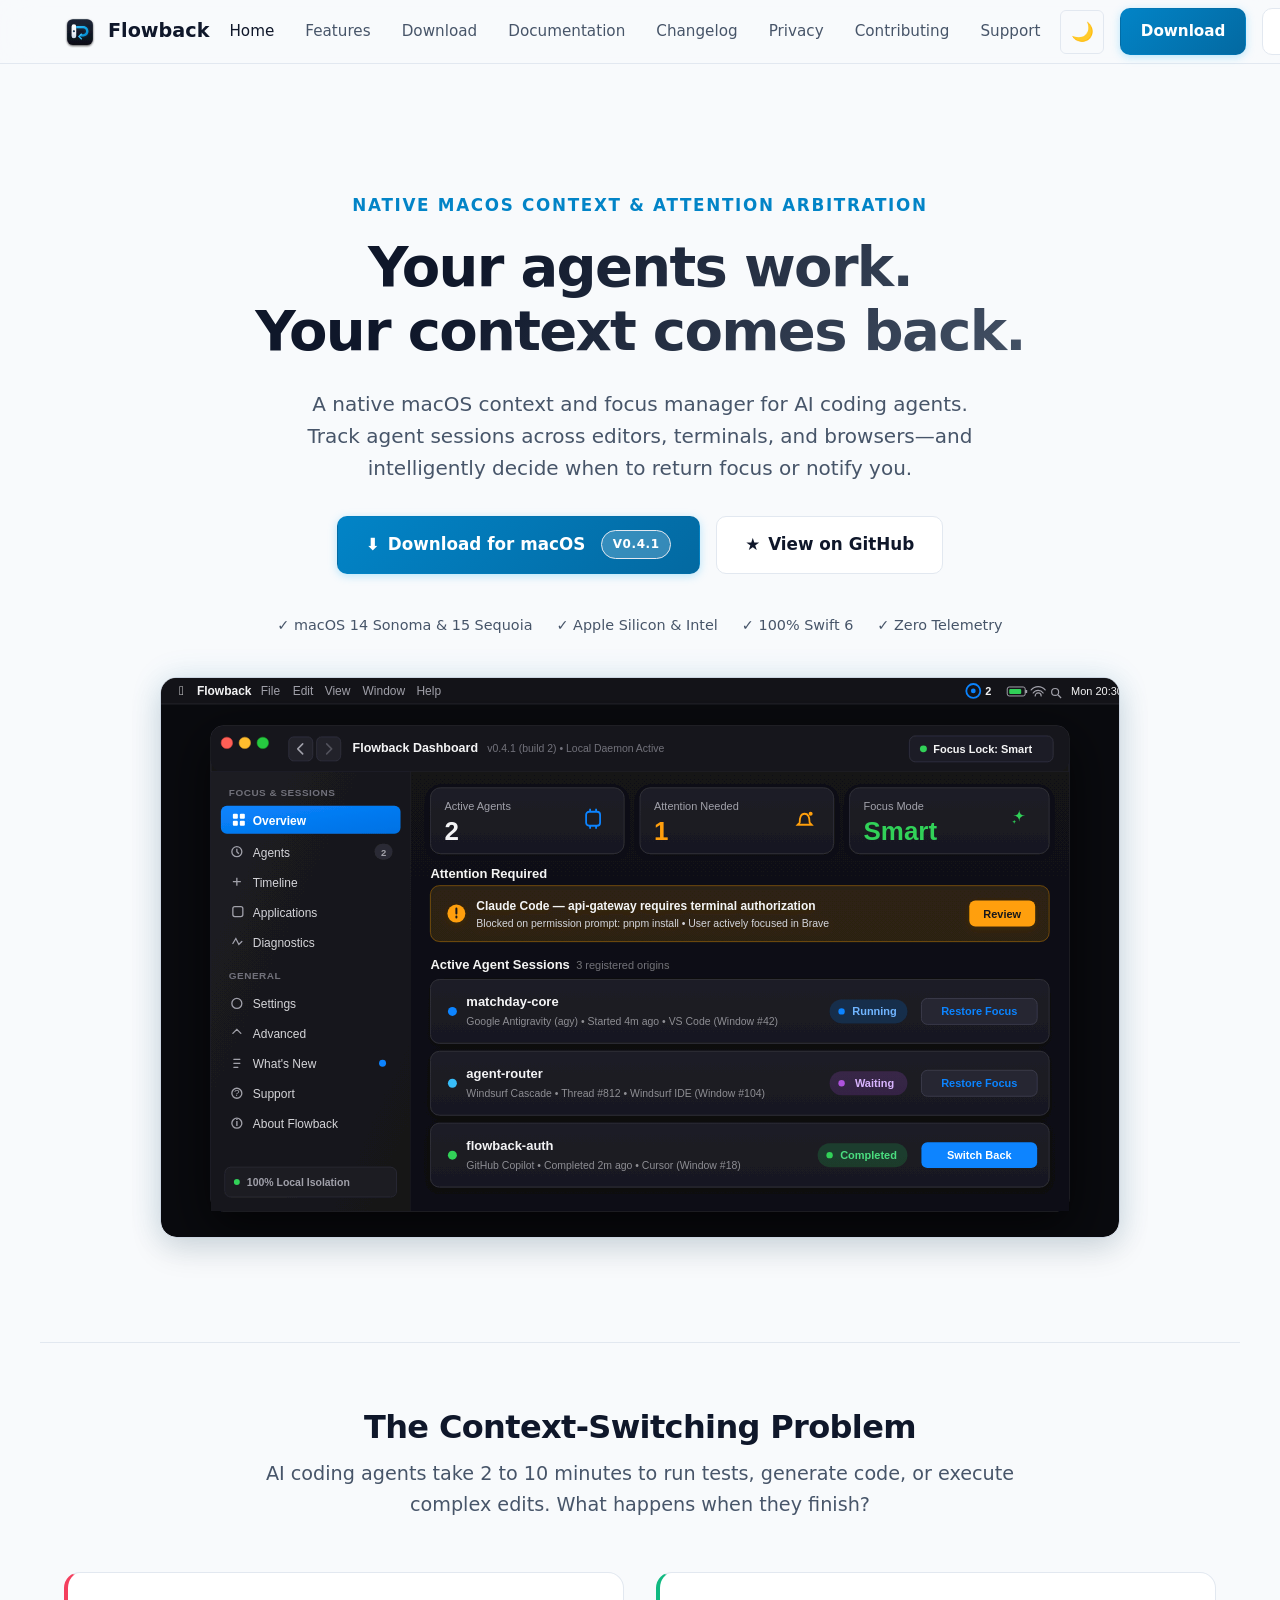
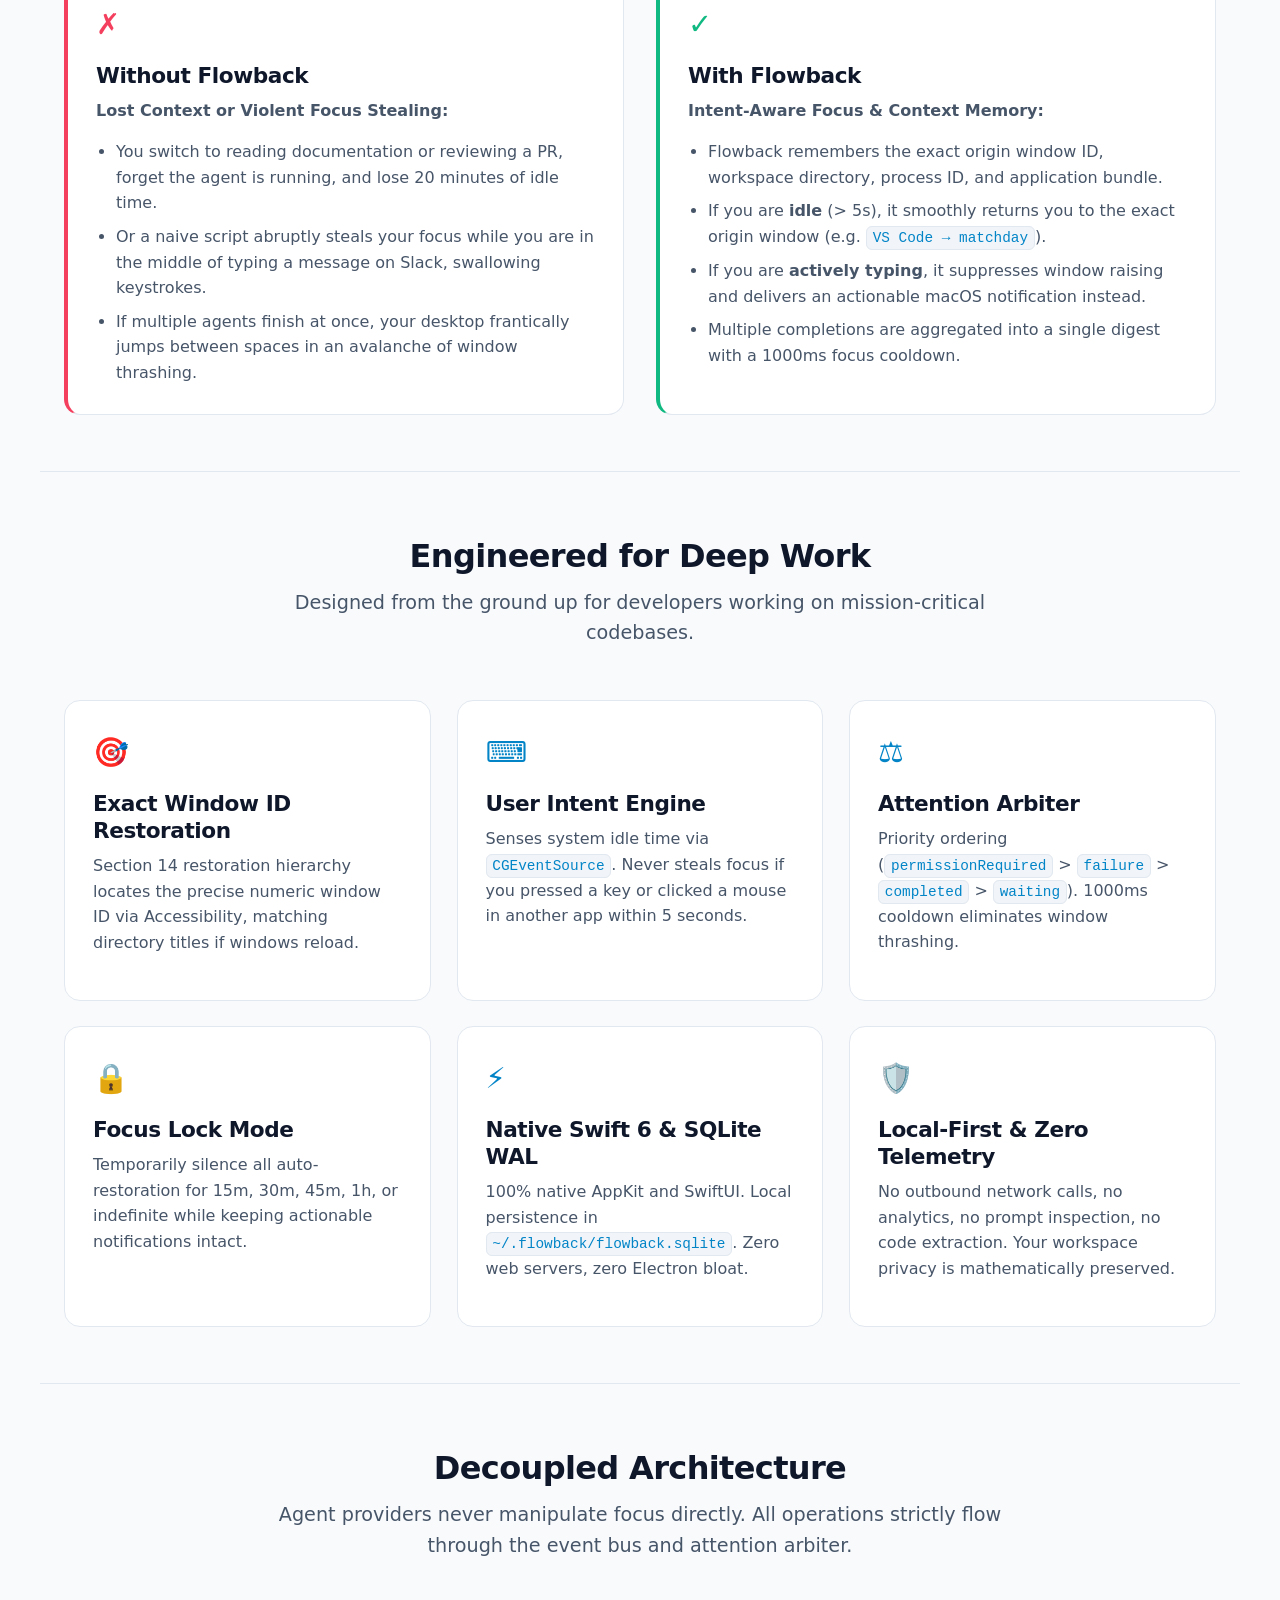
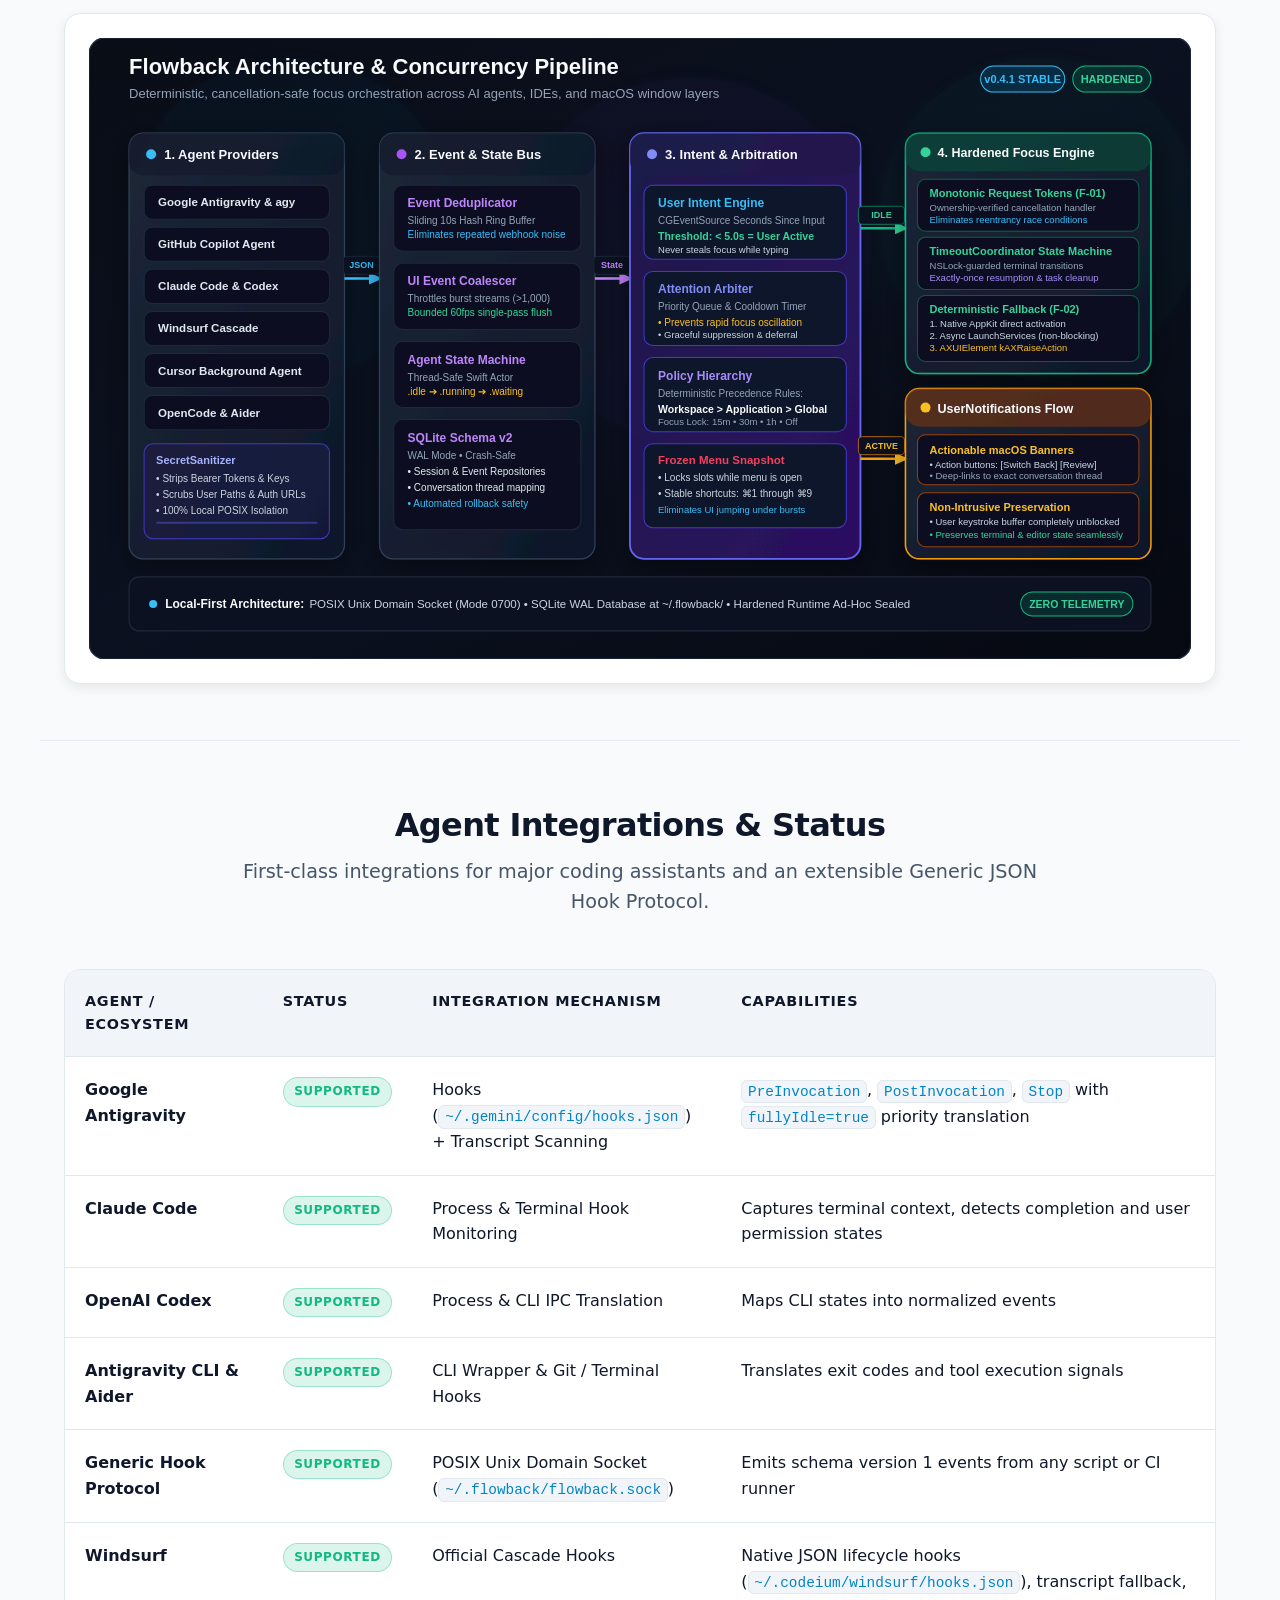
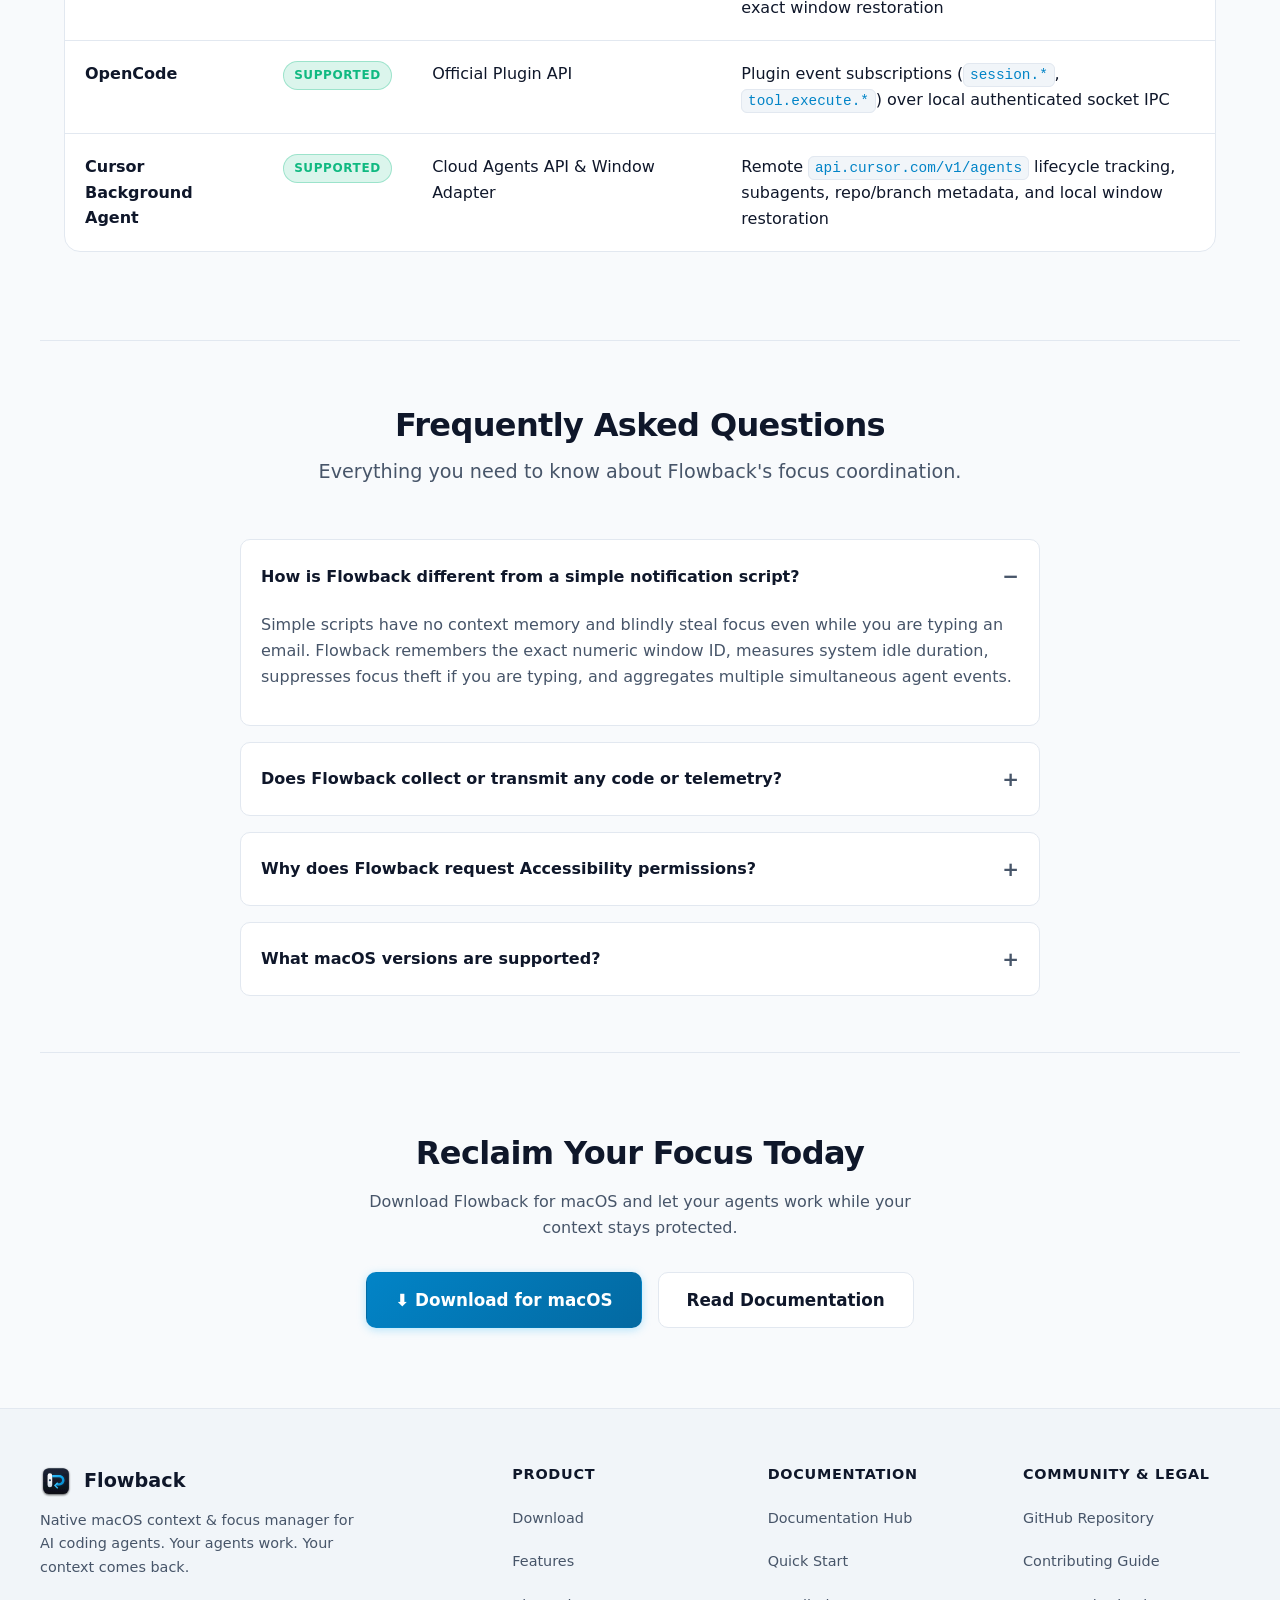
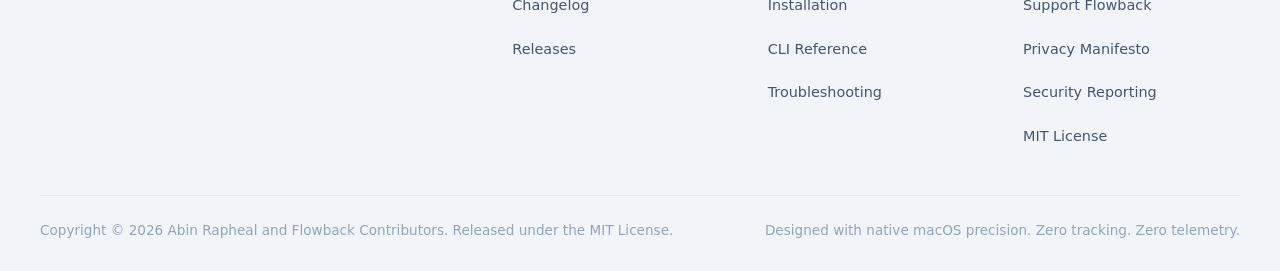
<file: Website/index.html>
<!DOCTYPE html>
<html lang="en" data-theme="dark">
<head>
  <meta charset="UTF-8">
  <meta name="viewport" content="width=device-width, initial-scale=1.0">
  <title>Flowback — Universal macOS AI Agent Context & Focus Manager</title>
  <meta name="description" content="Native macOS context and focus manager for AI coding agents. Track agent sessions, preserve application and workspace context, and intelligently return focus when idle.">
  <link rel="canonical" href="https://rapheljr.github.io/flowback/">
  
  <!-- Open Graph / Facebook -->
  <meta property="og:type" content="website">
  <meta property="og:url" content="https://rapheljr.github.io/flowback/">
  <meta property="og:title" content="Flowback — Your agents work. Your context comes back.">
  <meta property="og:description" content="Native macOS context and focus manager for AI coding agents. Track agent sessions, preserve workspace context, and protect active typing.">
  <meta property="og:image" content="https://rapheljr.github.io/flowback/assets/flowback-banner.svg">

  <!-- Twitter -->
  <meta property="twitter:card" content="summary_large_image">
  <meta property="twitter:url" content="https://rapheljr.github.io/flowback/">
  <meta property="twitter:title" content="Flowback — Context & Focus Manager for macOS AI Agents">
  <meta property="twitter:description" content="Never lose your coding context when AI agents finish. Native Swift 6, local SQLite WAL, zero telemetry.">
  <meta property="twitter:image" content="https://rapheljr.github.io/flowback/assets/flowback-banner.svg">

  <link rel="icon" type="image/svg+xml" href="assets/flowback-icon.svg">
  <link rel="stylesheet" href="css/main.css">
</head>
<body>
  <a href="#main" class="skip-link">Skip to main content</a>

  <!-- Navigation Bar -->
  <header class="site-header">
    <div class="header-container">
      <a href="./" class="brand" aria-label="Flowback Home">
        <img src="assets/flowback-icon.svg" alt="Flowback Logo" class="brand-icon">
        <span>Flowback</span>
      </a>

      <nav aria-label="Primary Navigation">
        <ul class="nav-links" id="navLinks">
          <li><a href="./" class="active">Home</a></li>
          <li><a href="features/">Features</a></li>
          <li><a href="download/">Download</a></li>
          <li><a href="docs/">Documentation</a></li>
          <li><a href="changelog/">Changelog</a></li>
          <li><a href="privacy/">Privacy</a></li>
          <li><a href="contributing/">Contributing</a></li>
          <li><a href="support/">Support</a></li>
          <li class="mobile-nav-actions">
            <a href="download/" class="btn btn-primary">⬇️ Download for macOS</a>
            <a href="https://github.com/rapheljr/flowback" class="btn btn-secondary" target="_blank" rel="noopener noreferrer">★ View on GitHub</a>
          </li>
        </ul>
      </nav>

      <div class="nav-actions">
        <button class="theme-toggle" id="themeToggle" title="Toggle color theme" aria-label="Toggle theme">☀️</button>
        <a href="download/" class="btn btn-primary header-cta" id="headerDownloadBtn">Download</a>
        <a href="https://github.com/rapheljr/flowback" class="btn btn-secondary header-cta" target="_blank" rel="noopener noreferrer">GitHub</a>
        <button class="mobile-menu-btn" id="mobileMenuBtn" aria-label="Toggle navigation menu" aria-expanded="false" aria-controls="navLinks">☰</button>
      </div>
    </div>
  </header>

  <!-- Hero Section -->
  <main id="main">
    <section class="hero">
      <div class="container">
        <div class="hero-tagline">Native macOS Context &amp; Attention Arbitration</div>
        <h1>Your agents work.<br>Your context comes back.</h1>
        <p>A native macOS context and focus manager for AI coding agents. Track agent sessions across editors, terminals, and browsers—and intelligently decide when to return focus or notify you.</p>
        
        <div class="hero-actions">
          <a href="download/" class="btn btn-primary btn-lg" id="heroPrimaryDownloadBtn">
            <span>⬇️</span> Download for macOS <span class="badge badge-neutral" style="margin-left: 0.5rem; color: #fff; background: rgba(255,255,255,0.2);">v0.4.1</span>
          </a>
          <a href="https://github.com/rapheljr/flowback" class="btn btn-secondary btn-lg" target="_blank" rel="noopener noreferrer">
            <span>★</span> View on GitHub
          </a>
        </div>

        <div class="hero-highlights">
          <span>✓ macOS 14 Sonoma &amp; 15 Sequoia</span>
          <span>✓ Apple Silicon &amp; Intel</span>
          <span>✓ 100% Swift 6</span>
          <span>✓ Zero Telemetry</span>
        </div>

        <!-- Real UI Demonstration Preview -->
        <div class="hero-preview">
          <img src="assets/dashboard-preview.svg" alt="Flowback Menu Bar Status Item and SwiftUI Dashboard Interface" width="960" height="540">
        </div>
      </div>
    </section>

    <!-- The Problem Section -->
    <section class="container" style="border-top: 1px solid var(--border-subtle); padding-top: 4rem;">
      <div class="page-header">
        <h2>The Context-Switching Problem</h2>
        <p>AI coding agents take 2 to 10 minutes to run tests, generate code, or execute complex edits. What happens when they finish?</p>
      </div>

      <div class="grid-2">
        <div class="card" style="border-left: 4px solid var(--accent-rose);">
          <div class="card-icon" style="color: var(--accent-rose);">✗</div>
          <h3>Without Flowback</h3>
          <p><strong>Lost Context or Violent Focus Stealing:</strong></p>
          <ul style="margin-left: 1.25rem; color: var(--text-secondary); display: flex; flex-direction: column; gap: 0.5rem;">
            <li>You switch to reading documentation or reviewing a PR, forget the agent is running, and lose 20 minutes of idle time.</li>
            <li>Or a naive script abruptly steals your focus while you are in the middle of typing a message on Slack, swallowing keystrokes.</li>
            <li>If multiple agents finish at once, your desktop frantically jumps between spaces in an avalanche of window thrashing.</li>
          </ul>
        </div>

        <div class="card" style="border-left: 4px solid var(--accent-emerald);">
          <div class="card-icon" style="color: var(--accent-emerald);">✓</div>
          <h3>With Flowback</h3>
          <p><strong>Intent-Aware Focus &amp; Context Memory:</strong></p>
          <ul style="margin-left: 1.25rem; color: var(--text-secondary); display: flex; flex-direction: column; gap: 0.5rem;">
            <li>Flowback remembers the exact origin window ID, workspace directory, process ID, and application bundle.</li>
            <li>If you are <strong>idle</strong> (&gt; 5s), it smoothly returns you to the exact origin window (e.g. <code>VS Code → matchday</code>).</li>
            <li>If you are <strong>actively typing</strong>, it suppresses window raising and delivers an actionable macOS notification instead.</li>
            <li>Multiple completions are aggregated into a single digest with a 1000ms focus cooldown.</li>
          </ul>
        </div>
      </div>
    </section>

    <!-- Core Features Grid -->
    <section class="container" style="border-top: 1px solid var(--border-subtle); padding-top: 4rem;">
      <div class="page-header">
        <h2>Engineered for Deep Work</h2>
        <p>Designed from the ground up for developers working on mission-critical codebases.</p>
      </div>

      <div class="grid-3">
        <div class="card">
          <div class="card-icon">🎯</div>
          <h3>Exact Window ID Restoration</h3>
          <p>Section 14 restoration hierarchy locates the precise numeric window ID via Accessibility, matching directory titles if windows reload.</p>
        </div>

        <div class="card">
          <div class="card-icon">⌨️</div>
          <h3>User Intent Engine</h3>
          <p>Senses system idle time via <code>CGEventSource</code>. Never steals focus if you pressed a key or clicked a mouse in another app within 5 seconds.</p>
        </div>

        <div class="card">
          <div class="card-icon">⚖️</div>
          <h3>Attention Arbiter</h3>
          <p>Priority ordering (<code>permissionRequired</code> &gt; <code>failure</code> &gt; <code>completed</code> &gt; <code>waiting</code>). 1000ms cooldown eliminates window thrashing.</p>
        </div>

        <div class="card">
          <div class="card-icon">🔒</div>
          <h3>Focus Lock Mode</h3>
          <p>Temporarily silence all auto-restoration for 15m, 30m, 45m, 1h, or indefinite while keeping actionable notifications intact.</p>
        </div>

        <div class="card">
          <div class="card-icon">⚡</div>
          <h3>Native Swift 6 &amp; SQLite WAL</h3>
          <p>100% native AppKit and SwiftUI. Local persistence in <code>~/.flowback/flowback.sqlite</code>. Zero web servers, zero Electron bloat.</p>
        </div>

        <div class="card">
          <div class="card-icon">🛡️</div>
          <h3>Local-First &amp; Zero Telemetry</h3>
          <p>No outbound network calls, no analytics, no prompt inspection, no code extraction. Your workspace privacy is mathematically preserved.</p>
        </div>
      </div>
    </section>

    <!-- How It Works Architecture -->
    <section class="container" style="border-top: 1px solid var(--border-subtle); padding-top: 4rem;">
      <div class="page-header">
        <h2>Decoupled Architecture</h2>
        <p>Agent providers never manipulate focus directly. All operations strictly flow through the event bus and attention arbiter.</p>
      </div>

      <div style="background-color: var(--bg-card); border: 1px solid var(--border-subtle); border-radius: var(--radius-lg); padding: 1.5rem; overflow: hidden; box-shadow: var(--shadow-md);">
        <img src="assets/architecture-diagram.svg" alt="Flowback Architectural Dataflow Diagram" style="width: 100%; height: auto; display: block;">
      </div>
    </section>

    <!-- Supported Agents Matrix -->
    <section class="container" style="border-top: 1px solid var(--border-subtle); padding-top: 4rem;">
      <div class="page-header">
        <h2>Agent Integrations &amp; Status</h2>
        <p>First-class integrations for major coding assistants and an extensible Generic JSON Hook Protocol.</p>
      </div>

      <div class="table-container" tabindex="0" role="region" aria-label="Supported agent integrations matrix">
        <table>
          <thead>
            <tr>
              <th>Agent / Ecosystem</th>
              <th>Status</th>
              <th>Integration Mechanism</th>
              <th>Capabilities</th>
            </tr>
          </thead>
          <tbody>
            <tr>
              <td><strong>Google Antigravity</strong></td>
              <td><span class="badge badge-supported">Supported</span></td>
              <td>Hooks (<code>~/.gemini/config/hooks.json</code>) + Transcript Scanning</td>
              <td><code>PreInvocation</code>, <code>PostInvocation</code>, <code>Stop</code> with <code>fullyIdle=true</code> priority translation</td>
            </tr>
            <tr>
              <td><strong>Claude Code</strong></td>
              <td><span class="badge badge-supported">Supported</span></td>
              <td>Process &amp; Terminal Hook Monitoring</td>
              <td>Captures terminal context, detects completion and user permission states</td>
            </tr>
            <tr>
              <td><strong>OpenAI Codex</strong></td>
              <td><span class="badge badge-supported">Supported</span></td>
              <td>Process &amp; CLI IPC Translation</td>
              <td>Maps CLI states into normalized events</td>
            </tr>
            <tr>
              <td><strong>Antigravity CLI &amp; Aider</strong></td>
              <td><span class="badge badge-supported">Supported</span></td>
              <td>CLI Wrapper &amp; Git / Terminal Hooks</td>
              <td>Translates exit codes and tool execution signals</td>
            </tr>
            <tr>
              <td><strong>Generic Hook Protocol</strong></td>
              <td><span class="badge badge-supported">Supported</span></td>
              <td>POSIX Unix Domain Socket (<code>~/.flowback/flowback.sock</code>)</td>
              <td>Emits schema version 1 events from any script or CI runner</td>
            </tr>
            <tr>
              <td><strong>Windsurf</strong></td>
              <td><span class="badge badge-supported">Supported</span></td>
              <td>Official Cascade Hooks</td>
              <td>Native JSON lifecycle hooks (<code>~/.codeium/windsurf/hooks.json</code>), transcript fallback, exact window restoration</td>
            </tr>
            <tr>
              <td><strong>OpenCode</strong></td>
              <td><span class="badge badge-supported">Supported</span></td>
              <td>Official Plugin API</td>
              <td>Plugin event subscriptions (<code>session.*</code>, <code>tool.execute.*</code>) over local authenticated socket IPC</td>
            </tr>
            <tr>
              <td><strong>Cursor Background Agent</strong></td>
              <td><span class="badge badge-supported">Supported</span></td>
              <td>Cloud Agents API &amp; Window Adapter</td>
              <td>Remote <code>api.cursor.com/v1/agents</code> lifecycle tracking, subagents, repo/branch metadata, and local window restoration</td>
            </tr>
          </tbody>
        </table>
      </div>
    </section>

    <!-- FAQ Section -->
    <section class="container" style="border-top: 1px solid var(--border-subtle); padding-top: 4rem;">
      <div class="page-header">
        <h2>Frequently Asked Questions</h2>
        <p>Everything you need to know about Flowback's focus coordination.</p>
      </div>

      <div class="faq-list">
        <div class="faq-item active">
          <div class="faq-question">How is Flowback different from a simple notification script?</div>
          <div class="faq-answer">
            <p>Simple scripts have no context memory and blindly steal focus even while you are typing an email. Flowback remembers the exact numeric window ID, measures system idle duration, suppresses focus theft if you are typing, and aggregates multiple simultaneous agent events.</p>
          </div>
        </div>

        <div class="faq-item">
          <div class="faq-question">Does Flowback collect or transmit any code or telemetry?</div>
          <div class="faq-answer">
            <p>No. Flowback operates completely offline. It opens zero network sockets, makes zero telemetry requests, and stores only structural window metadata locally in SQLite at <code>~/.flowback/flowback.sqlite</code>.</p>
          </div>
        </div>

        <div class="faq-item">
          <div class="faq-question">Why does Flowback request Accessibility permissions?</div>
          <div class="faq-answer">
            <p>macOS requires Accessibility (<code>AXUIElement</code>) to query window titles and raise specific background windows. Without it, Flowback falls back to application-level switching via <code>NSWorkspace</code>.</p>
          </div>
        </div>

        <div class="faq-item">
          <div class="faq-question">What macOS versions are supported?</div>
          <div class="faq-answer">
            <p>macOS 14.0 (Sonoma) and macOS 15.0 (Sequoia) or newer on both Apple Silicon (M1/M2/M3/M4) and Intel x86_64.</p>
          </div>
        </div>
      </div>
    </section>

    <!-- Final CTA -->
    <section class="container" style="text-align: center; padding: 5rem 1.5rem; border-top: 1px solid var(--border-subtle);">
      <h2>Reclaim Your Focus Today</h2>
      <p style="max-width: 600px; margin: 1rem auto 2rem auto;">Download Flowback for macOS and let your agents work while your context stays protected.</p>
      <div style="display: flex; justify-content: center; gap: 1rem; flex-wrap: wrap;">
        <a href="download/" class="btn btn-primary btn-lg" id="footerDownloadBtn">⬇️ Download for macOS</a>
        <a href="docs/" class="btn btn-secondary btn-lg">Read Documentation</a>
      </div>
    </section>
  </main>

  <!-- Footer -->
  <footer class="site-footer">
    <div class="footer-container">
      <div class="footer-brand">
        <div class="brand">
          <img src="assets/flowback-icon.svg" alt="Flowback" class="brand-icon">
          <span>Flowback</span>
        </div>
        <p>Native macOS context &amp; focus manager for AI coding agents. Your agents work. Your context comes back.</p>
      </div>

      <div class="footer-col">
        <h4>Product</h4>
        <ul>
          <li><a href="download/">Download</a></li>
          <li><a href="features/">Features</a></li>
          <li><a href="changelog/">Changelog</a></li>
          <li><a href="https://github.com/rapheljr/flowback/releases" target="_blank" rel="noopener noreferrer">Releases</a></li>
        </ul>
      </div>

      <div class="footer-col">
        <h4>Documentation</h4>
        <ul>
          <li><a href="docs/">Documentation Hub</a></li>
          <li><a href="docs/#quickstart">Quick Start</a></li>
          <li><a href="docs/#installation">Installation</a></li>
          <li><a href="docs/#cli">CLI Reference</a></li>
          <li><a href="docs/#troubleshooting">Troubleshooting</a></li>
        </ul>
      </div>

      <div class="footer-col">
        <h4>Community &amp; Legal</h4>
        <ul>
          <li><a href="https://github.com/rapheljr/flowback" target="_blank" rel="noopener noreferrer">GitHub Repository</a></li>
          <li><a href="contributing/">Contributing Guide</a></li>
          <li><a href="support/">Support Flowback</a></li>
          <li><a href="privacy/">Privacy Manifesto</a></li>
          <li><a href="https://github.com/rapheljr/flowback/security/advisories/new" target="_blank" rel="noopener noreferrer">Security Reporting</a></li>
          <li><a href="https://github.com/rapheljr/flowback/blob/main/LICENSE" target="_blank" rel="noopener noreferrer">MIT License</a></li>
        </ul>
      </div>
    </div>

    <div class="footer-bottom">
      <div>Copyright &copy; 2026 Abin Rapheal and Flowback Contributors. Released under the MIT License.</div>
      <div>Designed with native macOS precision. Zero tracking. Zero telemetry.</div>
    </div>
  </footer>

  <script src="js/main.js"></script>
</body>
</html>
</file>
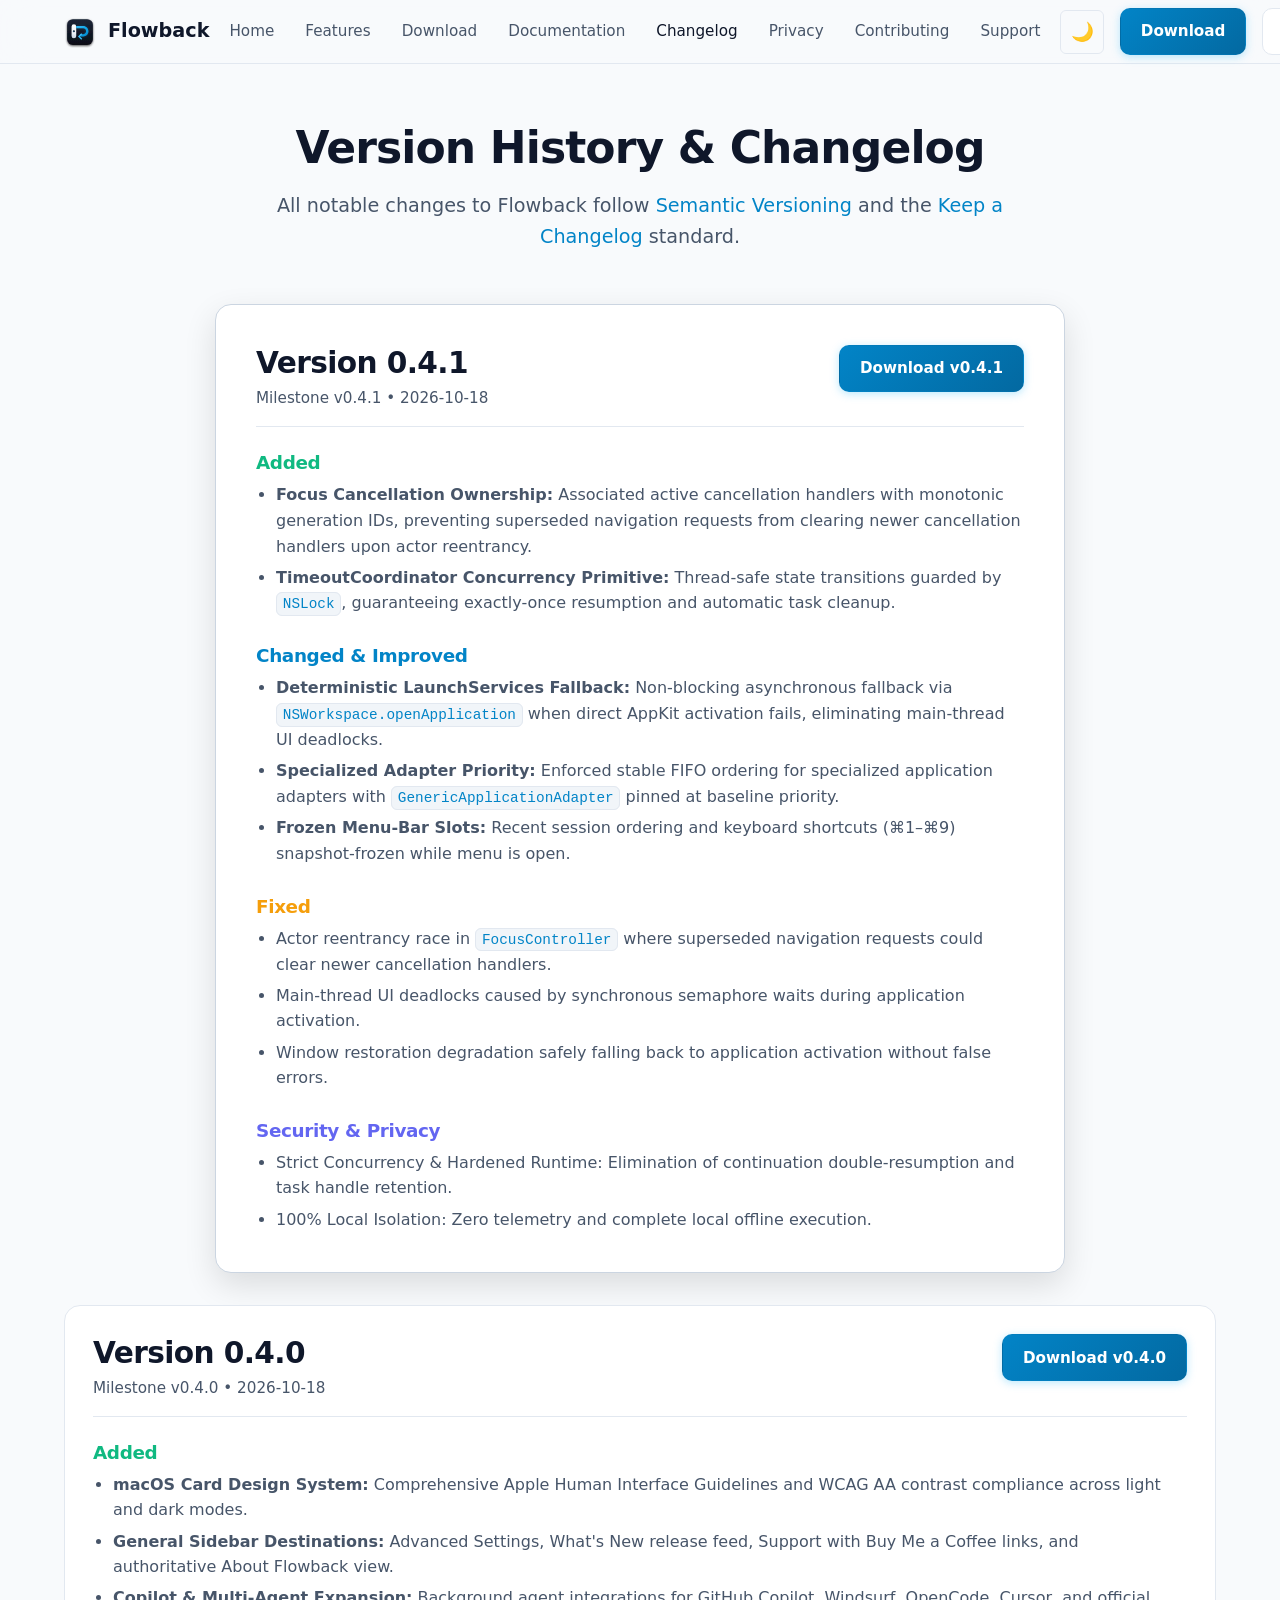
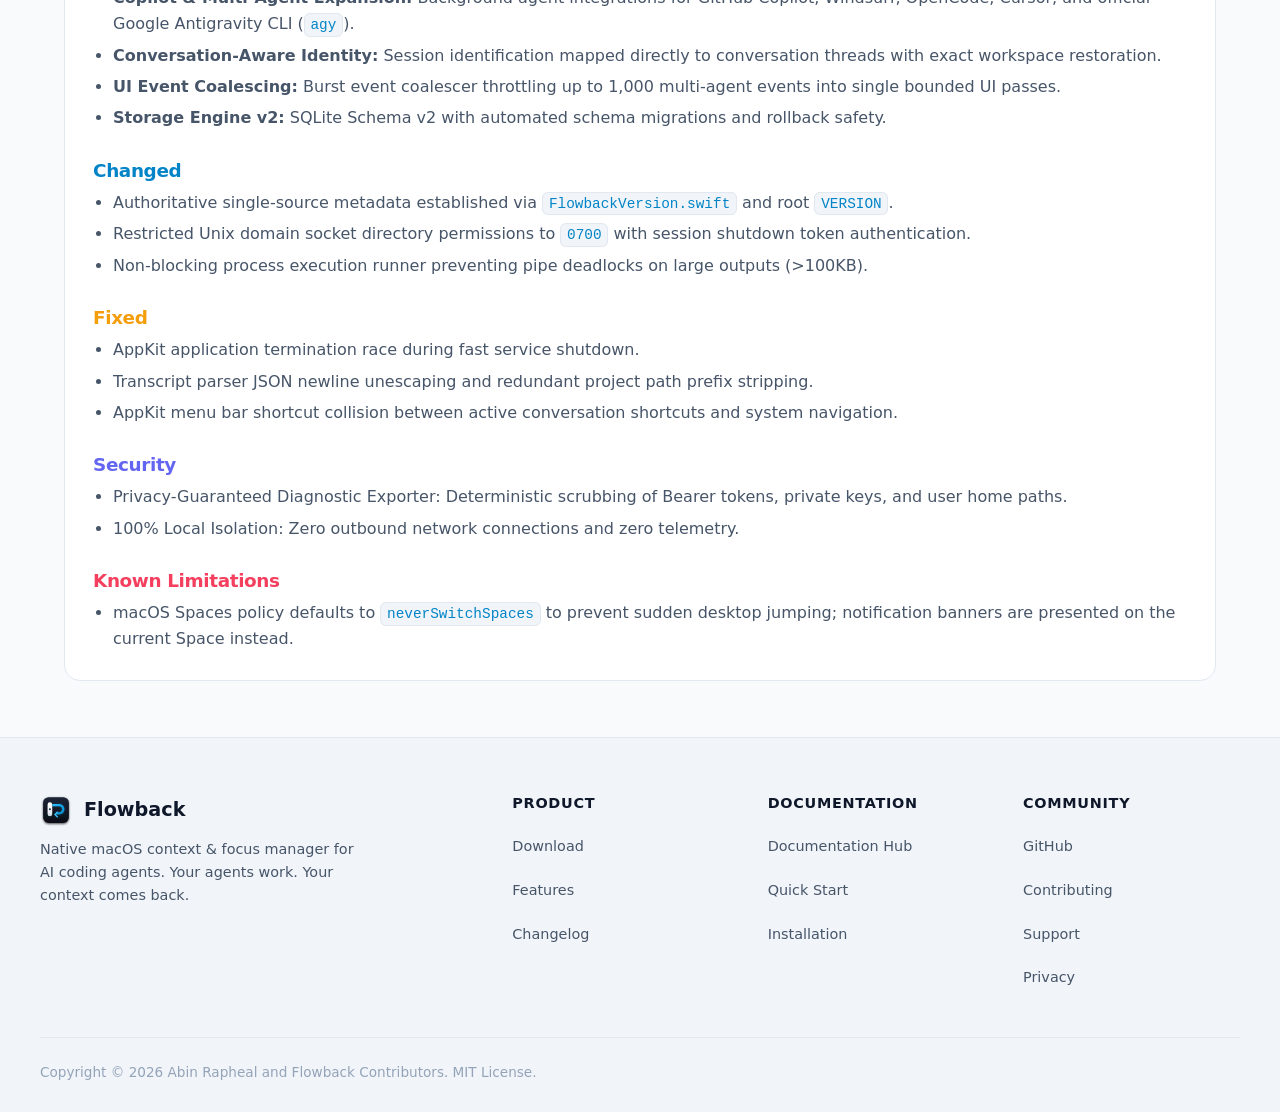
<file: Website/changelog/index.html>
<!DOCTYPE html>
<html lang="en" data-theme="dark">
<head>
  <meta charset="UTF-8">
  <meta name="viewport" content="width=device-width, initial-scale=1.0">
  <title>Changelog — Flowback Version History & Release Notes</title>
  <meta name="description" content="Detailed release history and changelog for Flowback macOS focus manager: new features, bug fixes, performance improvements, and known limitations.">
  <link rel="canonical" href="https://rapheljr.github.io/flowback/changelog/">
  
  <meta property="og:type" content="website">
  <meta property="og:url" content="https://rapheljr.github.io/flowback/changelog/">
  <meta property="og:title" content="Flowback Changelog & Release Notes">
  <meta property="og:description" content="Track every versioned release of Flowback for macOS.">
  <meta property="og:image" content="https://rapheljr.github.io/flowback/assets/flowback-banner.svg">

  <link rel="icon" type="image/svg+xml" href="../assets/flowback-icon.svg">
  <link rel="stylesheet" href="../css/main.css">
</head>
<body>
  <a href="#main" class="skip-link">Skip to main content</a>

  <!-- Navigation Bar -->
  <header class="site-header">
    <div class="header-container">
      <a href="../" class="brand" aria-label="Flowback Home">
        <img src="../assets/flowback-icon.svg" alt="Flowback Logo" class="brand-icon">
        <span>Flowback</span>
      </a>

      <nav aria-label="Primary Navigation">
        <ul class="nav-links" id="navLinks">
          <li><a href="../">Home</a></li>
          <li><a href="../features/">Features</a></li>
          <li><a href="../download/">Download</a></li>
          <li><a href="../docs/">Documentation</a></li>
          <li><a href="./" class="active">Changelog</a></li>
          <li><a href="../privacy/">Privacy</a></li>
          <li><a href="../contributing/">Contributing</a></li>
          <li><a href="../support/">Support</a></li>
          <li class="mobile-nav-actions">
            <a href="../download/" class="btn btn-primary">⬇️ Download for macOS</a>
            <a href="https://github.com/rapheljr/flowback" class="btn btn-secondary" target="_blank" rel="noopener noreferrer">★ View on GitHub</a>
          </li>
        </ul>
      </nav>

      <div class="nav-actions">
        <button class="theme-toggle" id="themeToggle" title="Toggle color theme" aria-label="Toggle theme">☀️</button>
        <a href="../download/" class="btn btn-primary header-cta">Download</a>
        <a href="https://github.com/rapheljr/flowback" class="btn btn-secondary header-cta" target="_blank" rel="noopener noreferrer">GitHub</a>
        <button class="mobile-menu-btn" id="mobileMenuBtn" aria-label="Toggle navigation menu" aria-expanded="false" aria-controls="navLinks">☰</button>
      </div>
    </div>
  </header>

  <main id="main" class="container">
    <div class="page-header">
      <h1>Version History &amp; Changelog</h1>
      <p>All notable changes to Flowback follow <a href="https://semver.org/" target="_blank" rel="noopener noreferrer">Semantic Versioning</a> and the <a href="https://keepachangelog.com/" target="_blank" rel="noopener noreferrer">Keep a Changelog</a> standard.</p>
    </div>

    <!-- Release Entry: v0.4.1 -->
    <article class="card card-featured" style="margin-bottom: 2rem;">
      <div style="display: flex; justify-content: space-between; align-items: baseline; flex-wrap: wrap; gap: 1rem; margin-bottom: 1.5rem; border-bottom: 1px solid var(--border-subtle); padding-bottom: 1rem;">
        <div>
          <h2 style="margin: 0; font-size: 1.85rem;">Version 0.4.1</h2>
          <div style="color: var(--text-secondary); font-size: 0.95rem; margin-top: 0.25rem;">Milestone v0.4.1 • 2026-10-18</div>
        </div>
        <div>
          <a href="../download/" class="btn btn-primary">Download v0.4.1</a>
        </div>
      </div>

      <div style="display: flex; flex-direction: column; gap: 1.75rem;">
        <!-- Added -->
        <div>
          <h3 style="color: var(--accent-emerald); font-size: 1.15rem; margin-bottom: 0.5rem;">Added</h3>
          <ul style="margin-left: 1.25rem; color: var(--text-secondary); display: flex; flex-direction: column; gap: 0.35rem;">
            <li><strong>Focus Cancellation Ownership:</strong> Associated active cancellation handlers with monotonic generation IDs, preventing superseded navigation requests from clearing newer cancellation handlers upon actor reentrancy.</li>
            <li><strong>TimeoutCoordinator Concurrency Primitive:</strong> Thread-safe state transitions guarded by <code>NSLock</code>, guaranteeing exactly-once resumption and automatic task cleanup.</li>
          </ul>
        </div>

        <!-- Changed & Improved -->
        <div>
          <h3 style="color: var(--accent-cyan); font-size: 1.15rem; margin-bottom: 0.5rem;">Changed &amp; Improved</h3>
          <ul style="margin-left: 1.25rem; color: var(--text-secondary); display: flex; flex-direction: column; gap: 0.35rem;">
            <li><strong>Deterministic LaunchServices Fallback:</strong> Non-blocking asynchronous fallback via <code>NSWorkspace.openApplication</code> when direct AppKit activation fails, eliminating main-thread UI deadlocks.</li>
            <li><strong>Specialized Adapter Priority:</strong> Enforced stable FIFO ordering for specialized application adapters with <code>GenericApplicationAdapter</code> pinned at baseline priority.</li>
            <li><strong>Frozen Menu-Bar Slots:</strong> Recent session ordering and keyboard shortcuts (⌘1–⌘9) snapshot-frozen while menu is open.</li>
          </ul>
        </div>

        <!-- Fixed -->
        <div>
          <h3 style="color: var(--accent-amber); font-size: 1.15rem; margin-bottom: 0.5rem;">Fixed</h3>
          <ul style="margin-left: 1.25rem; color: var(--text-secondary); display: flex; flex-direction: column; gap: 0.35rem;">
            <li>Actor reentrancy race in <code>FocusController</code> where superseded navigation requests could clear newer cancellation handlers.</li>
            <li>Main-thread UI deadlocks caused by synchronous semaphore waits during application activation.</li>
            <li>Window restoration degradation safely falling back to application activation without false errors.</li>
          </ul>
        </div>

        <!-- Security -->
        <div>
          <h3 style="color: var(--accent-indigo); font-size: 1.15rem; margin-bottom: 0.5rem;">Security &amp; Privacy</h3>
          <ul style="margin-left: 1.25rem; color: var(--text-secondary); display: flex; flex-direction: column; gap: 0.35rem;">
            <li>Strict Concurrency &amp; Hardened Runtime: Elimination of continuation double-resumption and task handle retention.</li>
            <li>100% Local Isolation: Zero telemetry and complete local offline execution.</li>
          </ul>
        </div>
      </div>
    </article>

    <!-- Release Entry: v0.4.0 -->
    <article class="card">
      <div style="display: flex; justify-content: space-between; align-items: baseline; flex-wrap: wrap; gap: 1rem; margin-bottom: 1.5rem; border-bottom: 1px solid var(--border-subtle); padding-bottom: 1rem;">
        <div>
          <h2 style="margin: 0; font-size: 1.85rem;">Version 0.4.0</h2>
          <div style="color: var(--text-secondary); font-size: 0.95rem; margin-top: 0.25rem;">Milestone v0.4.0 • 2026-10-18</div>
        </div>
        <div>
          <a href="../download/" class="btn btn-primary">Download v0.4.0</a>
        </div>
      </div>

      <div style="display: flex; flex-direction: column; gap: 1.75rem;">
        <!-- Added -->
        <div>
          <h3 style="color: var(--accent-emerald); font-size: 1.15rem; margin-bottom: 0.5rem;">Added</h3>
          <ul style="margin-left: 1.25rem; color: var(--text-secondary); display: flex; flex-direction: column; gap: 0.35rem;">
            <li><strong>macOS Card Design System:</strong> Comprehensive Apple Human Interface Guidelines and WCAG AA contrast compliance across light and dark modes.</li>
            <li><strong>General Sidebar Destinations:</strong> Advanced Settings, What's New release feed, Support with Buy Me a Coffee links, and authoritative About Flowback view.</li>
            <li><strong>Copilot &amp; Multi-Agent Expansion:</strong> Background agent integrations for GitHub Copilot, Windsurf, OpenCode, Cursor, and official Google Antigravity CLI (<code>agy</code>).</li>
            <li><strong>Conversation-Aware Identity:</strong> Session identification mapped directly to conversation threads with exact workspace restoration.</li>
            <li><strong>UI Event Coalescing:</strong> Burst event coalescer throttling up to 1,000 multi-agent events into single bounded UI passes.</li>
            <li><strong>Storage Engine v2:</strong> SQLite Schema v2 with automated schema migrations and rollback safety.</li>
          </ul>
        </div>

        <!-- Changed -->
        <div>
          <h3 style="color: var(--accent-cyan); font-size: 1.15rem; margin-bottom: 0.5rem;">Changed</h3>
          <ul style="margin-left: 1.25rem; color: var(--text-secondary); display: flex; flex-direction: column; gap: 0.35rem;">
            <li>Authoritative single-source metadata established via <code>FlowbackVersion.swift</code> and root <code>VERSION</code>.</li>
            <li>Restricted Unix domain socket directory permissions to <code>0700</code> with session shutdown token authentication.</li>
            <li>Non-blocking process execution runner preventing pipe deadlocks on large outputs (&gt;100KB).</li>
          </ul>
        </div>

        <!-- Fixed -->
        <div>
          <h3 style="color: var(--accent-amber); font-size: 1.15rem; margin-bottom: 0.5rem;">Fixed</h3>
          <ul style="margin-left: 1.25rem; color: var(--text-secondary); display: flex; flex-direction: column; gap: 0.35rem;">
            <li>AppKit application termination race during fast service shutdown.</li>
            <li>Transcript parser JSON newline unescaping and redundant project path prefix stripping.</li>
            <li>AppKit menu bar shortcut collision between active conversation shortcuts and system navigation.</li>
          </ul>
        </div>

        <!-- Security -->
        <div>
          <h3 style="color: var(--accent-indigo); font-size: 1.15rem; margin-bottom: 0.5rem;">Security</h3>
          <ul style="margin-left: 1.25rem; color: var(--text-secondary); display: flex; flex-direction: column; gap: 0.35rem;">
            <li>Privacy-Guaranteed Diagnostic Exporter: Deterministic scrubbing of Bearer tokens, private keys, and user home paths.</li>
            <li>100% Local Isolation: Zero outbound network connections and zero telemetry.</li>
          </ul>
        </div>

        <!-- Known Limitations -->
        <div>
          <h3 style="color: var(--accent-rose); font-size: 1.15rem; margin-bottom: 0.5rem;">Known Limitations</h3>
          <ul style="margin-left: 1.25rem; color: var(--text-secondary); display: flex; flex-direction: column; gap: 0.35rem;">
            <li>macOS Spaces policy defaults to <code>neverSwitchSpaces</code> to prevent sudden desktop jumping; notification banners are presented on the current Space instead.</li>
          </ul>
        </div>
      </div>
    </article>
  </main>

  <!-- Footer -->
  <footer class="site-footer">
    <div class="footer-container">
      <div class="footer-brand">
        <div class="brand">
          <img src="../assets/flowback-icon.svg" alt="Flowback" class="brand-icon">
          <span>Flowback</span>
        </div>
        <p>Native macOS context &amp; focus manager for AI coding agents. Your agents work. Your context comes back.</p>
      </div>
      <div class="footer-col">
        <h4>Product</h4>
        <ul>
          <li><a href="../download/">Download</a></li>
          <li><a href="../features/">Features</a></li>
          <li><a href="./">Changelog</a></li>
        </ul>
      </div>
      <div class="footer-col">
        <h4>Documentation</h4>
        <ul>
          <li><a href="../docs/">Documentation Hub</a></li>
          <li><a href="../docs/#quickstart">Quick Start</a></li>
          <li><a href="../docs/#installation">Installation</a></li>
        </ul>
      </div>
      <div class="footer-col">
        <h4>Community</h4>
        <ul>
          <li><a href="https://github.com/rapheljr/flowback" target="_blank" rel="noopener noreferrer">GitHub</a></li>
          <li><a href="../contributing/">Contributing</a></li>
          <li><a href="../support/">Support</a></li>
          <li><a href="../privacy/">Privacy</a></li>
        </ul>
      </div>
    </div>
    <div class="footer-bottom">
      <div>Copyright &copy; 2026 Abin Rapheal and Flowback Contributors. MIT License.</div>
    </div>
  </footer>

  <script src="../js/main.js"></script>
</body>
</html>
</file>
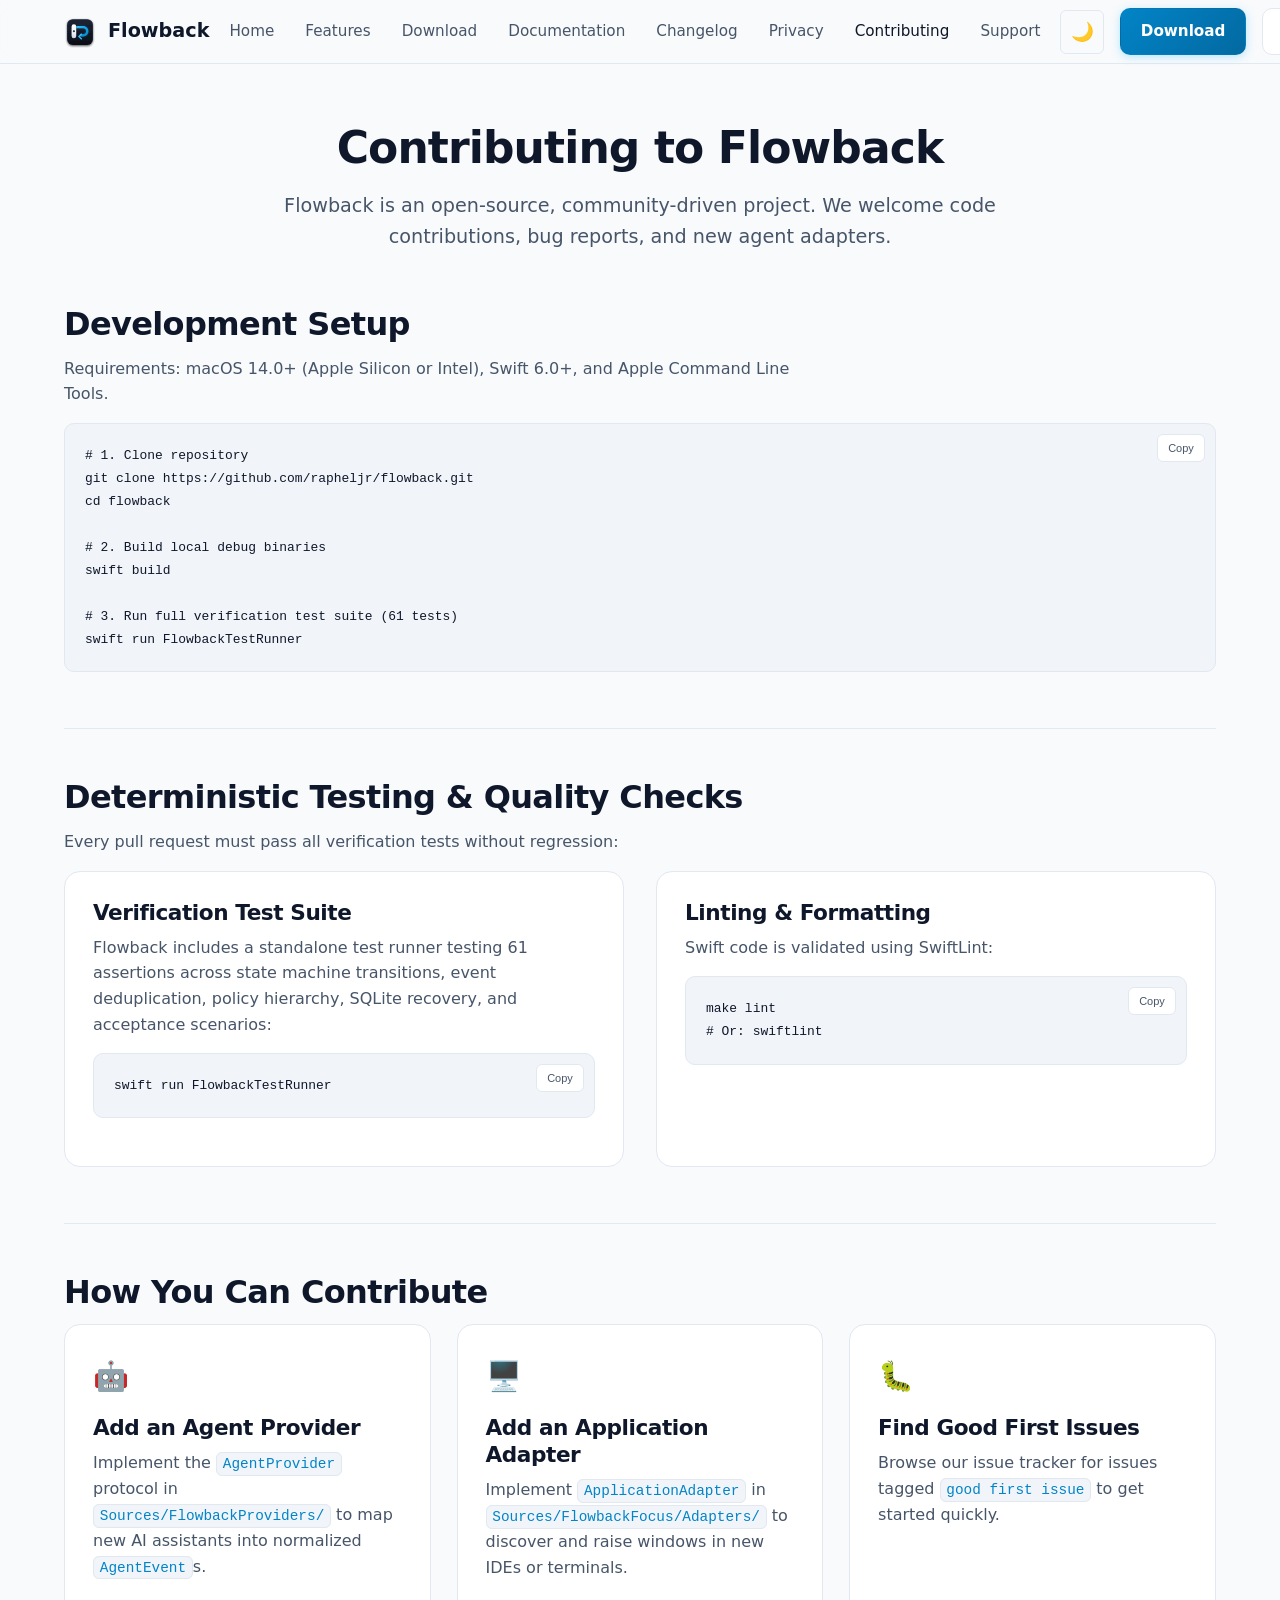
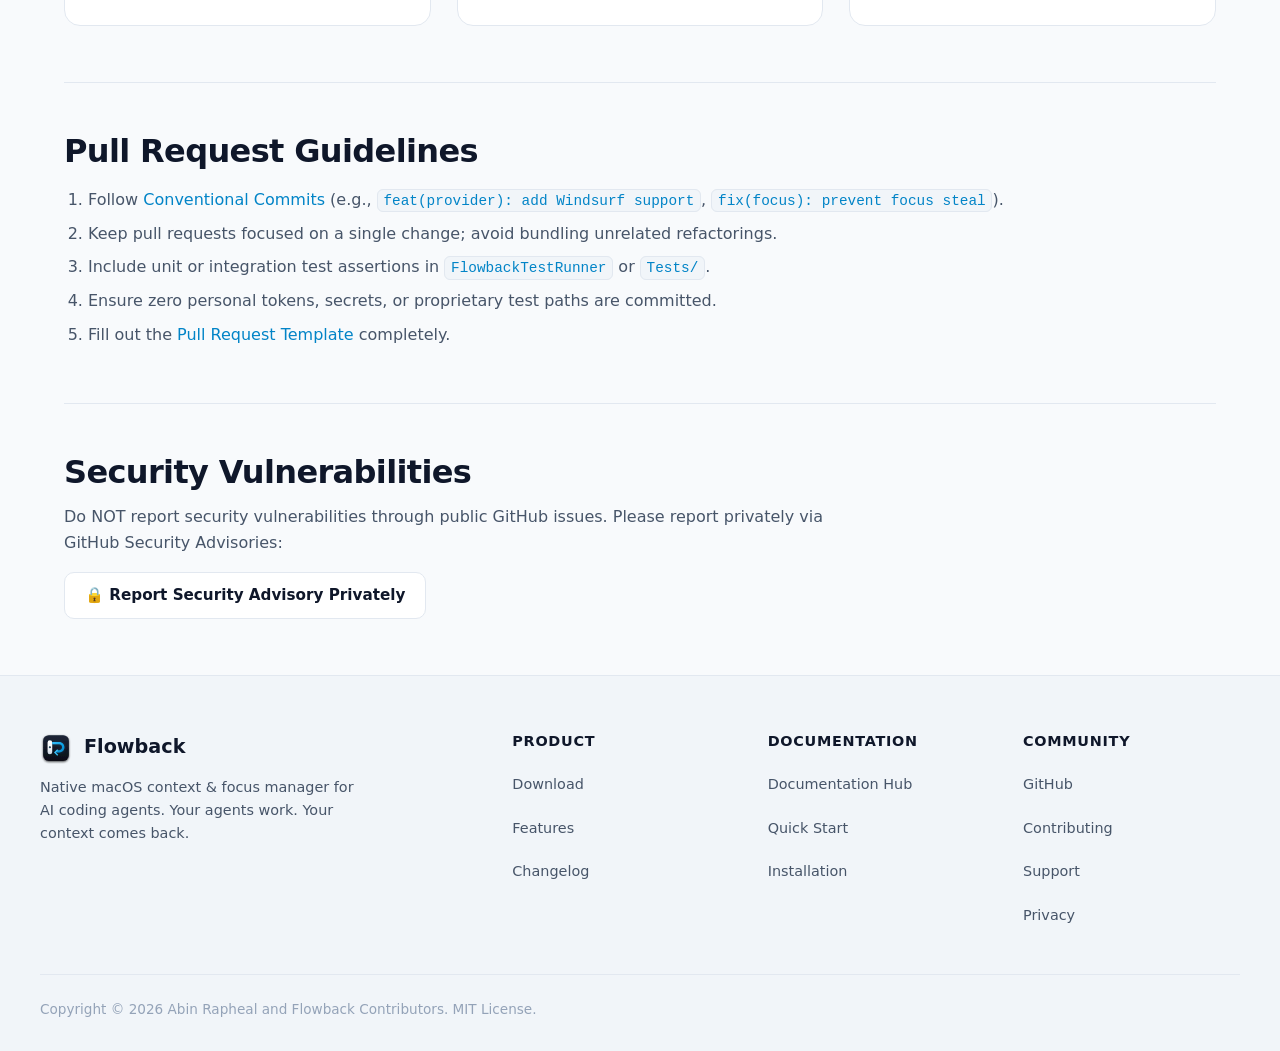
<file: Website/contributing/index.html>
<!DOCTYPE html>
<html lang="en" data-theme="dark">
<head>
  <meta charset="UTF-8">
  <meta name="viewport" content="width=device-width, initial-scale=1.0">
  <title>Contributing to Flowback — Developer Guide & Community Standards</title>
  <meta name="description" content="Learn how to contribute to Flowback: development setup, running tests, adding new agent providers, application adapters, and submitting pull requests.">
  <link rel="canonical" href="https://rapheljr.github.io/flowback/contributing/">
  
  <meta property="og:type" content="website">
  <meta property="og:url" content="https://rapheljr.github.io/flowback/contributing/">
  <meta property="og:title" content="Contributing to Flowback">
  <meta property="og:description" content="Guide for contributors: local builds, testing, architecture rules, and pull request workflows.">
  <meta property="og:image" content="https://rapheljr.github.io/flowback/assets/flowback-banner.svg">

  <link rel="icon" type="image/svg+xml" href="../assets/flowback-icon.svg">
  <link rel="stylesheet" href="../css/main.css">
</head>
<body>
  <a href="#main" class="skip-link">Skip to main content</a>

  <!-- Navigation Bar -->
  <header class="site-header">
    <div class="header-container">
      <a href="../" class="brand" aria-label="Flowback Home">
        <img src="../assets/flowback-icon.svg" alt="Flowback Logo" class="brand-icon">
        <span>Flowback</span>
      </a>

      <nav aria-label="Primary Navigation">
        <ul class="nav-links" id="navLinks">
          <li><a href="../">Home</a></li>
          <li><a href="../features/">Features</a></li>
          <li><a href="../download/">Download</a></li>
          <li><a href="../docs/">Documentation</a></li>
          <li><a href="../changelog/">Changelog</a></li>
          <li><a href="../privacy/">Privacy</a></li>
          <li><a href="./" class="active">Contributing</a></li>
          <li><a href="../support/">Support</a></li>
          <li class="mobile-nav-actions">
            <a href="../download/" class="btn btn-primary">⬇️ Download for macOS</a>
            <a href="https://github.com/rapheljr/flowback" class="btn btn-secondary" target="_blank" rel="noopener noreferrer">★ View on GitHub</a>
          </li>
        </ul>
      </nav>

      <div class="nav-actions">
        <button class="theme-toggle" id="themeToggle" title="Toggle color theme" aria-label="Toggle theme">☀️</button>
        <a href="../download/" class="btn btn-primary header-cta">Download</a>
        <a href="https://github.com/rapheljr/flowback" class="btn btn-secondary header-cta" target="_blank" rel="noopener noreferrer">GitHub</a>
        <button class="mobile-menu-btn" id="mobileMenuBtn" aria-label="Toggle navigation menu" aria-expanded="false" aria-controls="navLinks">☰</button>
      </div>
    </div>
  </header>

  <main id="main" class="container">
    <div class="page-header">
      <h1>Contributing to Flowback</h1>
      <p>Flowback is an open-source, community-driven project. We welcome code contributions, bug reports, and new agent adapters.</p>
    </div>

    <!-- Dev Setup Section -->
    <section style="margin-bottom: 3.5rem;">
      <h2>Development Setup</h2>
      <p>Requirements: macOS 14.0+ (Apple Silicon or Intel), Swift 6.0+, and Apple Command Line Tools.</p>
      
      <pre><code># 1. Clone repository
git clone https://github.com/rapheljr/flowback.git
cd flowback

# 2. Build local debug binaries
swift build

# 3. Run full verification test suite (61 tests)
swift run FlowbackTestRunner</code></pre>
    </section>

    <!-- Testing & Verification -->
    <section style="margin-bottom: 3.5rem; border-top: 1px solid var(--border-subtle); padding-top: 3rem;">
      <h2>Deterministic Testing &amp; Quality Checks</h2>
      <p>Every pull request must pass all verification tests without regression:</p>
      <div class="grid-2">
        <div class="card">
          <h3>Verification Test Suite</h3>
          <p>Flowback includes a standalone test runner testing 61 assertions across state machine transitions, event deduplication, policy hierarchy, SQLite recovery, and acceptance scenarios:</p>
          <pre><code>swift run FlowbackTestRunner</code></pre>
        </div>
        <div class="card">
          <h3>Linting &amp; Formatting</h3>
          <p>Swift code is validated using SwiftLint:</p>
          <pre><code>make lint
# Or: swiftlint</code></pre>
        </div>
      </div>
    </section>

    <!-- Contribution Areas -->
    <section style="margin-bottom: 3.5rem; border-top: 1px solid var(--border-subtle); padding-top: 3rem;">
      <h2>How You Can Contribute</h2>
      <div class="grid-3">
        <div class="card">
          <div class="card-icon">🤖</div>
          <h3>Add an Agent Provider</h3>
          <p>Implement the <code>AgentProvider</code> protocol in <code>Sources/FlowbackProviders/</code> to map new AI assistants into normalized <code>AgentEvent</code>s.</p>
        </div>

        <div class="card">
          <div class="card-icon">🖥️</div>
          <h3>Add an Application Adapter</h3>
          <p>Implement <code>ApplicationAdapter</code> in <code>Sources/FlowbackFocus/Adapters/</code> to discover and raise windows in new IDEs or terminals.</p>
        </div>

        <div class="card">
          <div class="card-icon">🐛</div>
          <h3>Find Good First Issues</h3>
          <p>Browse our issue tracker for issues tagged <a href="https://github.com/rapheljr/flowback/labels/good%20first%20issue" target="_blank" rel="noopener noreferrer"><code>good first issue</code></a> to get started quickly.</p>
        </div>
      </div>
    </section>

    <!-- Pull Request Process -->
    <section style="margin-bottom: 3.5rem; border-top: 1px solid var(--border-subtle); padding-top: 3rem;">
      <h2>Pull Request Guidelines</h2>
      <ol style="margin: 1rem 0 2rem 1.5rem; color: var(--text-secondary); display: flex; flex-direction: column; gap: 0.5rem;">
        <li>Follow <a href="https://www.conventionalcommits.org/" target="_blank" rel="noopener noreferrer">Conventional Commits</a> (e.g., <code>feat(provider): add Windsurf support</code>, <code>fix(focus): prevent focus steal</code>).</li>
        <li>Keep pull requests focused on a single change; avoid bundling unrelated refactorings.</li>
        <li>Include unit or integration test assertions in <code>FlowbackTestRunner</code> or <code>Tests/</code>.</li>
        <li>Ensure zero personal tokens, secrets, or proprietary test paths are committed.</li>
        <li>Fill out the <a href="https://github.com/rapheljr/flowback/blob/main/.github/PULL_REQUEST_TEMPLATE.md" target="_blank" rel="noopener noreferrer">Pull Request Template</a> completely.</li>
      </ol>
    </section>

    <!-- Security Vulnerabilities -->
    <section style="border-top: 1px solid var(--border-subtle); padding-top: 3rem;">
      <h2>Security Vulnerabilities</h2>
      <p>Do NOT report security vulnerabilities through public GitHub issues. Please report privately via GitHub Security Advisories:</p>
      <a href="https://github.com/rapheljr/flowback/security/advisories/new" class="btn btn-secondary" target="_blank" rel="noopener noreferrer">
        🔒 Report Security Advisory Privately
      </a>
    </section>
  </main>

  <!-- Footer -->
  <footer class="site-footer">
    <div class="footer-container">
      <div class="footer-brand">
        <div class="brand">
          <img src="../assets/flowback-icon.svg" alt="Flowback" class="brand-icon">
          <span>Flowback</span>
        </div>
        <p>Native macOS context &amp; focus manager for AI coding agents. Your agents work. Your context comes back.</p>
      </div>
      <div class="footer-col">
        <h4>Product</h4>
        <ul>
          <li><a href="../download/">Download</a></li>
          <li><a href="../features/">Features</a></li>
          <li><a href="../changelog/">Changelog</a></li>
        </ul>
      </div>
      <div class="footer-col">
        <h4>Documentation</h4>
        <ul>
          <li><a href="../docs/">Documentation Hub</a></li>
          <li><a href="../docs/#quickstart">Quick Start</a></li>
          <li><a href="../docs/#installation">Installation</a></li>
        </ul>
      </div>
      <div class="footer-col">
        <h4>Community</h4>
        <ul>
          <li><a href="https://github.com/rapheljr/flowback" target="_blank" rel="noopener noreferrer">GitHub</a></li>
          <li><a href="./">Contributing</a></li>
          <li><a href="../support/">Support</a></li>
          <li><a href="../privacy/">Privacy</a></li>
        </ul>
      </div>
    </div>
    <div class="footer-bottom">
      <div>Copyright &copy; 2026 Abin Rapheal and Flowback Contributors. MIT License.</div>
    </div>
  </footer>

  <script src="../js/main.js"></script>
</body>
</html>
</file>
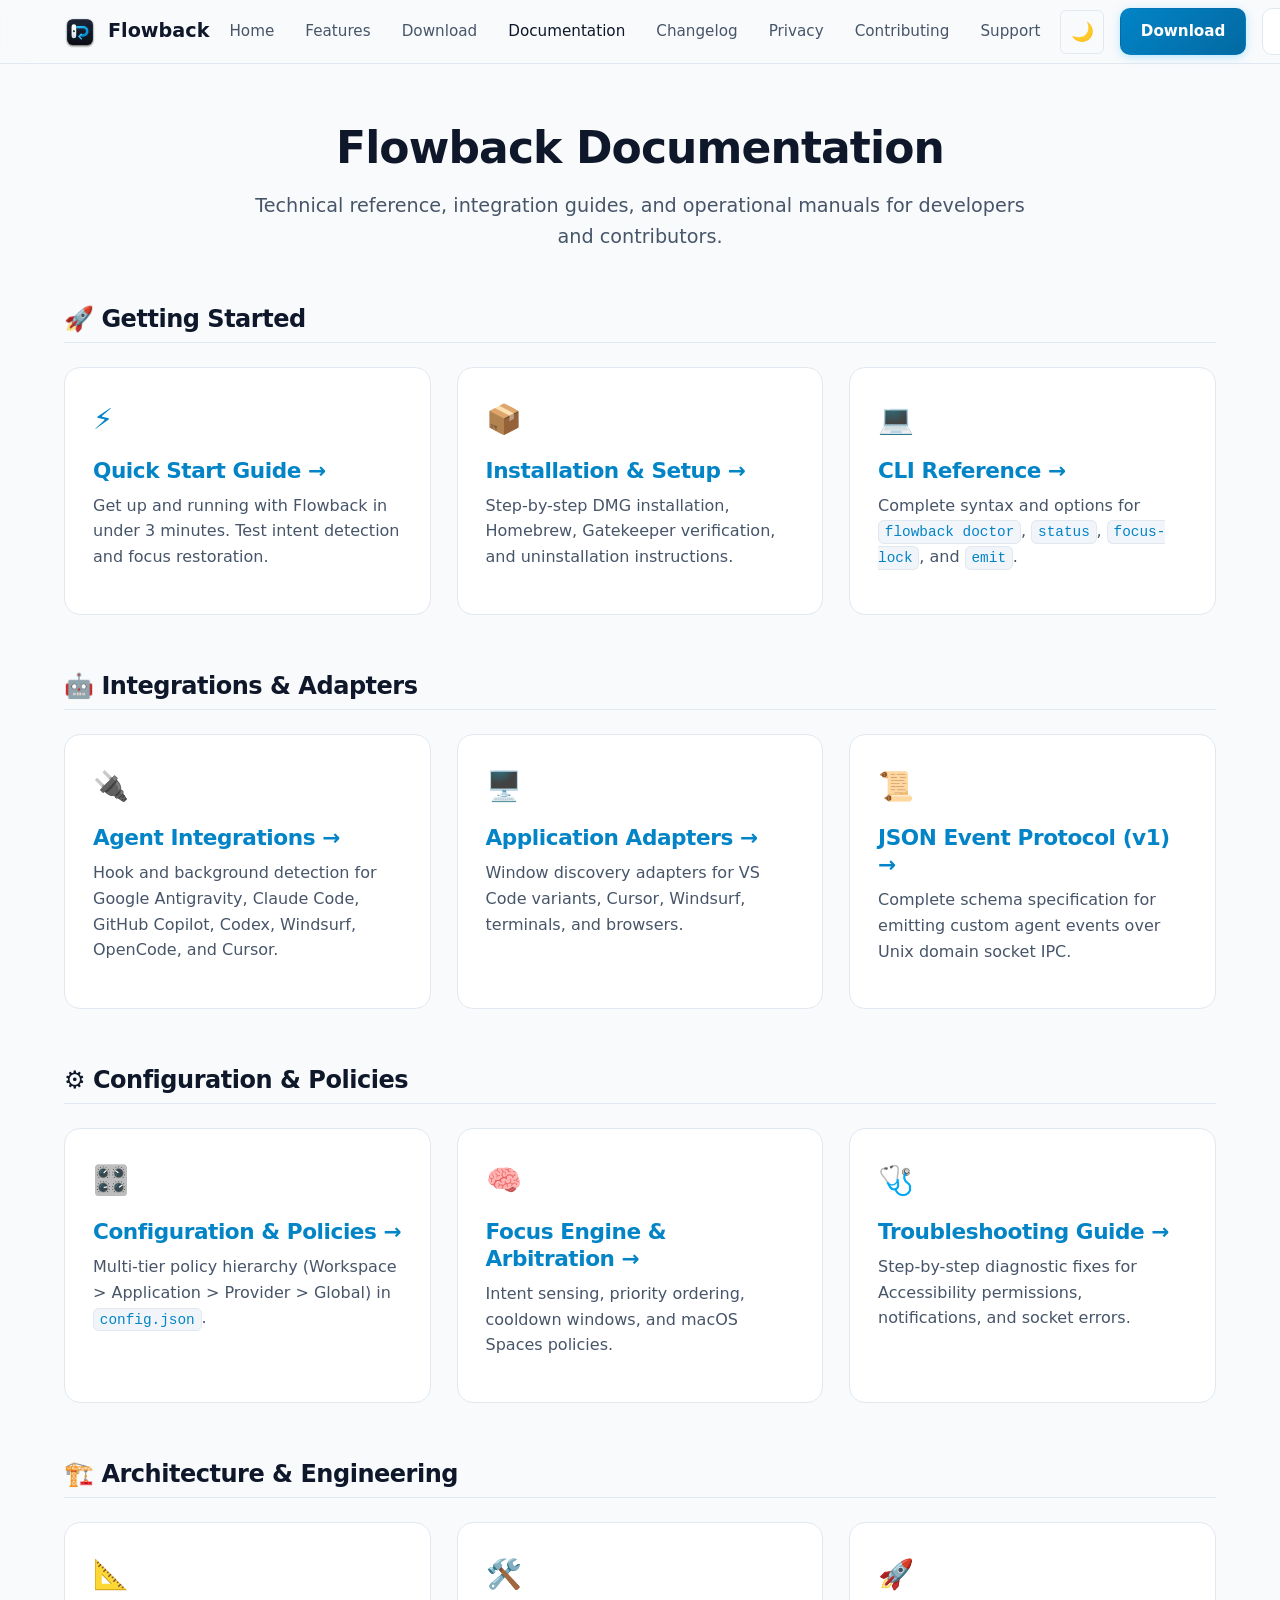
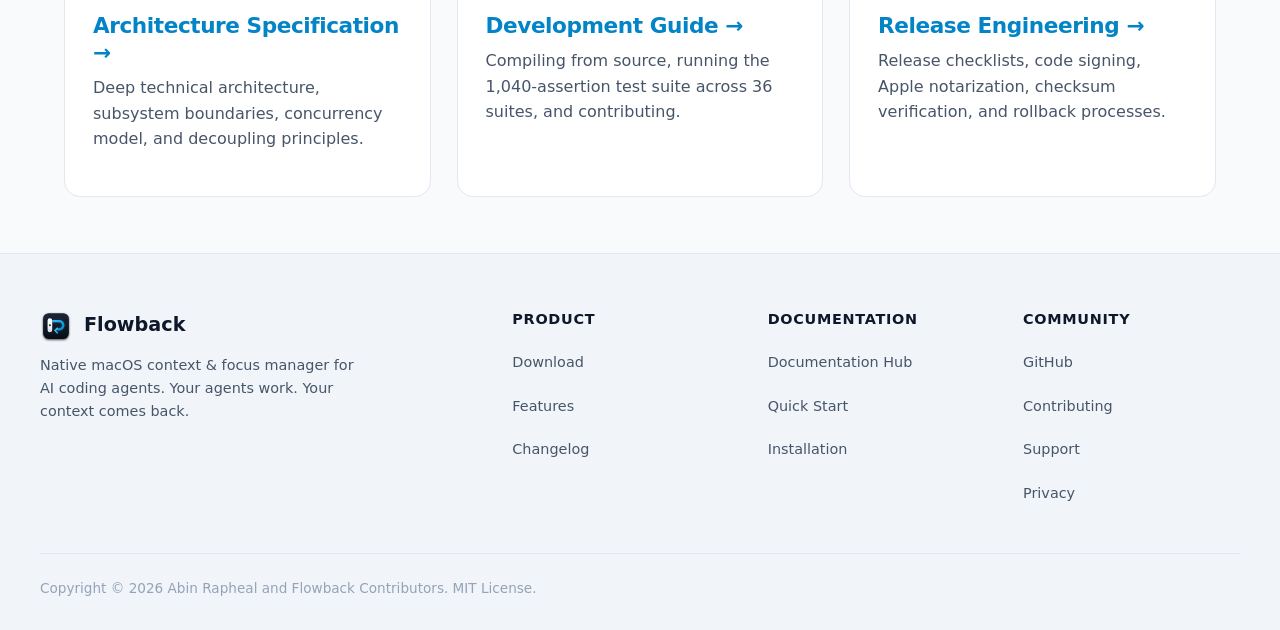
<file: Website/docs/index.html>
<!DOCTYPE html>
<html lang="en" data-theme="dark">
<head>
  <meta charset="UTF-8">
  <meta name="viewport" content="width=device-width, initial-scale=1.0">
  <title>Documentation Hub — Flowback macOS Context Manager</title>
  <meta name="description" content="Official documentation for Flowback: installation, configuration, agent integrations, CLI reference, focus policies, troubleshooting, and architecture.">
  <link rel="canonical" href="https://rapheljr.github.io/flowback/docs/">
  
  <meta property="og:type" content="website">
  <meta property="og:url" content="https://rapheljr.github.io/flowback/docs/">
  <meta property="og:title" content="Flowback Documentation Hub">
  <meta property="og:description" content="Guides and technical specifications for Flowback macOS focus and context management.">
  <meta property="og:image" content="https://rapheljr.github.io/flowback/assets/flowback-banner.svg">

  <link rel="icon" type="image/svg+xml" href="../assets/flowback-icon.svg">
  <link rel="stylesheet" href="../css/main.css">
</head>
<body>
  <a href="#main" class="skip-link">Skip to main content</a>

  <!-- Navigation Bar -->
  <header class="site-header">
    <div class="header-container">
      <a href="../" class="brand" aria-label="Flowback Home">
        <img src="../assets/flowback-icon.svg" alt="Flowback Logo" class="brand-icon">
        <span>Flowback</span>
      </a>

      <nav aria-label="Primary Navigation">
        <ul class="nav-links" id="navLinks">
          <li><a href="../">Home</a></li>
          <li><a href="../features/">Features</a></li>
          <li><a href="../download/">Download</a></li>
          <li><a href="./" class="active">Documentation</a></li>
          <li><a href="../changelog/">Changelog</a></li>
          <li><a href="../privacy/">Privacy</a></li>
          <li><a href="../contributing/">Contributing</a></li>
          <li><a href="../support/">Support</a></li>
          <li class="mobile-nav-actions">
            <a href="../download/" class="btn btn-primary">⬇️ Download for macOS</a>
            <a href="https://github.com/rapheljr/flowback" class="btn btn-secondary" target="_blank" rel="noopener noreferrer">★ View on GitHub</a>
          </li>
        </ul>
      </nav>

      <div class="nav-actions">
        <button class="theme-toggle" id="themeToggle" title="Toggle color theme" aria-label="Toggle theme">☀️</button>
        <a href="../download/" class="btn btn-primary header-cta">Download</a>
        <a href="https://github.com/rapheljr/flowback" class="btn btn-secondary header-cta" target="_blank" rel="noopener noreferrer">GitHub</a>
        <button class="mobile-menu-btn" id="mobileMenuBtn" aria-label="Toggle navigation menu" aria-expanded="false" aria-controls="navLinks">☰</button>
      </div>
    </div>
  </header>

  <main id="main" class="container">
    <div class="page-header">
      <h1>Flowback Documentation</h1>
      <p>Technical reference, integration guides, and operational manuals for developers and contributors.</p>
    </div>

    <!-- Section 1: Getting Started -->
    <section style="margin-bottom: 3.5rem;">
      <h2 style="font-size: 1.5rem; border-bottom: 1px solid var(--border-subtle); padding-bottom: 0.5rem; margin-bottom: 1.5rem;">
        🚀 Getting Started
      </h2>
      <div class="grid-3">
        <div class="card" id="quickstart">
          <div class="card-icon">⚡</div>
          <h3><a href="https://github.com/rapheljr/flowback/blob/main/Docs/QUICKSTART.md" target="_blank" rel="noopener noreferrer">Quick Start Guide →</a></h3>
          <p>Get up and running with Flowback in under 3 minutes. Test intent detection and focus restoration.</p>
        </div>

        <div class="card" id="installation">
          <div class="card-icon">📦</div>
          <h3><a href="https://github.com/rapheljr/flowback/blob/main/INSTALLATION.md" target="_blank" rel="noopener noreferrer">Installation &amp; Setup →</a></h3>
          <p>Step-by-step DMG installation, Homebrew, Gatekeeper verification, and uninstallation instructions.</p>
        </div>

        <div class="card" id="cli">
          <div class="card-icon">💻</div>
          <h3><a href="https://github.com/rapheljr/flowback/blob/main/Docs/CLI_REFERENCE.md" target="_blank" rel="noopener noreferrer">CLI Reference →</a></h3>
          <p>Complete syntax and options for <code>flowback doctor</code>, <code>status</code>, <code>focus-lock</code>, and <code>emit</code>.</p>
        </div>
      </div>
    </section>

    <!-- Section 2: Integrations & Adapters -->
    <section style="margin-bottom: 3.5rem;">
      <h2 style="font-size: 1.5rem; border-bottom: 1px solid var(--border-subtle); padding-bottom: 0.5rem; margin-bottom: 1.5rem;">
        🤖 Integrations &amp; Adapters
      </h2>
      <div class="grid-3">
        <div class="card">
          <div class="card-icon">🔌</div>
          <h3><a href="https://github.com/rapheljr/flowback/blob/main/Docs/AGENT_INTEGRATIONS.md" target="_blank" rel="noopener noreferrer">Agent Integrations →</a></h3>
          <p>Hook and background detection for Google Antigravity, Claude Code, GitHub Copilot, Codex, Windsurf, OpenCode, and Cursor.</p>
        </div>

        <div class="card">
          <div class="card-icon">🖥️</div>
          <h3><a href="https://github.com/rapheljr/flowback/blob/main/Docs/APPLICATION_ADAPTERS.md" target="_blank" rel="noopener noreferrer">Application Adapters →</a></h3>
          <p>Window discovery adapters for VS Code variants, Cursor, Windsurf, terminals, and browsers.</p>
        </div>

        <div class="card">
          <div class="card-icon">📜</div>
          <h3><a href="https://github.com/rapheljr/flowback/blob/main/EVENT_PROTOCOL.md" target="_blank" rel="noopener noreferrer">JSON Event Protocol (v1) →</a></h3>
          <p>Complete schema specification for emitting custom agent events over Unix domain socket IPC.</p>
        </div>
      </div>
    </section>

    <!-- Section 3: Configuration & Policies -->
    <section style="margin-bottom: 3.5rem;">
      <h2 style="font-size: 1.5rem; border-bottom: 1px solid var(--border-subtle); padding-bottom: 0.5rem; margin-bottom: 1.5rem;">
        ⚙️ Configuration &amp; Policies
      </h2>
      <div class="grid-3">
        <div class="card">
          <div class="card-icon">🎛️</div>
          <h3><a href="https://github.com/rapheljr/flowback/blob/main/Docs/CONFIGURATION.md" target="_blank" rel="noopener noreferrer">Configuration &amp; Policies →</a></h3>
          <p>Multi-tier policy hierarchy (Workspace &gt; Application &gt; Provider &gt; Global) in <code>config.json</code>.</p>
        </div>

        <div class="card">
          <div class="card-icon">🧠</div>
          <h3><a href="https://github.com/rapheljr/flowback/blob/main/FOCUS_ENGINE.md" target="_blank" rel="noopener noreferrer">Focus Engine &amp; Arbitration →</a></h3>
          <p>Intent sensing, priority ordering, cooldown windows, and macOS Spaces policies.</p>
        </div>

        <div class="card">
          <div class="card-icon">🩺</div>
          <h3 id="troubleshooting"><a href="https://github.com/rapheljr/flowback/blob/main/TROUBLESHOOTING.md" target="_blank" rel="noopener noreferrer">Troubleshooting Guide →</a></h3>
          <p>Step-by-step diagnostic fixes for Accessibility permissions, notifications, and socket errors.</p>
        </div>
      </div>
    </section>

    <!-- Section 4: Architecture & Engineering -->
    <section>
      <h2 style="font-size: 1.5rem; border-bottom: 1px solid var(--border-subtle); padding-bottom: 0.5rem; margin-bottom: 1.5rem;">
        🏗️ Architecture &amp; Engineering
      </h2>
      <div class="grid-3">
        <div class="card">
          <div class="card-icon">📐</div>
          <h3><a href="https://github.com/rapheljr/flowback/blob/main/ARCHITECTURE.md" target="_blank" rel="noopener noreferrer">Architecture Specification →</a></h3>
          <p>Deep technical architecture, subsystem boundaries, concurrency model, and decoupling principles.</p>
        </div>

        <div class="card">
          <div class="card-icon">🛠️</div>
          <h3><a href="https://github.com/rapheljr/flowback/blob/main/DEVELOPMENT.md" target="_blank" rel="noopener noreferrer">Development Guide →</a></h3>
          <p>Compiling from source, running the 1,040-assertion test suite across 36 suites, and contributing.</p>
        </div>

        <div class="card">
          <div class="card-icon">🚀</div>
          <h3><a href="https://github.com/rapheljr/flowback/blob/main/RELEASE.md" target="_blank" rel="noopener noreferrer">Release Engineering →</a></h3>
          <p>Release checklists, code signing, Apple notarization, checksum verification, and rollback processes.</p>
        </div>
      </div>
    </section>
  </main>

  <!-- Footer -->
  <footer class="site-footer">
    <div class="footer-container">
      <div class="footer-brand">
        <div class="brand">
          <img src="../assets/flowback-icon.svg" alt="Flowback" class="brand-icon">
          <span>Flowback</span>
        </div>
        <p>Native macOS context &amp; focus manager for AI coding agents. Your agents work. Your context comes back.</p>
      </div>
      <div class="footer-col">
        <h4>Product</h4>
        <ul>
          <li><a href="../download/">Download</a></li>
          <li><a href="../features/">Features</a></li>
          <li><a href="../changelog/">Changelog</a></li>
        </ul>
      </div>
      <div class="footer-col">
        <h4>Documentation</h4>
        <ul>
          <li><a href="./">Documentation Hub</a></li>
          <li><a href="#quickstart">Quick Start</a></li>
          <li><a href="#installation">Installation</a></li>
        </ul>
      </div>
      <div class="footer-col">
        <h4>Community</h4>
        <ul>
          <li><a href="https://github.com/rapheljr/flowback" target="_blank" rel="noopener noreferrer">GitHub</a></li>
          <li><a href="../contributing/">Contributing</a></li>
          <li><a href="../support/">Support</a></li>
          <li><a href="../privacy/">Privacy</a></li>
        </ul>
      </div>
    </div>
    <div class="footer-bottom">
      <div>Copyright &copy; 2026 Abin Rapheal and Flowback Contributors. MIT License.</div>
    </div>
  </footer>

  <script src="../js/main.js"></script>
</body>
</html>
</file>
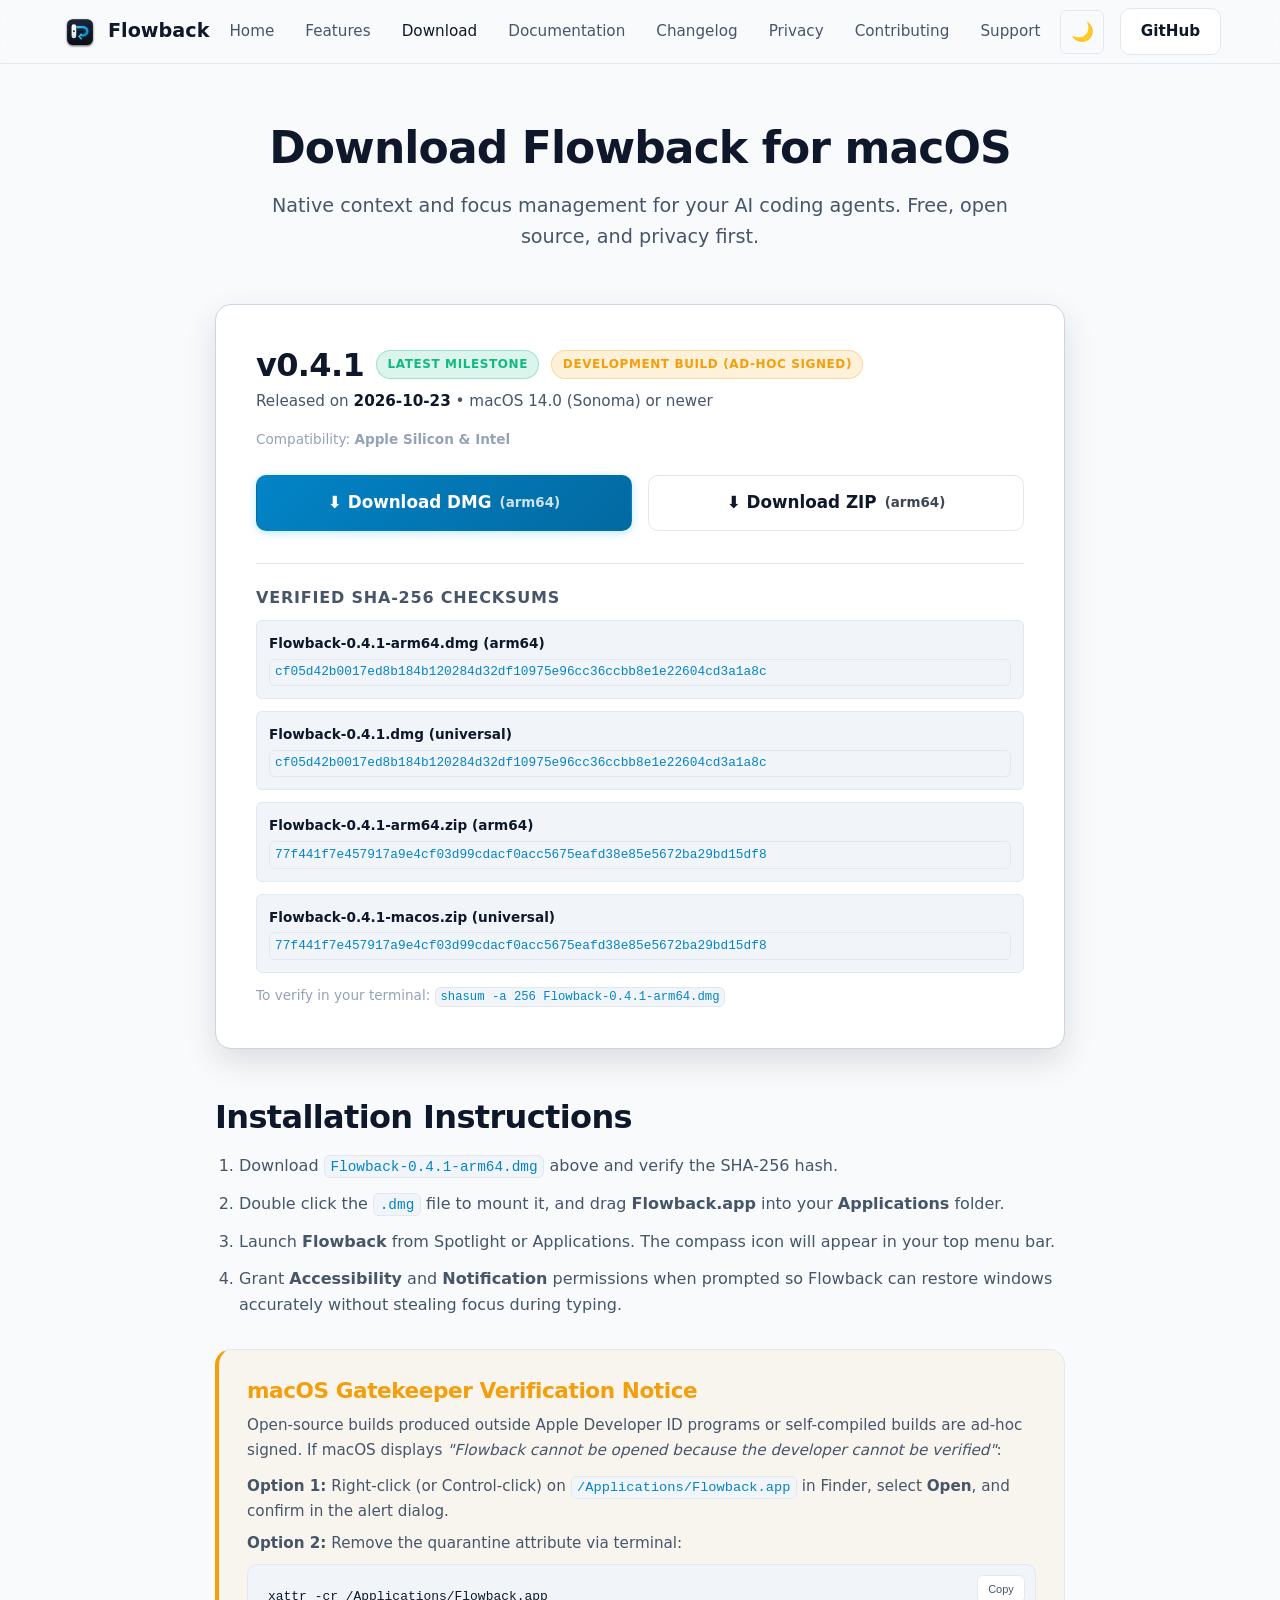
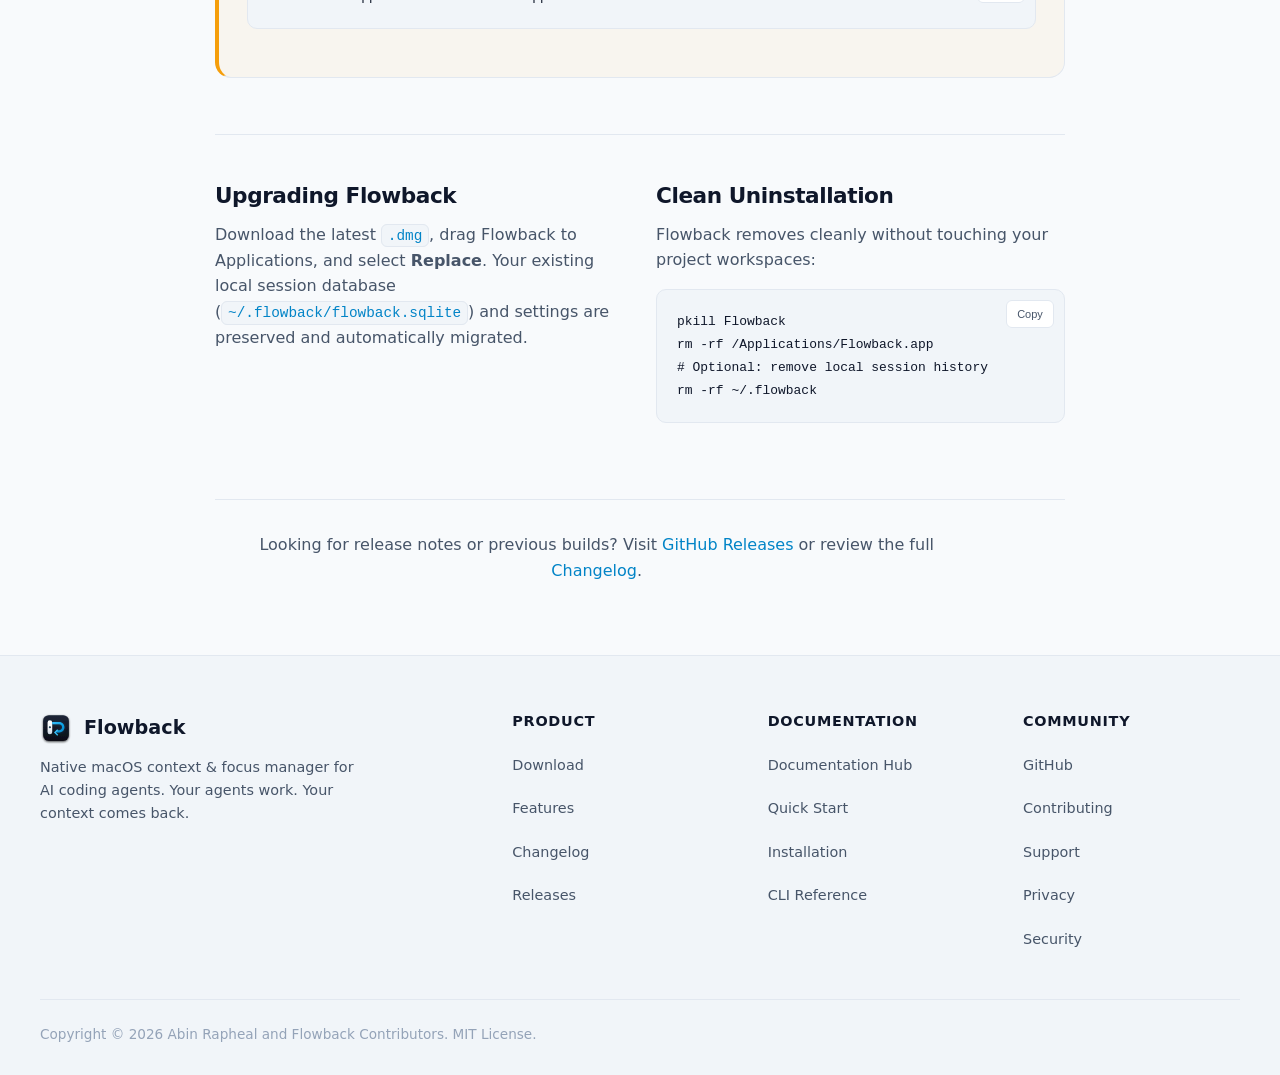
<file: Website/download/index.html>
<!DOCTYPE html>
<html lang="en" data-theme="dark">
<head>
  <meta charset="UTF-8">
  <meta name="viewport" content="width=device-width, initial-scale=1.0">
  <title>Download Flowback for macOS — Releases & Checksums</title>
  <meta name="description" content="Download official Flowback DMG and ZIP release artifacts for Apple Silicon and Intel Macs. Verified SHA-256 checksums, Gatekeeper guidance, and installation instructions.">
  <link rel="canonical" href="https://rapheljr.github.io/flowback/download/">
  
  <meta property="og:type" content="website">
  <meta property="og:url" content="https://rapheljr.github.io/flowback/download/">
  <meta property="og:title" content="Download Flowback for macOS">
  <meta property="og:description" content="Official release downloads, cryptographic checksums, and verification instructions for Flowback on macOS.">
  <meta property="og:image" content="https://rapheljr.github.io/flowback/assets/flowback-banner.svg">

  <link rel="icon" type="image/svg+xml" href="../assets/flowback-icon.svg">
  <link rel="stylesheet" href="../css/main.css">
</head>
<body>
  <a href="#main" class="skip-link">Skip to main content</a>

  <!-- Navigation Bar -->
  <header class="site-header">
    <div class="header-container">
      <a href="../" class="brand" aria-label="Flowback Home">
        <img src="../assets/flowback-icon.svg" alt="Flowback Logo" class="brand-icon">
        <span>Flowback</span>
      </a>

      <nav aria-label="Primary Navigation">
        <ul class="nav-links" id="navLinks">
          <li><a href="../">Home</a></li>
          <li><a href="../features/">Features</a></li>
          <li><a href="./" class="active">Download</a></li>
          <li><a href="../docs/">Documentation</a></li>
          <li><a href="../changelog/">Changelog</a></li>
          <li><a href="../privacy/">Privacy</a></li>
          <li><a href="../contributing/">Contributing</a></li>
          <li><a href="../support/">Support</a></li>
          <li class="mobile-nav-actions">
            <a href="https://github.com/rapheljr/flowback" class="btn btn-secondary" target="_blank" rel="noopener noreferrer">★ View on GitHub</a>
          </li>
        </ul>
      </nav>

      <div class="nav-actions">
        <button class="theme-toggle" id="themeToggle" title="Toggle color theme" aria-label="Toggle theme">☀️</button>
        <a href="https://github.com/rapheljr/flowback" class="btn btn-secondary header-cta" target="_blank" rel="noopener noreferrer">GitHub</a>
        <button class="mobile-menu-btn" id="mobileMenuBtn" aria-label="Toggle navigation menu" aria-expanded="false" aria-controls="navLinks">☰</button>
      </div>
    </div>
  </header>

  <main id="main" class="container">
    <div class="page-header">
      <h1>Download Flowback for macOS</h1>
      <p>Native context and focus management for your AI coding agents. Free, open source, and privacy first.</p>
    </div>

    <!-- Active Release Card (Derives from release-manifest.json) -->
    <div id="manifestContainer" data-manifest-src="../release-manifest.json" class="card card-featured">
      <div style="display: flex; justify-content: space-between; align-items: flex-start; flex-wrap: wrap; gap: 1rem; margin-bottom: 1.5rem;">
        <div>
          <div style="display: flex; align-items: center; gap: 0.75rem; flex-wrap: wrap;">
            <h2 id="manifestVersion" style="margin: 0; font-size: 2rem;">v0.4.1</h2>
            <span class="badge badge-supported">Latest Milestone</span>
            <span id="signatureStatusBadge" class="badge badge-partial">Development Build (Ad-hoc Signed)</span>
          </div>
          <div style="color: var(--text-secondary); font-size: 0.95rem; margin-top: 0.25rem;">
            Released on <span id="manifestDate" style="color: var(--text-primary); font-weight: 600;">2026-10-18</span> • macOS 14.0 (Sonoma) or newer
          </div>
        </div>
        <div style="font-size: 0.85rem; color: var(--text-muted); text-align: right;">
          Compatibility: <strong>Apple Silicon &amp; Intel</strong>
        </div>
      </div>

      <!-- Action Buttons -->
      <div style="display: flex; gap: 1rem; flex-wrap: wrap; margin-bottom: 2rem;">
        <a id="dmgDownloadBtn" href="https://github.com/rapheljr/flowback/releases/download/v0.4.1/Flowback-0.4.1-arm64.dmg" class="btn btn-primary btn-lg download-action-btn">
          ⬇️ Download DMG <span style="font-size: 0.8em; opacity: 0.8;">(arm64, 1.2 MB)</span>
        </a>
        <a id="zipDownloadBtn" href="https://github.com/rapheljr/flowback/releases/download/v0.4.1/Flowback-0.4.1-arm64.zip" class="btn btn-secondary btn-lg download-action-btn">
          ⬇️ Download ZIP <span style="font-size: 0.8em; opacity: 0.8;">(arm64, Portable)</span>
        </a>
      </div>

      <!-- Verified SHA-256 Checksums -->
      <div style="margin-top: 1.5rem; border-top: 1px solid var(--border-subtle); padding-top: 1.5rem;">
        <h3 style="font-size: 1rem; text-transform: uppercase; letter-spacing: 0.05em; color: var(--text-secondary); margin-bottom: 0.75rem;">
          Verified SHA-256 Checksums
        </h3>
        <div id="checksumsList">
          <div style="margin-bottom: 0.75rem; padding: 0.75rem; background: var(--bg-secondary); border-radius: var(--radius-sm); border: 1px solid var(--border-subtle);">
            <div style="font-weight: 600; font-size: 0.85rem; margin-bottom: 0.25rem;">Flowback-0.4.1-arm64.dmg (Apple Silicon)</div>
            <code style="word-break: break-all; font-size: 0.8rem;">650af3b71e3e86712349ab64285016f073272a5beb41e5158268952cbe7c5a0a</code>
          </div>
          <div style="margin-bottom: 0.75rem; padding: 0.75rem; background: var(--bg-secondary); border-radius: var(--radius-sm); border: 1px solid var(--border-subtle);">
            <div style="font-weight: 600; font-size: 0.85rem; margin-bottom: 0.25rem;">Flowback-0.4.1-arm64.zip (Apple Silicon)</div>
            <code style="word-break: break-all; font-size: 0.8rem;">02dbbd67c20f4464383ba9e25fb3cfd1c4915e0efab977e0f8bdd48c4e0ce0f9</code>
          </div>
        </div>

        <div style="font-size: 0.85rem; color: var(--text-muted); margin-top: 0.75rem;">
          To verify in your terminal: <code>shasum -a 256 Flowback-0.4.1-arm64.dmg</code>
        </div>
      </div>
    </div>

    <!-- Installation & Gatekeeper Walkthrough -->
    <section style="max-width: 850px; margin: 0 auto 3.5rem auto;">
      <h2>Installation Instructions</h2>
      <ol style="margin: 1rem 0 2rem 1.5rem; color: var(--text-secondary); display: flex; flex-direction: column; gap: 0.75rem;">
        <li>Download <code>Flowback-0.4.1-arm64.dmg</code> above and verify the SHA-256 hash.</li>
        <li>Double click the <code>.dmg</code> file to mount it, and drag <strong>Flowback.app</strong> into your <strong>Applications</strong> folder.</li>
        <li>Launch <strong>Flowback</strong> from Spotlight or Applications. The compass icon will appear in your top menu bar.</li>
        <li>Grant <strong>Accessibility</strong> and <strong>Notification</strong> permissions when prompted so Flowback can restore windows accurately without stealing focus during typing.</li>
      </ol>

      <!-- macOS Gatekeeper Notice -->
      <div class="card" style="border-left: 4px solid var(--accent-amber); background: rgba(245, 158, 11, 0.05);">
        <h3 style="color: var(--accent-amber);">macOS Gatekeeper Verification Notice</h3>
        <p style="font-size: 0.95rem; margin-bottom: 0.75rem;">
          Open-source builds produced outside Apple Developer ID programs or self-compiled builds are ad-hoc signed. If macOS displays <em>"Flowback cannot be opened because the developer cannot be verified"</em>:
        </p>
        <p style="font-size: 0.95rem; margin-bottom: 0.5rem;">
          <strong>Option 1:</strong> Right-click (or Control-click) on <code>/Applications/Flowback.app</code> in Finder, select <strong>Open</strong>, and confirm in the alert dialog.
        </p>
        <p style="font-size: 0.95rem; margin-bottom: 0.5rem;">
          <strong>Option 2:</strong> Remove the quarantine attribute via terminal:
        </p>
        <pre><code>xattr -cr /Applications/Flowback.app</code></pre>
      </div>
    </section>

    <!-- Upgrades & Uninstallation -->
    <section style="max-width: 850px; margin: 0 auto 3.5rem auto; border-top: 1px solid var(--border-subtle); padding-top: 3rem;">
      <div class="grid-2">
        <div>
          <h3>Upgrading Flowback</h3>
          <p>Download the latest <code>.dmg</code>, drag Flowback to Applications, and select <strong>Replace</strong>. Your existing local session database (<code>~/.flowback/flowback.sqlite</code>) and settings are preserved and automatically migrated.</p>
        </div>
        <div>
          <h3>Clean Uninstallation</h3>
          <p>Flowback removes cleanly without touching your project workspaces:</p>
          <pre><code>pkill Flowback
rm -rf /Applications/Flowback.app
# Optional: remove local session history
rm -rf ~/.flowback</code></pre>
        </div>
      </div>
    </section>

    <!-- Previous Versions -->
    <section style="max-width: 850px; margin: 0 auto; border-top: 1px solid var(--border-subtle); padding-top: 2rem; text-align: center;">
      <p>Looking for release notes or previous builds? Visit <a href="https://github.com/rapheljr/flowback/releases" target="_blank" rel="noopener noreferrer">GitHub Releases</a> or review the full <a href="../changelog/">Changelog</a>.</p>
    </section>
  </main>

  <!-- Footer -->
  <footer class="site-footer">
    <div class="footer-container">
      <div class="footer-brand">
        <div class="brand">
          <img src="../assets/flowback-icon.svg" alt="Flowback" class="brand-icon">
          <span>Flowback</span>
        </div>
        <p>Native macOS context &amp; focus manager for AI coding agents. Your agents work. Your context comes back.</p>
      </div>
      <div class="footer-col">
        <h4>Product</h4>
        <ul>
          <li><a href="./">Download</a></li>
          <li><a href="../features/">Features</a></li>
          <li><a href="../changelog/">Changelog</a></li>
          <li><a href="https://github.com/rapheljr/flowback/releases" target="_blank" rel="noopener noreferrer">Releases</a></li>
        </ul>
      </div>
      <div class="footer-col">
        <h4>Documentation</h4>
        <ul>
          <li><a href="../docs/">Documentation Hub</a></li>
          <li><a href="../docs/#quickstart">Quick Start</a></li>
          <li><a href="../docs/#installation">Installation</a></li>
          <li><a href="../docs/#cli">CLI Reference</a></li>
        </ul>
      </div>
      <div class="footer-col">
        <h4>Community</h4>
        <ul>
          <li><a href="https://github.com/rapheljr/flowback" target="_blank" rel="noopener noreferrer">GitHub</a></li>
          <li><a href="../contributing/">Contributing</a></li>
          <li><a href="../support/">Support</a></li>
          <li><a href="../privacy/">Privacy</a></li>
          <li><a href="https://github.com/rapheljr/flowback/security/advisories/new" target="_blank" rel="noopener noreferrer">Security</a></li>
        </ul>
      </div>
    </div>
    <div class="footer-bottom">
      <div>Copyright &copy; 2026 Abin Rapheal and Flowback Contributors. MIT License.</div>
    </div>
  </footer>

  <script src="../js/main.js"></script>
</body>
</html>
</file>
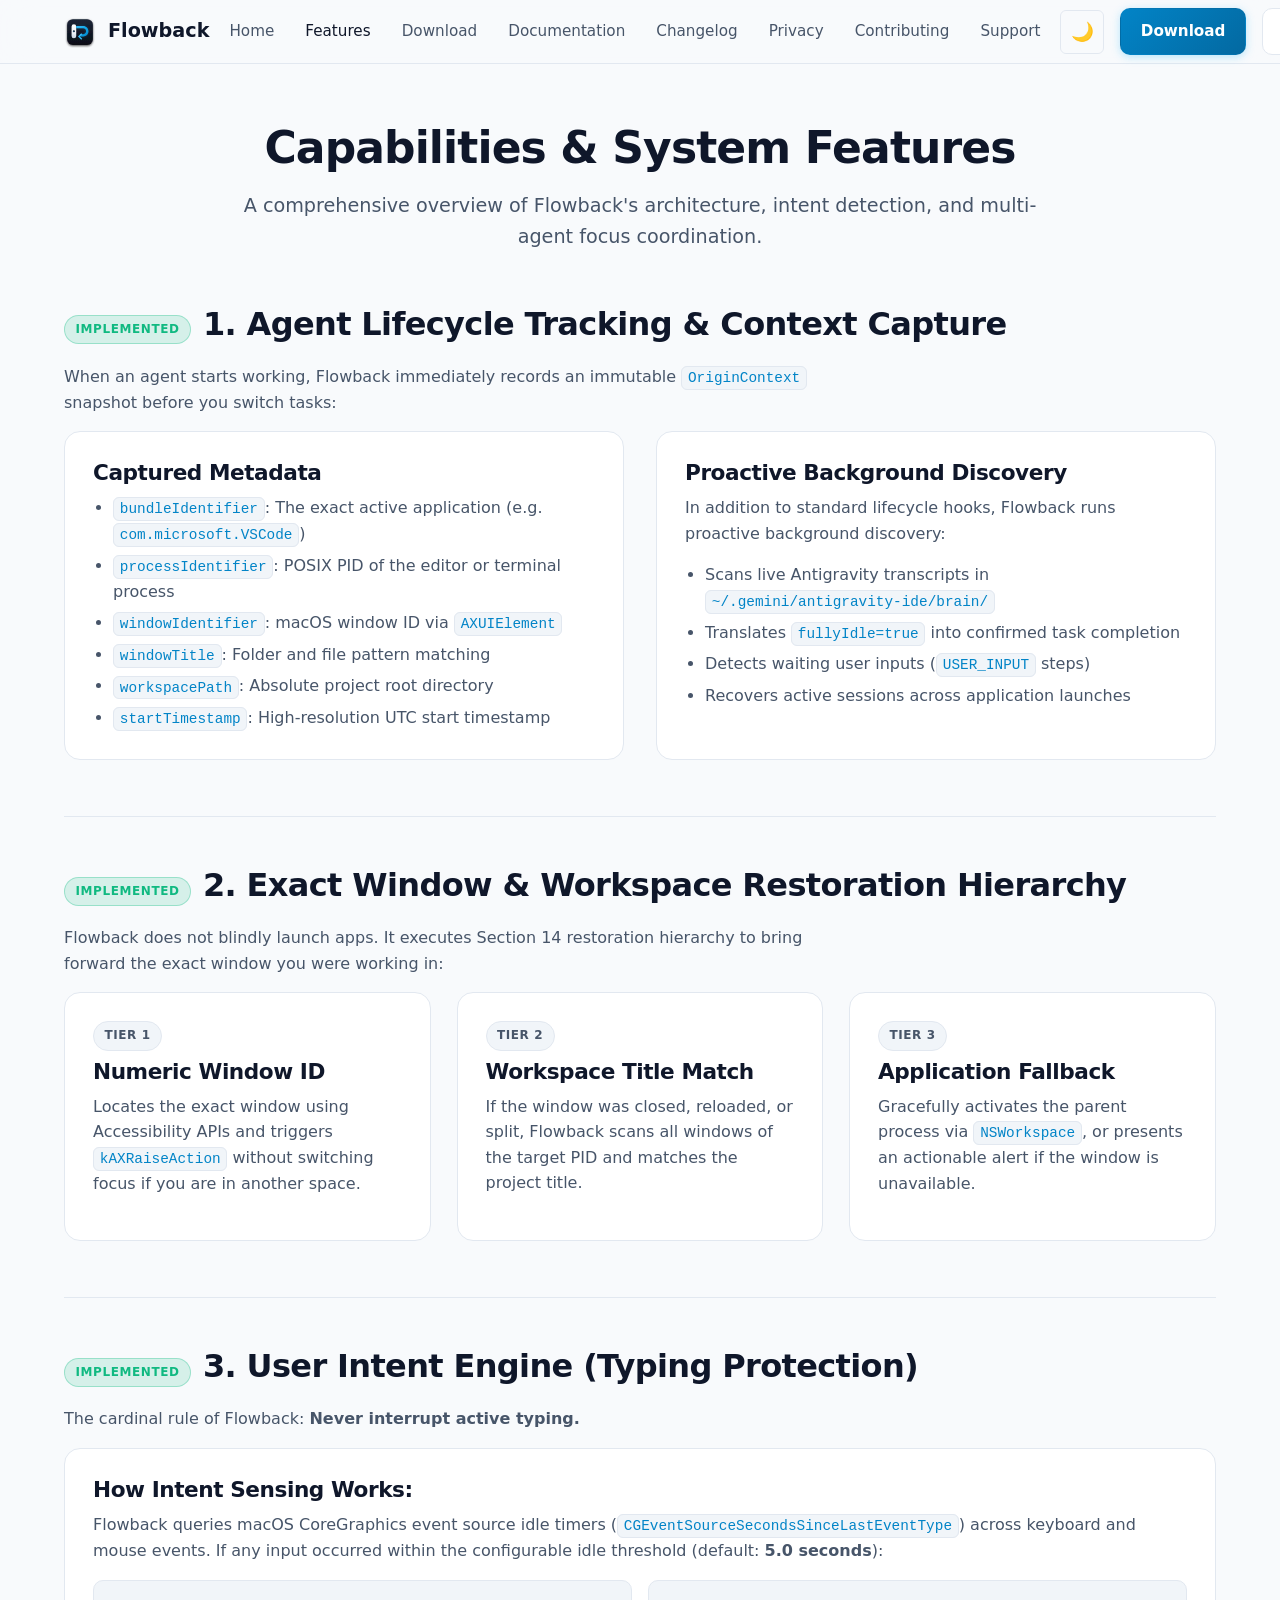
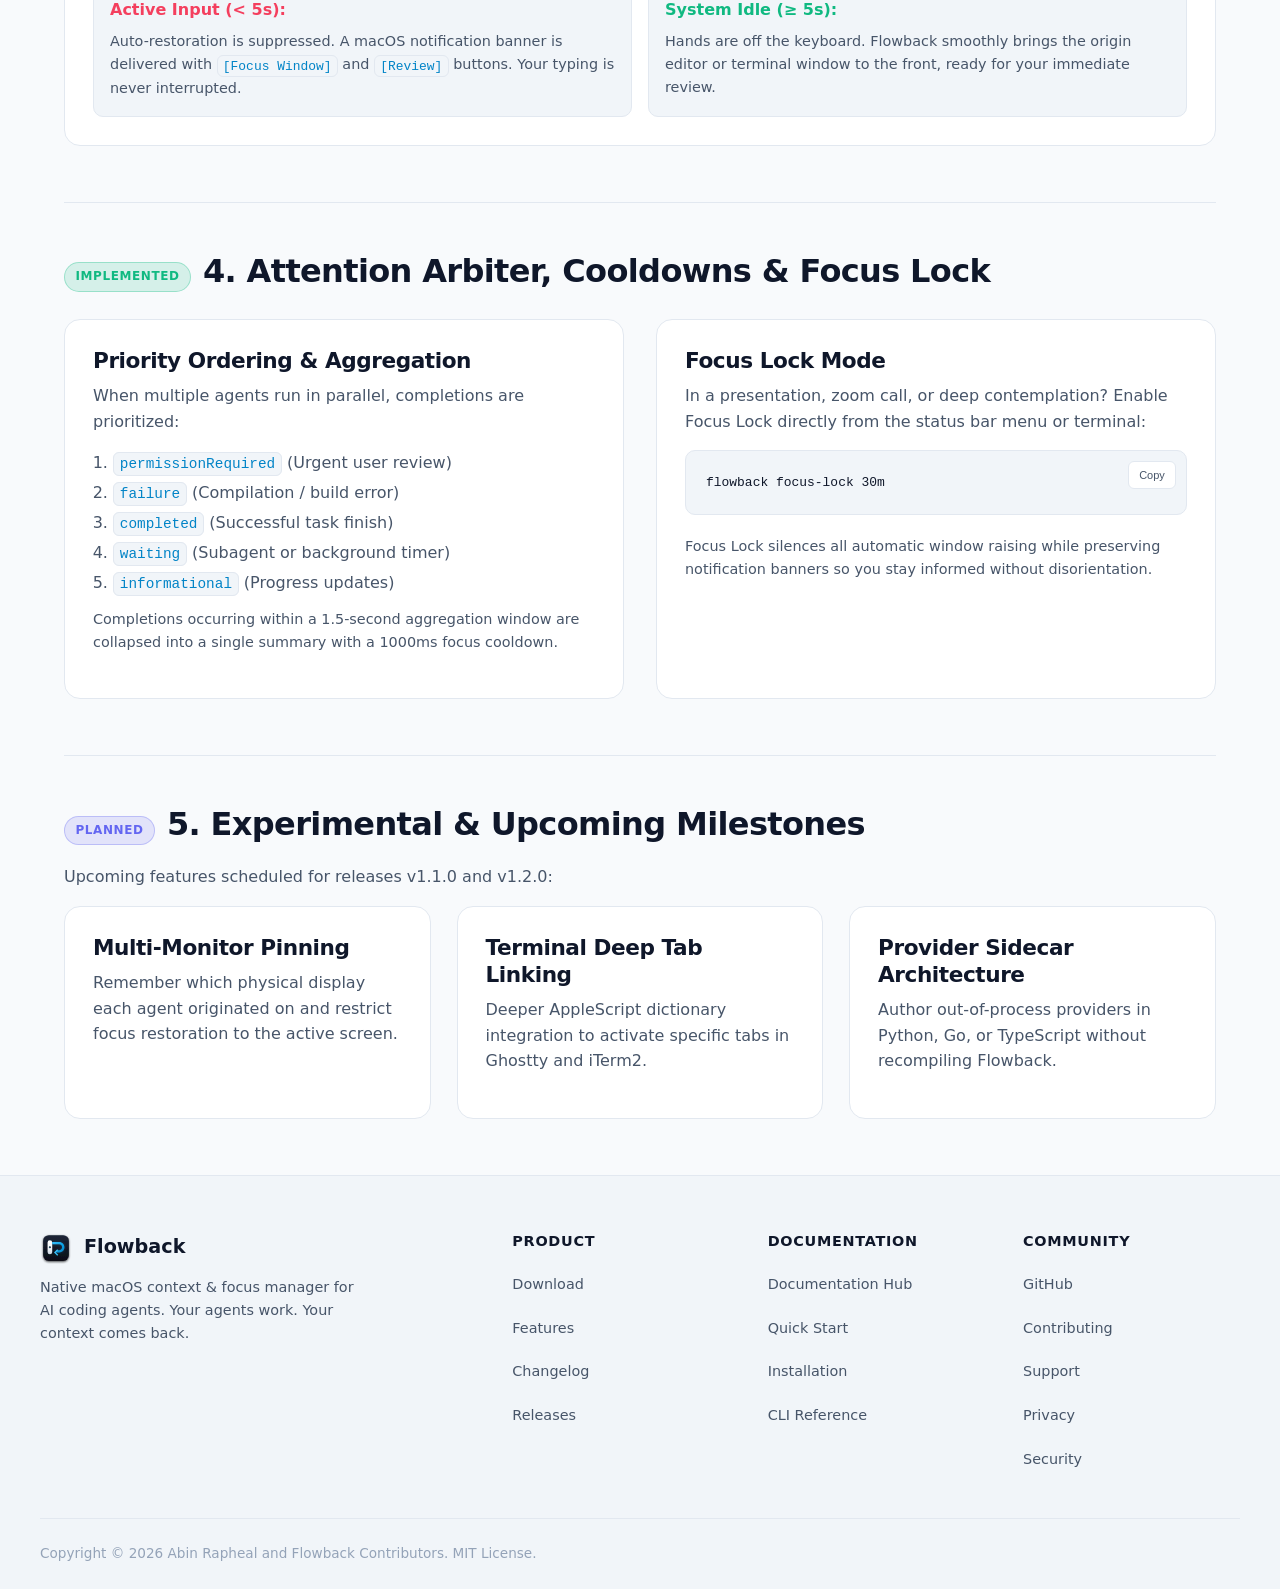
<file: Website/features/index.html>
<!DOCTYPE html>
<html lang="en" data-theme="dark">
<head>
  <meta charset="UTF-8">
  <meta name="viewport" content="width=device-width, initial-scale=1.0">
  <title>Features — Flowback Native macOS Focus & Context Manager</title>
  <meta name="description" content="Explore Flowback's deep feature set: exact window restoration, user intent sensing, attention arbitration, Focus Lock, and local SQLite persistence.">
  <link rel="canonical" href="https://rapheljr.github.io/flowback/features/">
  
  <meta property="og:type" content="website">
  <meta property="og:url" content="https://rapheljr.github.io/flowback/features/">
  <meta property="og:title" content="Flowback Features — Intelligent Context & Focus Management">
  <meta property="og:description" content="Deep dive into agent lifecycle tracking, window restoration hierarchy, typing suppression, and local-first architecture.">
  <meta property="og:image" content="https://rapheljr.github.io/flowback/assets/flowback-banner.svg">

  <link rel="icon" type="image/svg+xml" href="../assets/flowback-icon.svg">
  <link rel="stylesheet" href="../css/main.css">
</head>
<body>
  <a href="#main" class="skip-link">Skip to main content</a>

  <!-- Navigation Bar -->
  <header class="site-header">
    <div class="header-container">
      <a href="../" class="brand" aria-label="Flowback Home">
        <img src="../assets/flowback-icon.svg" alt="Flowback Logo" class="brand-icon">
        <span>Flowback</span>
      </a>

      <nav aria-label="Primary Navigation">
        <ul class="nav-links" id="navLinks">
          <li><a href="../">Home</a></li>
          <li><a href="./" class="active">Features</a></li>
          <li><a href="../download/">Download</a></li>
          <li><a href="../docs/">Documentation</a></li>
          <li><a href="../changelog/">Changelog</a></li>
          <li><a href="../privacy/">Privacy</a></li>
          <li><a href="../contributing/">Contributing</a></li>
          <li><a href="../support/">Support</a></li>
          <li class="mobile-nav-actions">
            <a href="../download/" class="btn btn-primary">⬇️ Download for macOS</a>
            <a href="https://github.com/rapheljr/flowback" class="btn btn-secondary" target="_blank" rel="noopener noreferrer">★ View on GitHub</a>
          </li>
        </ul>
      </nav>

      <div class="nav-actions">
        <button class="theme-toggle" id="themeToggle" title="Toggle color theme" aria-label="Toggle theme">☀️</button>
        <a href="../download/" class="btn btn-primary header-cta">Download</a>
        <a href="https://github.com/rapheljr/flowback" class="btn btn-secondary header-cta" target="_blank" rel="noopener noreferrer">GitHub</a>
        <button class="mobile-menu-btn" id="mobileMenuBtn" aria-label="Toggle navigation menu" aria-expanded="false" aria-controls="navLinks">☰</button>
      </div>
    </div>
  </header>

  <main id="main" class="container">
    <div class="page-header">
      <h1>Capabilities &amp; System Features</h1>
      <p>A comprehensive overview of Flowback's architecture, intent detection, and multi-agent focus coordination.</p>
    </div>

    <!-- Feature 1: Lifecycle Tracking & Context Capture -->
    <section style="margin-bottom: 3.5rem;">
      <div style="display: flex; align-items: center; gap: 0.75rem; margin-bottom: 0.5rem;">
        <span class="badge badge-supported">Implemented</span>
        <h2>1. Agent Lifecycle Tracking &amp; Context Capture</h2>
      </div>
      <p>When an agent starts working, Flowback immediately records an immutable <code>OriginContext</code> snapshot before you switch tasks:</p>
      <div class="grid-2" style="margin-top: 1rem;">
        <div class="card">
          <h3>Captured Metadata</h3>
          <ul style="margin-left: 1.25rem; color: var(--text-secondary); display: flex; flex-direction: column; gap: 0.35rem;">
            <li><code>bundleIdentifier</code>: The exact active application (e.g. <code>com.microsoft.VSCode</code>)</li>
            <li><code>processIdentifier</code>: POSIX PID of the editor or terminal process</li>
            <li><code>windowIdentifier</code>: macOS window ID via <code>AXUIElement</code></li>
            <li><code>windowTitle</code>: Folder and file pattern matching</li>
            <li><code>workspacePath</code>: Absolute project root directory</li>
            <li><code>startTimestamp</code>: High-resolution UTC start timestamp</li>
          </ul>
        </div>
        <div class="card">
          <h3>Proactive Background Discovery</h3>
          <p>In addition to standard lifecycle hooks, Flowback runs proactive background discovery:</p>
          <ul style="margin-left: 1.25rem; color: var(--text-secondary); display: flex; flex-direction: column; gap: 0.35rem;">
            <li>Scans live Antigravity transcripts in <code>~/.gemini/antigravity-ide/brain/</code></li>
            <li>Translates <code>fullyIdle=true</code> into confirmed task completion</li>
            <li>Detects waiting user inputs (<code>USER_INPUT</code> steps)</li>
            <li>Recovers active sessions across application launches</li>
          </ul>
        </div>
      </div>
    </section>

    <!-- Feature 2: Exact Window & Workspace Restoration -->
    <section style="margin-bottom: 3.5rem; border-top: 1px solid var(--border-subtle); padding-top: 3rem;">
      <div style="display: flex; align-items: center; gap: 0.75rem; margin-bottom: 0.5rem;">
        <span class="badge badge-supported">Implemented</span>
        <h2>2. Exact Window &amp; Workspace Restoration Hierarchy</h2>
      </div>
      <p>Flowback does not blindly launch apps. It executes Section 14 restoration hierarchy to bring forward the exact window you were working in:</p>
      <div class="grid-3" style="margin-top: 1rem;">
        <div class="card">
          <div class="badge badge-neutral" style="margin-bottom: 0.5rem;">Tier 1</div>
          <h3>Numeric Window ID</h3>
          <p>Locates the exact window using Accessibility APIs and triggers <code>kAXRaiseAction</code> without switching focus if you are in another space.</p>
        </div>
        <div class="card">
          <div class="badge badge-neutral" style="margin-bottom: 0.5rem;">Tier 2</div>
          <h3>Workspace Title Match</h3>
          <p>If the window was closed, reloaded, or split, Flowback scans all windows of the target PID and matches the project title.</p>
        </div>
        <div class="card">
          <div class="badge badge-neutral" style="margin-bottom: 0.5rem;">Tier 3</div>
          <h3>Application Fallback</h3>
          <p>Gracefully activates the parent process via <code>NSWorkspace</code>, or presents an actionable alert if the window is unavailable.</p>
        </div>
      </div>
    </section>

    <!-- Feature 3: User Intent Engine -->
    <section style="margin-bottom: 3.5rem; border-top: 1px solid var(--border-subtle); padding-top: 3rem;">
      <div style="display: flex; align-items: center; gap: 0.75rem; margin-bottom: 0.5rem;">
        <span class="badge badge-supported">Implemented</span>
        <h2>3. User Intent Engine (Typing Protection)</h2>
      </div>
      <p>The cardinal rule of Flowback: <strong>Never interrupt active typing.</strong></p>
      <div class="card" style="margin-top: 1rem;">
        <h3>How Intent Sensing Works:</h3>
        <p>Flowback queries macOS CoreGraphics event source idle timers (<code>CGEventSourceSecondsSinceLastEventType</code>) across keyboard and mouse events. If any input occurred within the configurable idle threshold (default: <strong>5.0 seconds</strong>):</p>
        <div style="display: flex; gap: 1rem; flex-wrap: wrap; margin-top: 1rem;">
          <div class="intent-card">
            <div style="color: var(--accent-rose); font-weight: 700; margin-bottom: 0.5rem;">Active Input (&lt; 5s):</div>
            <p style="margin: 0; font-size: 0.9rem;">Auto-restoration is suppressed. A macOS notification banner is delivered with <code>[Focus Window]</code> and <code>[Review]</code> buttons. Your typing is never interrupted.</p>
          </div>
          <div class="intent-card">
            <div style="color: var(--accent-emerald); font-weight: 700; margin-bottom: 0.5rem;">System Idle (&ge; 5s):</div>
            <p style="margin: 0; font-size: 0.9rem;">Hands are off the keyboard. Flowback smoothly brings the origin editor or terminal window to the front, ready for your immediate review.</p>
          </div>
        </div>
      </div>
    </section>

    <!-- Feature 4: Attention Arbiter & Focus Lock -->
    <section style="margin-bottom: 3.5rem; border-top: 1px solid var(--border-subtle); padding-top: 3rem;">
      <div style="display: flex; align-items: center; gap: 0.75rem; margin-bottom: 0.5rem;">
        <span class="badge badge-supported">Implemented</span>
        <h2>4. Attention Arbiter, Cooldowns &amp; Focus Lock</h2>
      </div>
      <div class="grid-2" style="margin-top: 1rem;">
        <div class="card">
          <h3>Priority Ordering &amp; Aggregation</h3>
          <p>When multiple agents run in parallel, completions are prioritized:</p>
          <ol style="margin-left: 1.25rem; color: var(--text-secondary); display: flex; flex-direction: column; gap: 0.25rem;">
            <li><code>permissionRequired</code> (Urgent user review)</li>
            <li><code>failure</code> (Compilation / build error)</li>
            <li><code>completed</code> (Successful task finish)</li>
            <li><code>waiting</code> (Subagent or background timer)</li>
            <li><code>informational</code> (Progress updates)</li>
          </ol>
          <p style="margin-top: 0.75rem; font-size: 0.9rem;">Completions occurring within a 1.5-second aggregation window are collapsed into a single summary with a 1000ms focus cooldown.</p>
        </div>

        <div class="card">
          <h3>Focus Lock Mode</h3>
          <p>In a presentation, zoom call, or deep contemplation? Enable Focus Lock directly from the status bar menu or terminal:</p>
          <pre><code>flowback focus-lock 30m</code></pre>
          <p style="font-size: 0.9rem;">Focus Lock silences all automatic window raising while preserving notification banners so you stay informed without disorientation.</p>
        </div>
      </div>
    </section>

    <!-- Feature 5: Planned Capabilities Roadmap -->
    <section style="border-top: 1px solid var(--border-subtle); padding-top: 3rem;">
      <div style="display: flex; align-items: center; gap: 0.75rem; margin-bottom: 0.5rem;">
        <span class="badge badge-planned">Planned</span>
        <h2>5. Experimental &amp; Upcoming Milestones</h2>
      </div>
      <p>Upcoming features scheduled for releases v1.1.0 and v1.2.0:</p>
      <div class="grid-3" style="margin-top: 1rem;">
        <div class="card">
          <h3>Multi-Monitor Pinning</h3>
          <p>Remember which physical display each agent originated on and restrict focus restoration to the active screen.</p>
        </div>
        <div class="card">
          <h3>Terminal Deep Tab Linking</h3>
          <p>Deeper AppleScript dictionary integration to activate specific tabs in Ghostty and iTerm2.</p>
        </div>
        <div class="card">
          <h3>Provider Sidecar Architecture</h3>
          <p>Author out-of-process providers in Python, Go, or TypeScript without recompiling Flowback.</p>
        </div>
      </div>
    </section>
  </main>

  <!-- Footer -->
  <footer class="site-footer">
    <div class="footer-container">
      <div class="footer-brand">
        <div class="brand">
          <img src="../assets/flowback-icon.svg" alt="Flowback" class="brand-icon">
          <span>Flowback</span>
        </div>
        <p>Native macOS context &amp; focus manager for AI coding agents. Your agents work. Your context comes back.</p>
      </div>
      <div class="footer-col">
        <h4>Product</h4>
        <ul>
          <li><a href="../download/">Download</a></li>
          <li><a href="./">Features</a></li>
          <li><a href="../changelog/">Changelog</a></li>
          <li><a href="https://github.com/rapheljr/flowback/releases" target="_blank" rel="noopener noreferrer">Releases</a></li>
        </ul>
      </div>
      <div class="footer-col">
        <h4>Documentation</h4>
        <ul>
          <li><a href="../docs/">Documentation Hub</a></li>
          <li><a href="../docs/#quickstart">Quick Start</a></li>
          <li><a href="../docs/#installation">Installation</a></li>
          <li><a href="../docs/#cli">CLI Reference</a></li>
        </ul>
      </div>
      <div class="footer-col">
        <h4>Community</h4>
        <ul>
          <li><a href="https://github.com/rapheljr/flowback" target="_blank" rel="noopener noreferrer">GitHub</a></li>
          <li><a href="../contributing/">Contributing</a></li>
          <li><a href="../support/">Support</a></li>
          <li><a href="../privacy/">Privacy</a></li>
          <li><a href="https://github.com/rapheljr/flowback/security/advisories/new" target="_blank" rel="noopener noreferrer">Security</a></li>
        </ul>
      </div>
    </div>
    <div class="footer-bottom">
      <div>Copyright &copy; 2026 Abin Rapheal and Flowback Contributors. MIT License.</div>
    </div>
  </footer>

  <script src="../js/main.js"></script>
</body>
</html>
</file>
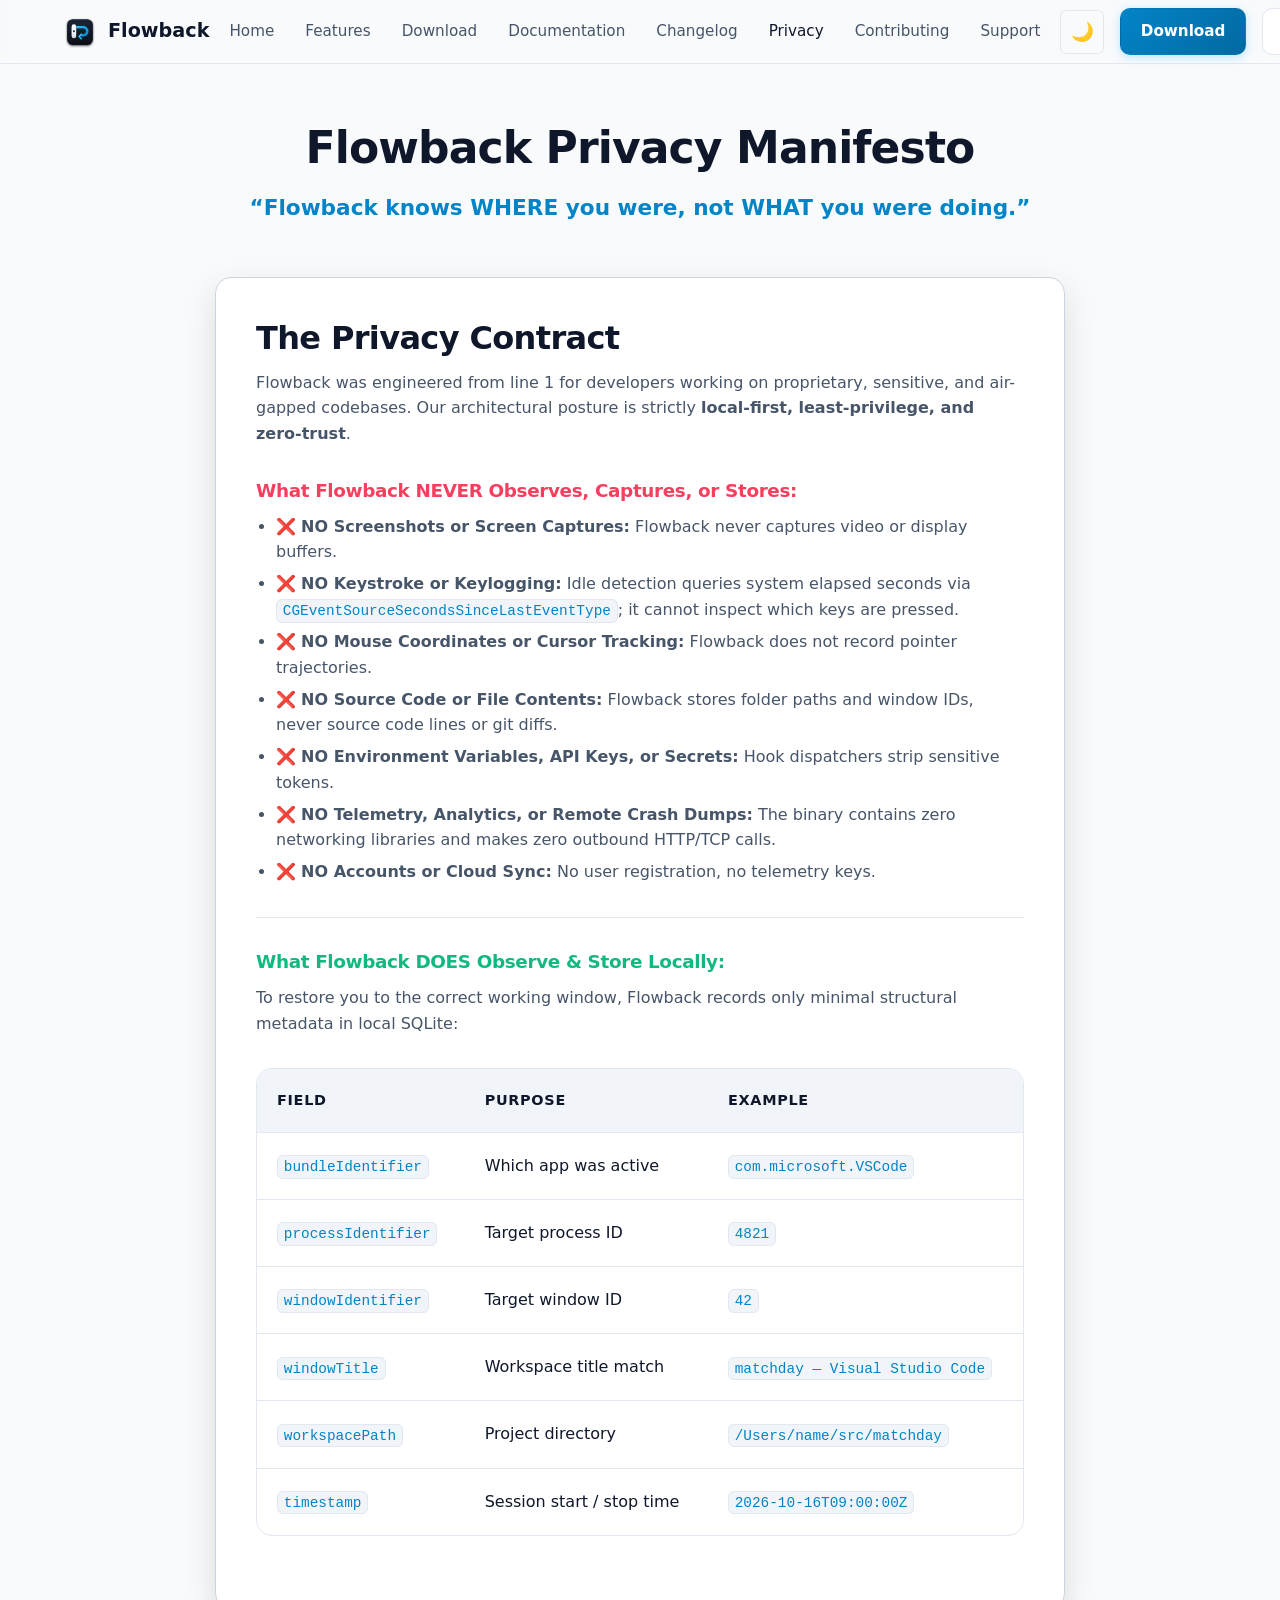
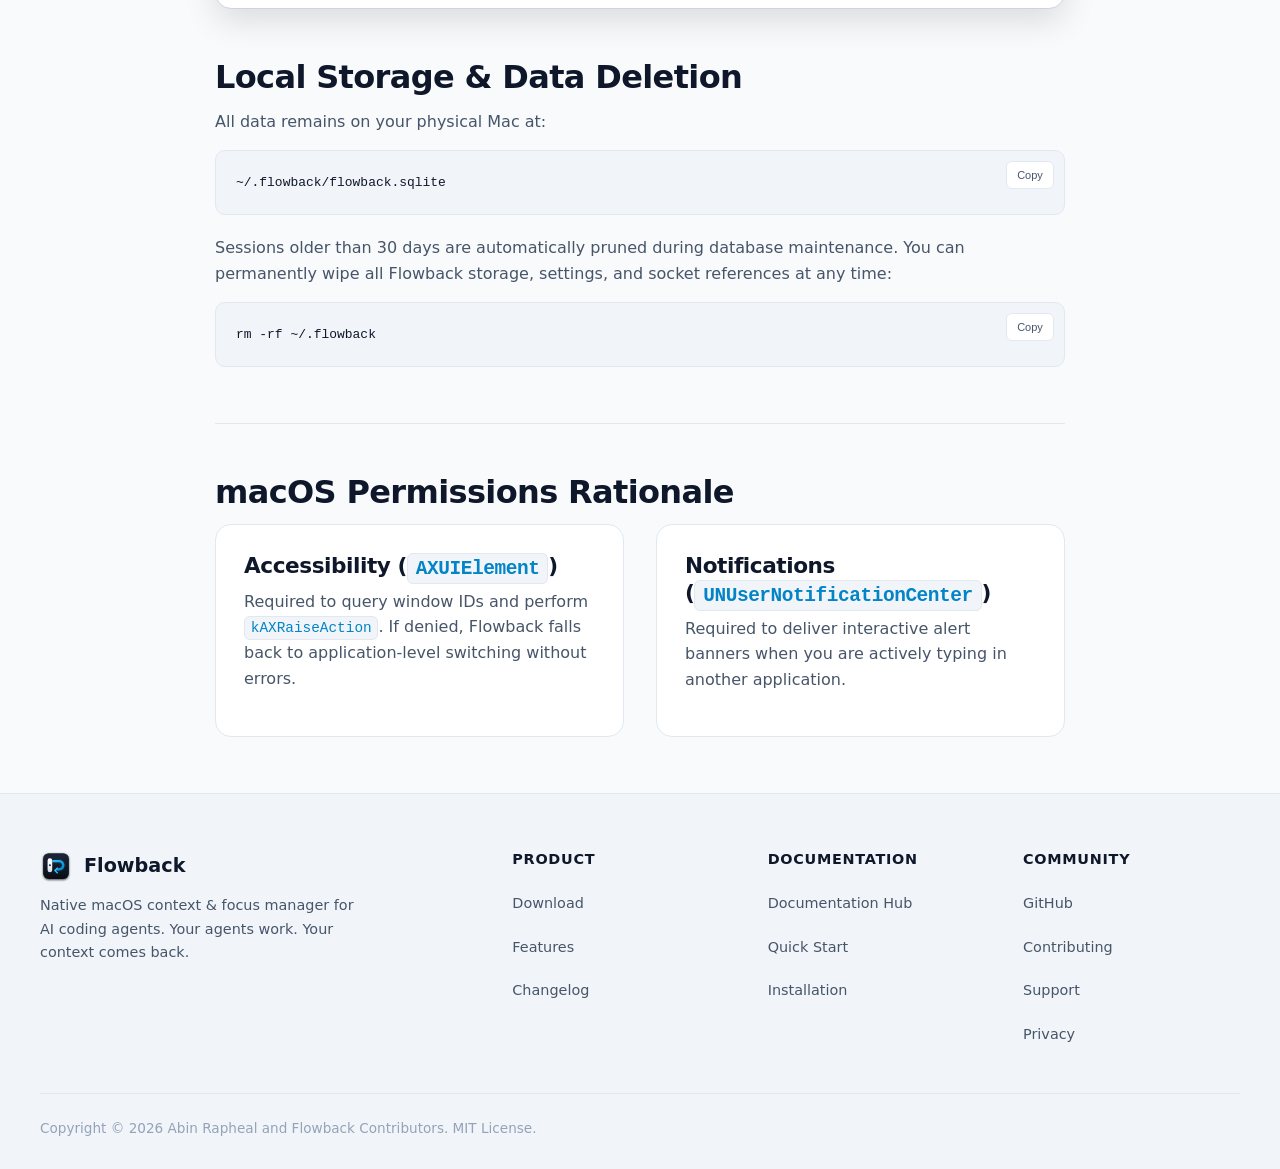
<file: Website/privacy/index.html>
<!DOCTYPE html>
<html lang="en" data-theme="dark">
<head>
  <meta charset="UTF-8">
  <meta name="viewport" content="width=device-width, initial-scale=1.0">
  <title>Privacy Policy & Manifesto — Flowback macOS Context Manager</title>
  <meta name="description" content="Flowback's local-first privacy manifesto: zero telemetry, zero keystroke logging, zero source code collection, and local SQLite storage.">
  <link rel="canonical" href="https://rapheljr.github.io/flowback/privacy/">
  
  <meta property="og:type" content="website">
  <meta property="og:url" content="https://rapheljr.github.io/flowback/privacy/">
  <meta property="og:title" content="Flowback Privacy Manifesto">
  <meta property="og:description" content="Flowback knows WHERE you were, not WHAT you were doing. Local-first, zero telemetry, zero cloud calls.">
  <meta property="og:image" content="https://rapheljr.github.io/flowback/assets/flowback-banner.svg">

  <link rel="icon" type="image/svg+xml" href="../assets/flowback-icon.svg">
  <link rel="stylesheet" href="../css/main.css">
</head>
<body>
  <a href="#main" class="skip-link">Skip to main content</a>

  <!-- Navigation Bar -->
  <header class="site-header">
    <div class="header-container">
      <a href="../" class="brand" aria-label="Flowback Home">
        <img src="../assets/flowback-icon.svg" alt="Flowback Logo" class="brand-icon">
        <span>Flowback</span>
      </a>

      <nav aria-label="Primary Navigation">
        <ul class="nav-links" id="navLinks">
          <li><a href="../">Home</a></li>
          <li><a href="../features/">Features</a></li>
          <li><a href="../download/">Download</a></li>
          <li><a href="../docs/">Documentation</a></li>
          <li><a href="../changelog/">Changelog</a></li>
          <li><a href="./" class="active">Privacy</a></li>
          <li><a href="../contributing/">Contributing</a></li>
          <li><a href="../support/">Support</a></li>
          <li class="mobile-nav-actions">
            <a href="../download/" class="btn btn-primary">⬇️ Download for macOS</a>
            <a href="https://github.com/rapheljr/flowback" class="btn btn-secondary" target="_blank" rel="noopener noreferrer">★ View on GitHub</a>
          </li>
        </ul>
      </nav>

      <div class="nav-actions">
        <button class="theme-toggle" id="themeToggle" title="Toggle color theme" aria-label="Toggle theme">☀️</button>
        <a href="../download/" class="btn btn-primary header-cta">Download</a>
        <a href="https://github.com/rapheljr/flowback" class="btn btn-secondary header-cta" target="_blank" rel="noopener noreferrer">GitHub</a>
        <button class="mobile-menu-btn" id="mobileMenuBtn" aria-label="Toggle navigation menu" aria-expanded="false" aria-controls="navLinks">☰</button>
      </div>
    </div>
  </header>

  <main id="main" class="container">
    <div class="page-header">
      <h1>Flowback Privacy Manifesto</h1>
      <p style="font-size: 1.35rem; color: var(--accent-cyan); font-weight: 600;">
        &ldquo;Flowback knows WHERE you were, not WHAT you were doing.&rdquo;
      </p>
    </div>

    <!-- The Core Privacy Contract -->
    <article class="card card-featured">
      <h2>The Privacy Contract</h2>
      <p>Flowback was engineered from line 1 for developers working on proprietary, sensitive, and air-gapped codebases. Our architectural posture is strictly <strong>local-first, least-privilege, and zero-trust</strong>.</p>

      <div style="margin: 2rem 0;">
        <h3 style="color: var(--accent-rose); font-size: 1.15rem; margin-bottom: 0.75rem;">
          What Flowback NEVER Observes, Captures, or Stores:
        </h3>
        <ul style="margin-left: 1.25rem; color: var(--text-secondary); display: flex; flex-direction: column; gap: 0.4rem;">
          <li>❌ <strong>NO Screenshots or Screen Captures:</strong> Flowback never captures video or display buffers.</li>
          <li>❌ <strong>NO Keystroke or Keylogging:</strong> Idle detection queries system elapsed seconds via <code>CGEventSourceSecondsSinceLastEventType</code>; it cannot inspect which keys are pressed.</li>
          <li>❌ <strong>NO Mouse Coordinates or Cursor Tracking:</strong> Flowback does not record pointer trajectories.</li>
          <li>❌ <strong>NO Source Code or File Contents:</strong> Flowback stores folder paths and window IDs, never source code lines or git diffs.</li>
          <li>❌ <strong>NO Environment Variables, API Keys, or Secrets:</strong> Hook dispatchers strip sensitive tokens.</li>
          <li>❌ <strong>NO Telemetry, Analytics, or Remote Crash Dumps:</strong> The binary contains zero networking libraries and makes zero outbound HTTP/TCP calls.</li>
          <li>❌ <strong>NO Accounts or Cloud Sync:</strong> No user registration, no telemetry keys.</li>
        </ul>
      </div>

      <div style="border-top: 1px solid var(--border-subtle); padding-top: 2rem;">
        <h3 style="color: var(--accent-emerald); font-size: 1.15rem; margin-bottom: 0.75rem;">
          What Flowback DOES Observe &amp; Store Locally:
        </h3>
        <p>To restore you to the correct working window, Flowback records only minimal structural metadata in local SQLite:</p>
        <div class="table-container" tabindex="0" role="region" aria-label="Flowback local data storage schema">
          <table>
            <thead>
              <tr>
                <th>Field</th>
                <th>Purpose</th>
                <th>Example</th>
              </tr>
            </thead>
            <tbody>
              <tr>
                <td><code>bundleIdentifier</code></td>
                <td>Which app was active</td>
                <td><code>com.microsoft.VSCode</code></td>
              </tr>
              <tr>
                <td><code>processIdentifier</code></td>
                <td>Target process ID</td>
                <td><code>4821</code></td>
              </tr>
              <tr>
                <td><code>windowIdentifier</code></td>
                <td>Target window ID</td>
                <td><code>42</code></td>
              </tr>
              <tr>
                <td><code>windowTitle</code></td>
                <td>Workspace title match</td>
                <td><code>matchday — Visual Studio Code</code></td>
              </tr>
              <tr>
                <td><code>workspacePath</code></td>
                <td>Project directory</td>
                <td><code>/Users/name/src/matchday</code></td>
              </tr>
              <tr>
                <td><code>timestamp</code></td>
                <td>Session start / stop time</td>
                <td><code>2026-10-16T09:00:00Z</code></td>
              </tr>
            </tbody>
          </table>
        </div>
      </div>
    </article>

    <!-- Local Storage & Removal -->
    <section style="max-width: 850px; margin: 0 auto 3.5rem auto;">
      <h2>Local Storage &amp; Data Deletion</h2>
      <p>All data remains on your physical Mac at:</p>
      <pre><code>~/.flowback/flowback.sqlite</code></pre>
      <p>Sessions older than 30 days are automatically pruned during database maintenance. You can permanently wipe all Flowback storage, settings, and socket references at any time:</p>
      <pre><code>rm -rf ~/.flowback</code></pre>
    </section>

    <!-- Permissions Rationale -->
    <section style="max-width: 850px; margin: 0 auto; border-top: 1px solid var(--border-subtle); padding-top: 3rem;">
      <h2>macOS Permissions Rationale</h2>
      <div class="grid-2">
        <div class="card">
          <h3>Accessibility (<code>AXUIElement</code>)</h3>
          <p>Required to query window IDs and perform <code>kAXRaiseAction</code>. If denied, Flowback falls back to application-level switching without errors.</p>
        </div>
        <div class="card">
          <h3>Notifications (<code>UNUserNotificationCenter</code>)</h3>
          <p>Required to deliver interactive alert banners when you are actively typing in another application.</p>
        </div>
      </div>
    </section>
  </main>

  <!-- Footer -->
  <footer class="site-footer">
    <div class="footer-container">
      <div class="footer-brand">
        <div class="brand">
          <img src="../assets/flowback-icon.svg" alt="Flowback" class="brand-icon">
          <span>Flowback</span>
        </div>
        <p>Native macOS context &amp; focus manager for AI coding agents. Your agents work. Your context comes back.</p>
      </div>
      <div class="footer-col">
        <h4>Product</h4>
        <ul>
          <li><a href="../download/">Download</a></li>
          <li><a href="../features/">Features</a></li>
          <li><a href="../changelog/">Changelog</a></li>
        </ul>
      </div>
      <div class="footer-col">
        <h4>Documentation</h4>
        <ul>
          <li><a href="../docs/">Documentation Hub</a></li>
          <li><a href="../docs/#quickstart">Quick Start</a></li>
          <li><a href="../docs/#installation">Installation</a></li>
        </ul>
      </div>
      <div class="footer-col">
        <h4>Community</h4>
        <ul>
          <li><a href="https://github.com/rapheljr/flowback" target="_blank" rel="noopener noreferrer">GitHub</a></li>
          <li><a href="../contributing/">Contributing</a></li>
          <li><a href="../support/">Support</a></li>
          <li><a href="./">Privacy</a></li>
        </ul>
      </div>
    </div>
    <div class="footer-bottom">
      <div>Copyright &copy; 2026 Abin Rapheal and Flowback Contributors. MIT License.</div>
    </div>
  </footer>

  <script src="../js/main.js"></script>
</body>
</html>
</file>
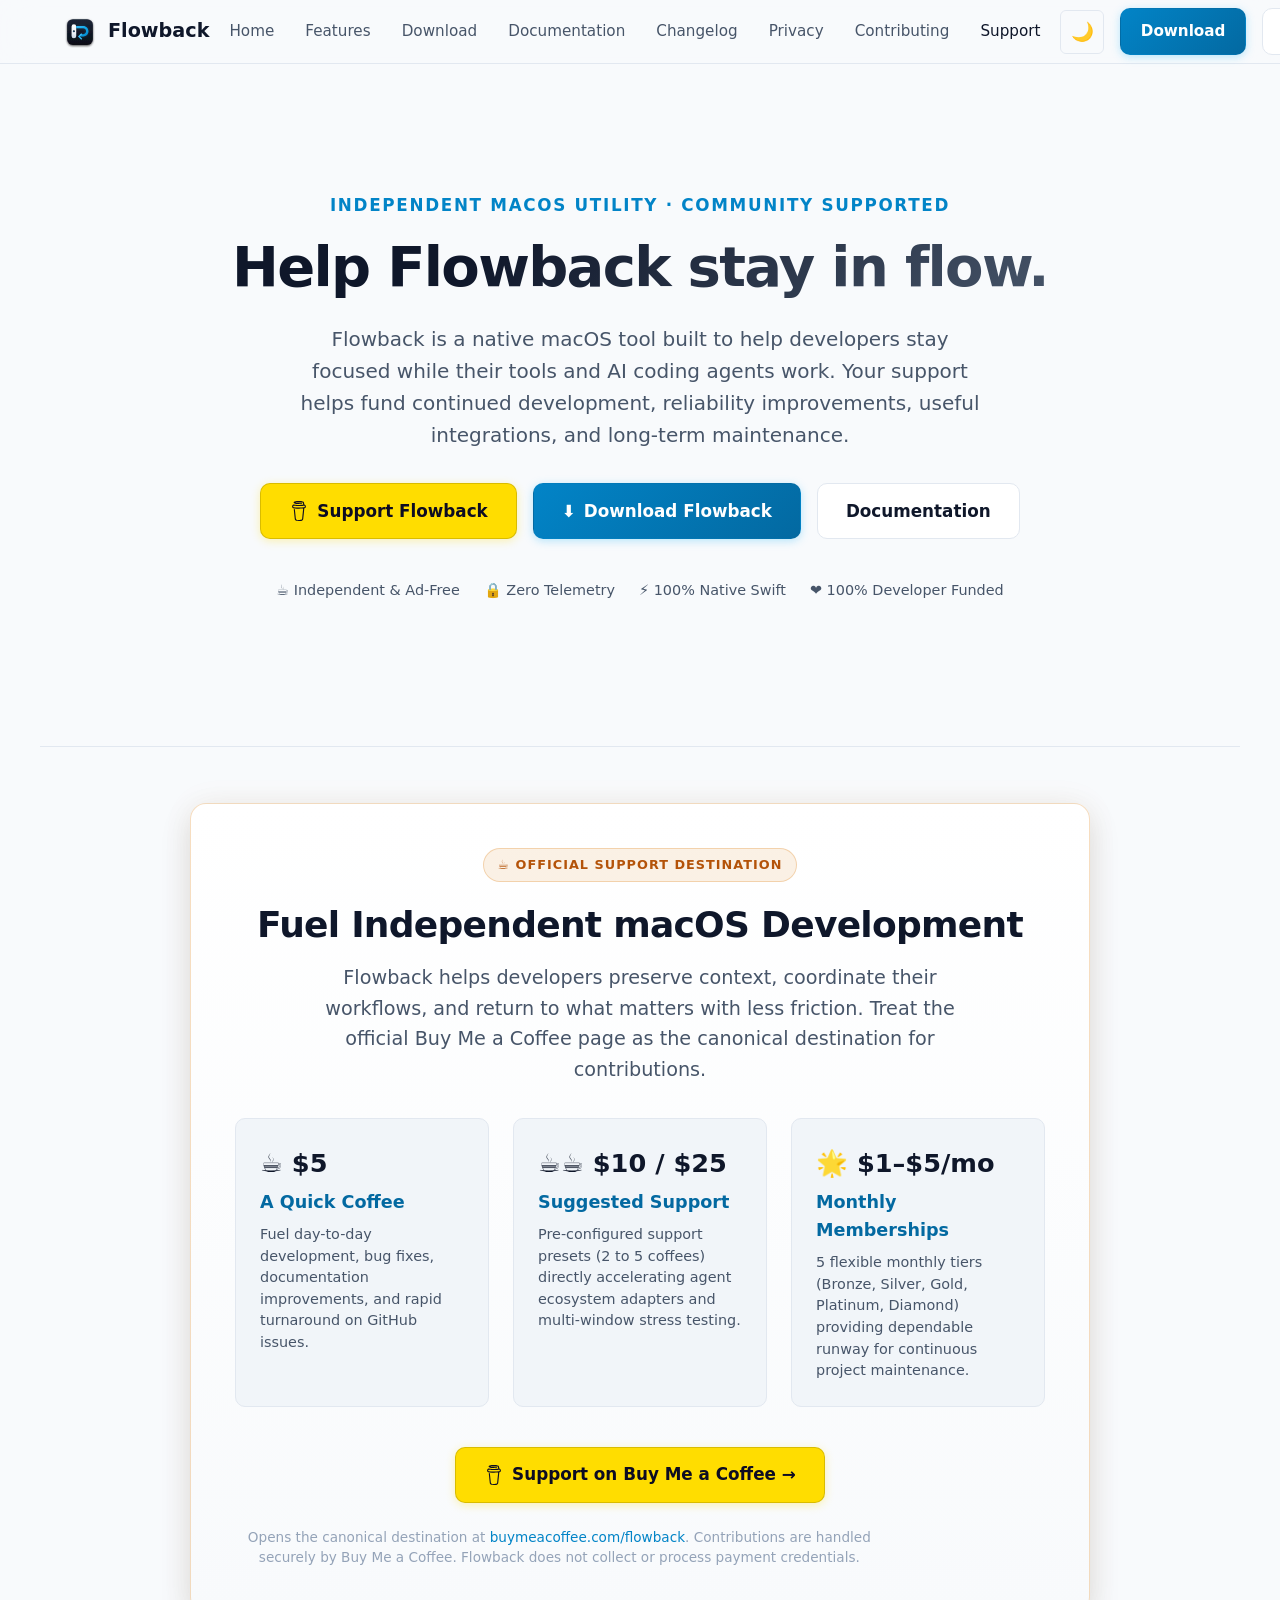
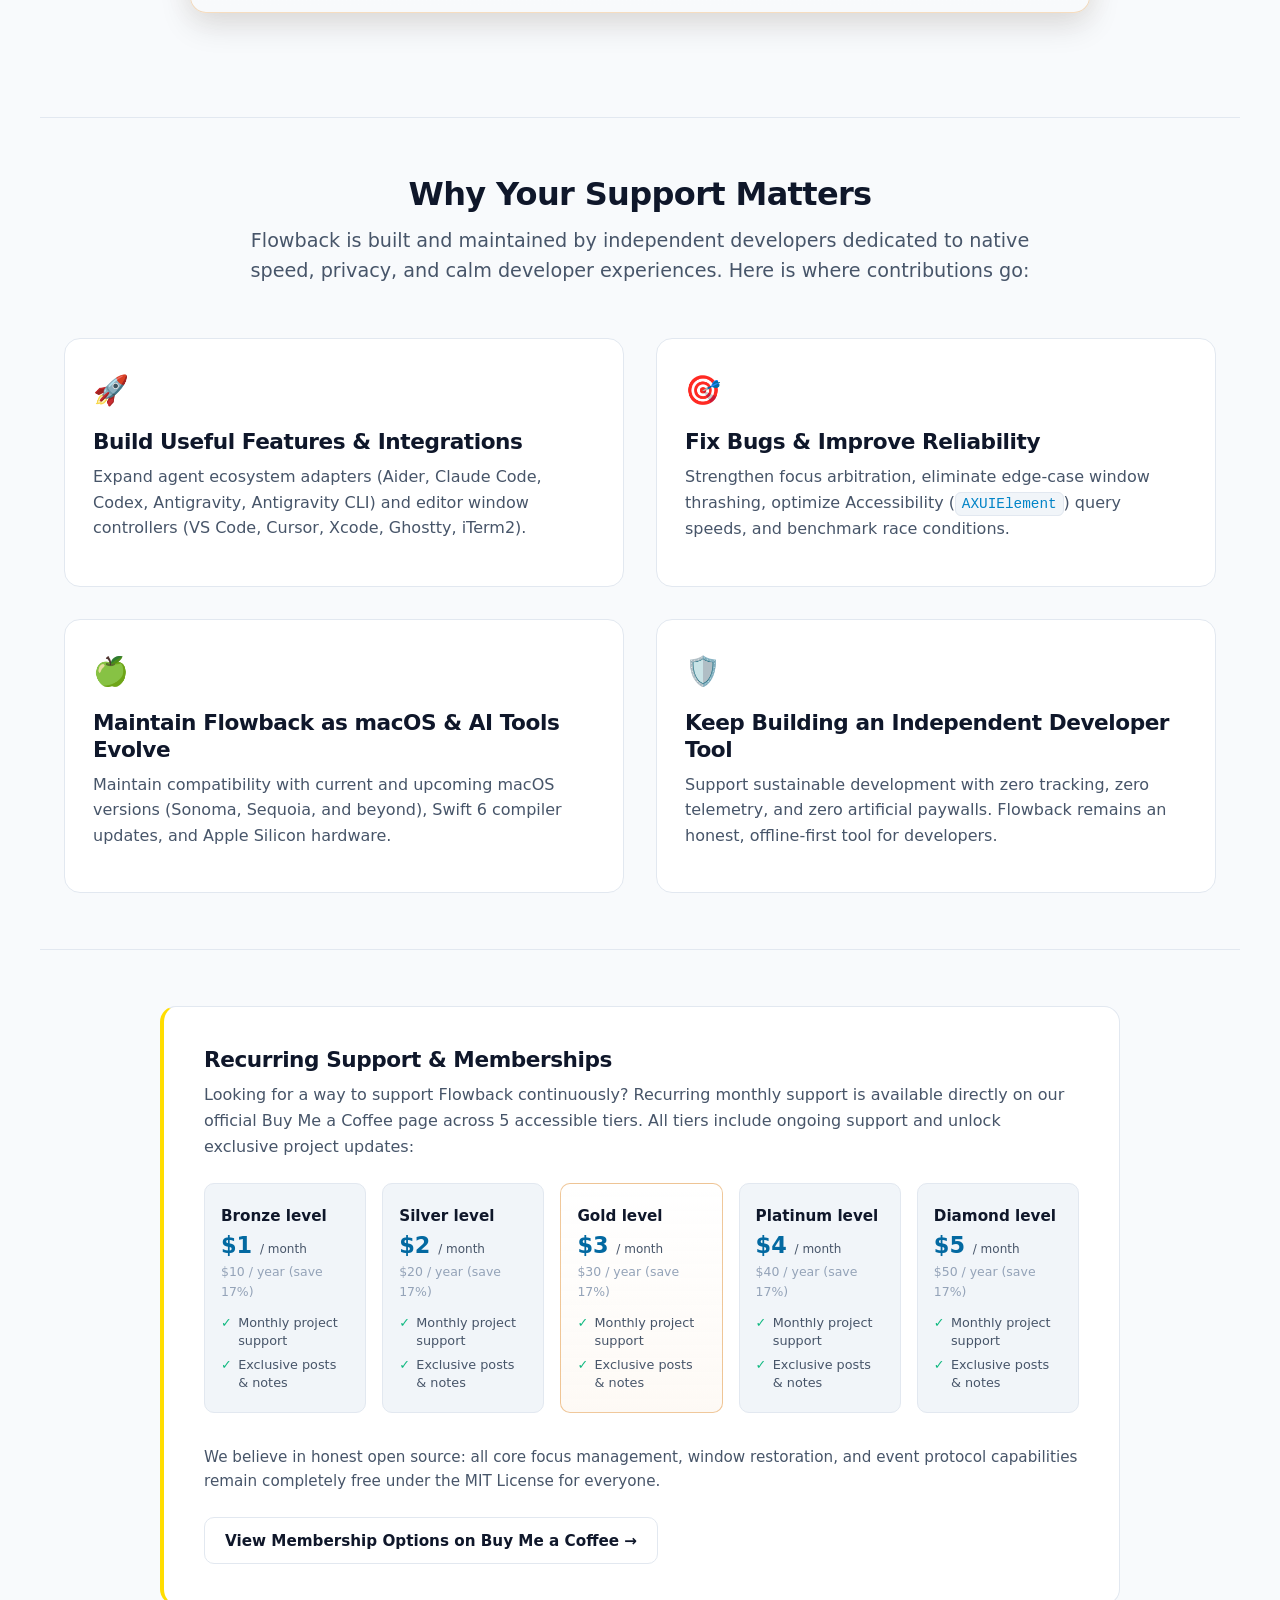
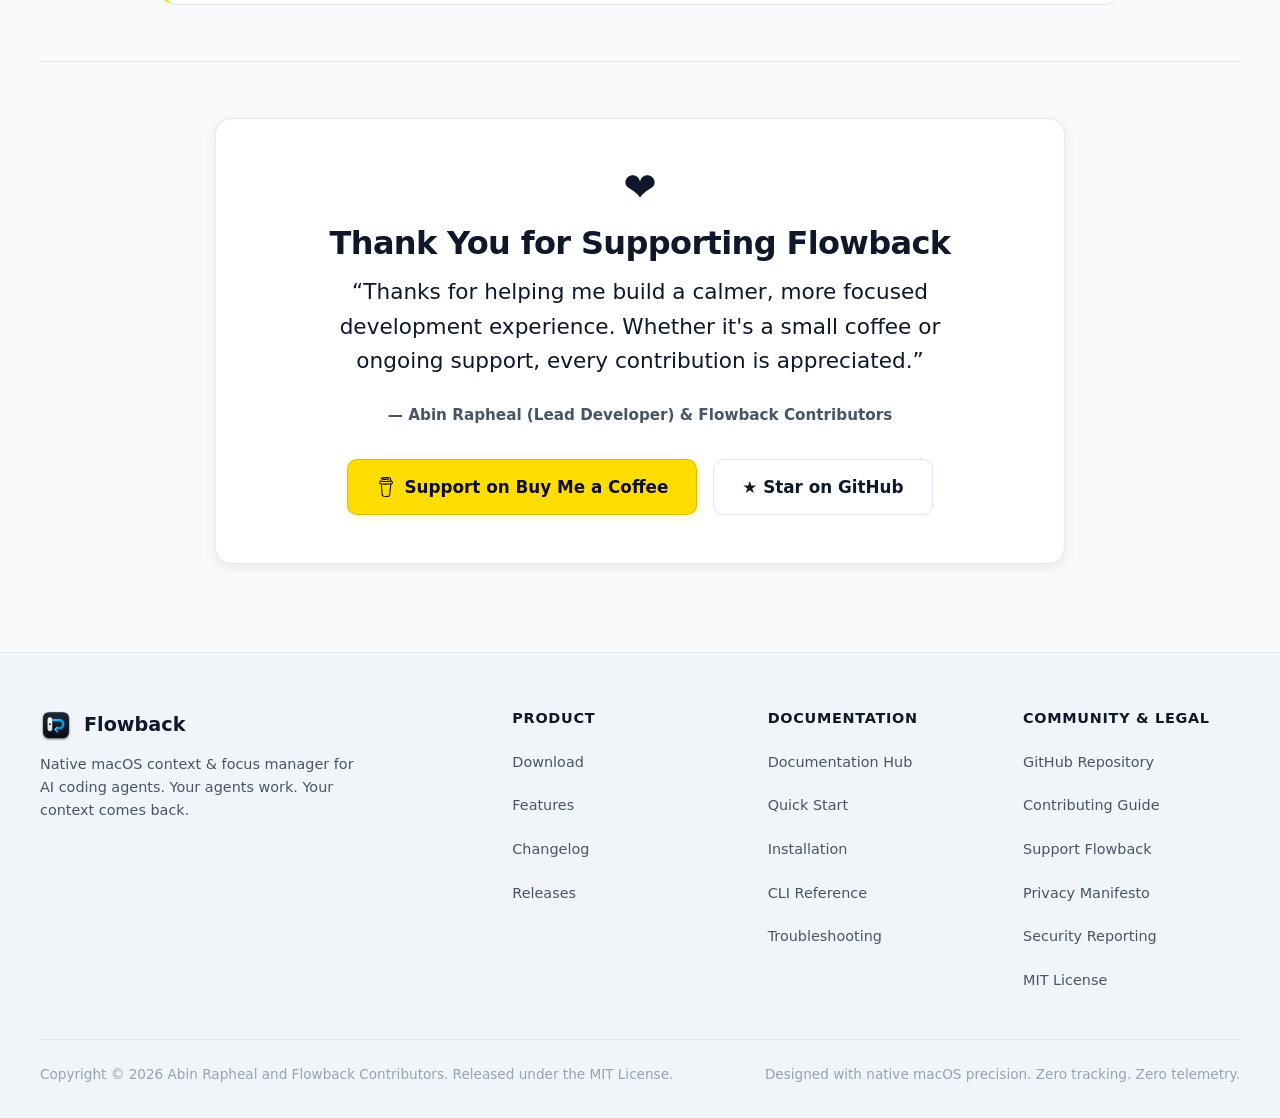
<file: Website/support/index.html>
<!DOCTYPE html>
<html lang="en" data-theme="dark">
<head>
  <meta charset="UTF-8">
  <meta name="viewport" content="width=device-width, initial-scale=1.0">
  <title>Support Flowback — Help Flowback Stay in Flow</title>
  <meta name="description" content="Support Flowback on Buy Me a Coffee. Flowback is a native macOS focus and context orchestrator for AI coding agents. Your support funds continued development, reliability, and maintenance.">
  <link rel="canonical" href="https://rapheljr.github.io/flowback/support/">

  <!-- Open Graph / Facebook -->
  <meta property="og:type" content="website">
  <meta property="og:url" content="https://rapheljr.github.io/flowback/support/">
  <meta property="og:title" content="Support Flowback — Help Flowback Stay in Flow">
  <meta property="og:description" content="Support Flowback on Buy Me a Coffee. Native macOS focus and context orchestrator for AI coding agents. Help fund continued independent development.">
  <meta property="og:image" content="https://rapheljr.github.io/flowback/assets/flowback-banner.svg">

  <!-- Twitter -->
  <meta property="twitter:card" content="summary_large_image">
  <meta property="twitter:url" content="https://rapheljr.github.io/flowback/support/">
  <meta property="twitter:title" content="Support Flowback — Help Flowback Stay in Flow">
  <meta property="twitter:description" content="Support Flowback on Buy Me a Coffee. Native macOS focus and context orchestrator for AI coding agents. Zero telemetry, 100% developer funded.">
  <meta property="twitter:image" content="https://rapheljr.github.io/flowback/assets/flowback-banner.svg">

  <link rel="icon" type="image/svg+xml" href="../assets/flowback-icon.svg">
  <link rel="stylesheet" href="../css/main.css">
</head>
<body>
  <a href="#main" class="skip-link">Skip to main content</a>

  <!-- Navigation Bar -->
  <header class="site-header">
    <div class="header-container">
      <a href="../" class="brand" aria-label="Flowback Home">
        <img src="../assets/flowback-icon.svg" alt="Flowback Logo" class="brand-icon">
        <span>Flowback</span>
      </a>

      <nav aria-label="Primary Navigation">
        <ul class="nav-links" id="navLinks">
          <li><a href="../">Home</a></li>
          <li><a href="../features/">Features</a></li>
          <li><a href="../download/">Download</a></li>
          <li><a href="../docs/">Documentation</a></li>
          <li><a href="../changelog/">Changelog</a></li>
          <li><a href="../privacy/">Privacy</a></li>
          <li><a href="../contributing/">Contributing</a></li>
          <li><a href="./" class="active" aria-current="page">Support</a></li>
          <li class="mobile-nav-actions">
            <a href="../download/" class="btn btn-primary">⬇️ Download for macOS</a>
            <a href="https://github.com/rapheljr/flowback" class="btn btn-secondary" target="_blank" rel="noopener noreferrer">★ View on GitHub</a>
          </li>
        </ul>
      </nav>

      <div class="nav-actions">
        <button class="theme-toggle" id="themeToggle" title="Toggle color theme" aria-label="Toggle theme">☀️</button>
        <a href="../download/" class="btn btn-primary header-cta" id="headerDownloadBtn">Download</a>
        <a href="https://github.com/rapheljr/flowback" class="btn btn-secondary header-cta" target="_blank" rel="noopener noreferrer">GitHub</a>
        <button class="mobile-menu-btn" id="mobileMenuBtn" aria-label="Toggle navigation menu" aria-expanded="false" aria-controls="navLinks">☰</button>
      </div>
    </div>
  </header>

  <main id="main">
    <!-- Hero Section -->
    <section class="hero">
      <div class="container">
        <div class="hero-tagline">Independent macOS Utility · Community Supported</div>
        <h1>Help Flowback stay in flow.</h1>
        <p>Flowback is a native macOS tool built to help developers stay focused while their tools and AI coding agents work. Your support helps fund continued development, reliability improvements, useful integrations, and long-term maintenance.</p>

        <div class="hero-actions">
          <a href="https://buymeacoffee.com/flowback" class="btn btn-bmc btn-lg" target="_blank" rel="noopener noreferrer" data-bmc-link id="heroSupportBtn">
            <img src="../assets/bmc-logo.svg" alt="" aria-hidden="true" class="bmc-icon"> Support Flowback
          </a>
          <a href="../download/" class="btn btn-primary btn-lg">
            <span>⬇️</span> Download Flowback
          </a>
          <a href="../docs/" class="btn btn-secondary btn-lg">
            Documentation
          </a>
        </div>

        <div class="hero-highlights">
          <span>☕ Independent &amp; Ad-Free</span>
          <span>🔒 Zero Telemetry</span>
          <span>⚡ 100% Native Swift</span>
          <span>❤️ 100% Developer Funded</span>
        </div>
      </div>
    </section>

    <!-- Support Featured Card -->
    <section class="container" style="border-top: 1px solid var(--border-subtle); padding-top: 3.5rem;">
      <div class="support-card-featured">
        <div class="support-badge">☕ Official Support Destination</div>
        <h2>Fuel Independent macOS Development</h2>
        <p class="lead">Flowback helps developers preserve context, coordinate their workflows, and return to what matters with less friction. Treat the official Buy Me a Coffee page as the canonical destination for contributions.</p>

        <div class="support-tiers">
          <div class="support-tier-card">
            <div class="support-tier-badge">☕ $5</div>
            <div class="support-tier-title">A Quick Coffee</div>
            <p class="support-tier-desc">Fuel day-to-day development, bug fixes, documentation improvements, and rapid turnaround on GitHub issues.</p>
          </div>

          <div class="support-tier-card">
            <div class="support-tier-badge">☕☕ $10 / $25</div>
            <div class="support-tier-title">Suggested Support</div>
            <p class="support-tier-desc">Pre-configured support presets (2 to 5 coffees) directly accelerating agent ecosystem adapters and multi-window stress testing.</p>
          </div>

          <div class="support-tier-card">
            <div class="support-tier-badge">🌟 $1–$5/mo</div>
            <div class="support-tier-title">Monthly Memberships</div>
            <p class="support-tier-desc">5 flexible monthly tiers (Bronze, Silver, Gold, Platinum, Diamond) providing dependable runway for continuous project maintenance.</p>
          </div>
        </div>

        <div style="display: flex; justify-content: center; gap: 1rem; flex-wrap: wrap;">
          <a href="https://buymeacoffee.com/flowback" class="btn btn-bmc btn-lg" target="_blank" rel="noopener noreferrer" data-bmc-link id="cardSupportBtn">
            <img src="../assets/bmc-logo.svg" alt="" aria-hidden="true" class="bmc-icon"> Support on Buy Me a Coffee &rarr;
          </a>
        </div>

        <p class="support-canonical-note">
          Opens the canonical destination at <a href="https://buymeacoffee.com/flowback" target="_blank" rel="noopener noreferrer" data-bmc-link>buymeacoffee.com/flowback</a>. Contributions are handled securely by Buy Me a Coffee. Flowback does not collect or process payment credentials.
        </p>
      </div>
    </section>

    <!-- Why Support Matters Section -->
    <section class="container" style="border-top: 1px solid var(--border-subtle); padding-top: 3.5rem;">
      <div class="page-header">
        <h2>Why Your Support Matters</h2>
        <p>Flowback is built and maintained by independent developers dedicated to native speed, privacy, and calm developer experiences. Here is where contributions go:</p>
      </div>

      <div class="grid-2">
        <div class="card">
          <div class="card-icon">🚀</div>
          <h3>Build Useful Features &amp; Integrations</h3>
          <p>Expand agent ecosystem adapters (Aider, Claude Code, Codex, Antigravity, Antigravity CLI) and editor window controllers (VS Code, Cursor, Xcode, Ghostty, iTerm2).</p>
        </div>

        <div class="card">
          <div class="card-icon">🎯</div>
          <h3>Fix Bugs &amp; Improve Reliability</h3>
          <p>Strengthen focus arbitration, eliminate edge-case window thrashing, optimize Accessibility (<code>AXUIElement</code>) query speeds, and benchmark race conditions.</p>
        </div>

        <div class="card">
          <div class="card-icon">🍏</div>
          <h3>Maintain Flowback as macOS &amp; AI Tools Evolve</h3>
          <p>Maintain compatibility with current and upcoming macOS versions (Sonoma, Sequoia, and beyond), Swift 6 compiler updates, and Apple Silicon hardware.</p>
        </div>

        <div class="card">
          <div class="card-icon">🛡️</div>
          <h3>Keep Building an Independent Developer Tool</h3>
          <p>Support sustainable development with zero tracking, zero telemetry, and zero artificial paywalls. Flowback remains an honest, offline-first tool for developers.</p>
        </div>
      </div>
    </section>

    <!-- Recurring Support & Memberships Section -->
    <section class="container" style="border-top: 1px solid var(--border-subtle); padding-top: 3.5rem;">
      <div class="card" style="max-width: 960px; margin: 0 auto; padding: clamp(1.5rem, 3.5vw, 2.5rem); border-left: 4px solid #FFDD00;">
        <h3>Recurring Support &amp; Memberships</h3>
        <p>Looking for a way to support Flowback continuously? Recurring monthly support is available directly on our official Buy Me a Coffee page across 5 accessible tiers. All tiers include ongoing support and unlock exclusive project updates:</p>

        <div class="membership-levels-grid">
          <div class="membership-level-card">
            <div class="membership-level-title">Bronze level</div>
            <div class="membership-level-price">$1 <small>/ month</small></div>
            <div class="membership-level-yearly">$10 / year (save 17%)</div>
            <ul class="membership-level-benefits">
              <li><span class="check" aria-hidden="true">✓</span> Monthly project support</li>
              <li><span class="check" aria-hidden="true">✓</span> Exclusive posts &amp; notes</li>
            </ul>
          </div>

          <div class="membership-level-card">
            <div class="membership-level-title">Silver level</div>
            <div class="membership-level-price">$2 <small>/ month</small></div>
            <div class="membership-level-yearly">$20 / year (save 17%)</div>
            <ul class="membership-level-benefits">
              <li><span class="check" aria-hidden="true">✓</span> Monthly project support</li>
              <li><span class="check" aria-hidden="true">✓</span> Exclusive posts &amp; notes</li>
            </ul>
          </div>

          <div class="membership-level-card featured-level">
            <div class="membership-level-title">Gold level</div>
            <div class="membership-level-price">$3 <small>/ month</small></div>
            <div class="membership-level-yearly">$30 / year (save 17%)</div>
            <ul class="membership-level-benefits">
              <li><span class="check" aria-hidden="true">✓</span> Monthly project support</li>
              <li><span class="check" aria-hidden="true">✓</span> Exclusive posts &amp; notes</li>
            </ul>
          </div>

          <div class="membership-level-card">
            <div class="membership-level-title">Platinum level</div>
            <div class="membership-level-price">$4 <small>/ month</small></div>
            <div class="membership-level-yearly">$40 / year (save 17%)</div>
            <ul class="membership-level-benefits">
              <li><span class="check" aria-hidden="true">✓</span> Monthly project support</li>
              <li><span class="check" aria-hidden="true">✓</span> Exclusive posts &amp; notes</li>
            </ul>
          </div>

          <div class="membership-level-card">
            <div class="membership-level-title">Diamond level</div>
            <div class="membership-level-price">$5 <small>/ month</small></div>
            <div class="membership-level-yearly">$50 / year (save 17%)</div>
            <ul class="membership-level-benefits">
              <li><span class="check" aria-hidden="true">✓</span> Monthly project support</li>
              <li><span class="check" aria-hidden="true">✓</span> Exclusive posts &amp; notes</li>
            </ul>
          </div>
        </div>

        <p style="margin-bottom: 1.5rem; font-size: 0.95rem; color: var(--text-secondary);">We believe in honest open source: all core focus management, window restoration, and event protocol capabilities remain completely free under the MIT License for everyone.</p>
        <a href="https://buymeacoffee.com/flowback" class="btn btn-secondary" target="_blank" rel="noopener noreferrer" data-bmc-link>
          View Membership Options on Buy Me a Coffee &rarr;
        </a>
      </div>
    </section>

    <!-- Personal Thank-You Section -->
    <section class="container" style="border-top: 1px solid var(--border-subtle); padding-top: 3.5rem; margin-bottom: 2rem;">
      <div class="thank-you-card">
        <div class="thank-you-icon" aria-hidden="true">❤️</div>
        <h2>Thank You for Supporting Flowback</h2>
        <blockquote>
          “Thanks for helping me build a calmer, more focused development experience. Whether it's a small coffee or ongoing support, every contribution is appreciated.”
        </blockquote>
        <div class="thank-you-author">— Abin Rapheal (Lead Developer) &amp; Flowback Contributors</div>

        <div style="display: flex; justify-content: center; gap: 1rem; flex-wrap: wrap;">
          <a href="https://buymeacoffee.com/flowback" class="btn btn-bmc btn-lg" target="_blank" rel="noopener noreferrer" data-bmc-link id="thankYouSupportBtn">
            <img src="../assets/bmc-logo.svg" alt="" aria-hidden="true" class="bmc-icon"> Support on Buy Me a Coffee
          </a>
          <a href="https://github.com/rapheljr/flowback" class="btn btn-secondary btn-lg" target="_blank" rel="noopener noreferrer">
            ★ Star on GitHub
          </a>
        </div>
      </div>
    </section>
  </main>

  <!-- Footer -->
  <footer class="site-footer">
    <div class="footer-container">
      <div class="footer-brand">
        <div class="brand">
          <img src="../assets/flowback-icon.svg" alt="Flowback" class="brand-icon">
          <span>Flowback</span>
        </div>
        <p>Native macOS context &amp; focus manager for AI coding agents. Your agents work. Your context comes back.</p>
      </div>

      <div class="footer-col">
        <h4>Product</h4>
        <ul>
          <li><a href="../download/">Download</a></li>
          <li><a href="../features/">Features</a></li>
          <li><a href="../changelog/">Changelog</a></li>
          <li><a href="https://github.com/rapheljr/flowback/releases" target="_blank" rel="noopener noreferrer">Releases</a></li>
        </ul>
      </div>

      <div class="footer-col">
        <h4>Documentation</h4>
        <ul>
          <li><a href="../docs/">Documentation Hub</a></li>
          <li><a href="../docs/#quickstart">Quick Start</a></li>
          <li><a href="../docs/#installation">Installation</a></li>
          <li><a href="../docs/#cli">CLI Reference</a></li>
          <li><a href="../docs/#troubleshooting">Troubleshooting</a></li>
        </ul>
      </div>

      <div class="footer-col">
        <h4>Community &amp; Legal</h4>
        <ul>
          <li><a href="https://github.com/rapheljr/flowback" target="_blank" rel="noopener noreferrer">GitHub Repository</a></li>
          <li><a href="../contributing/">Contributing Guide</a></li>
          <li><a href="./" class="active">Support Flowback</a></li>
          <li><a href="../privacy/">Privacy Manifesto</a></li>
          <li><a href="https://github.com/rapheljr/flowback/security/advisories/new" target="_blank" rel="noopener noreferrer">Security Reporting</a></li>
          <li><a href="https://github.com/rapheljr/flowback/blob/main/LICENSE" target="_blank" rel="noopener noreferrer">MIT License</a></li>
        </ul>
      </div>
    </div>

    <div class="footer-bottom">
      <div>Copyright &copy; 2026 Abin Rapheal and Flowback Contributors. Released under the MIT License.</div>
      <div>Designed with native macOS precision. Zero tracking. Zero telemetry.</div>
    </div>
  </footer>

  <script src="../js/main.js"></script>
</body>
</html>
</file>
<file: Website/css/main.css>
/* Flowback Modern Design System - macOS Native Aesthetic */

:root {
  --font-sans: -apple-system, BlinkMacSystemFont, "SF Pro Display", "SF Pro Text", system-ui, -system-ui, sans-serif;
  --font-mono: "SF Mono", ui-monospace, Menlo, Monaco, Consolas, monospace;

  /* Color Palette - Dark Mode (Default) */
  --bg-primary: #0a0d14;
  --bg-secondary: #10141e;
  --bg-card: #151a26;
  --bg-card-hover: #1c2233;
  --bg-elevated: #22293d;
  --border-subtle: #232a3b;
  --border-bright: #38435d;
  
  --text-primary: #f8fafc;
  --text-secondary: #94a3b8;
  --text-muted: #64748b;
  --text-inverted: #0a0d14;

  --accent-cyan: #38bdf8;
  --accent-blue: #3b82f6;
  --accent-indigo: #6366f1;
  --accent-purple: #a855f7;
  --accent-emerald: #10b981;
  --accent-amber: #f59e0b;
  --accent-rose: #f43f5e;

  --shadow-sm: 0 1px 2px rgba(0, 0, 0, 0.4);
  --shadow-md: 0 4px 12px rgba(0, 0, 0, 0.5);
  --shadow-lg: 0 12px 32px rgba(0, 0, 0, 0.65);
  --shadow-glow: 0 0 32px rgba(56, 189, 248, 0.15);

  --radius-sm: 6px;
  --radius-md: 10px;
  --radius-lg: 16px;
  --radius-full: 9999px;

  --max-width: 1200px;
  --header-height: 64px;
  --container-padding: clamp(1rem, 3.5vw, 1.5rem);
}

[data-theme="light"] {
  --bg-primary: #f8fafc;
  --bg-secondary: #f1f5f9;
  --bg-card: #ffffff;
  --bg-card-hover: #f8fafc;
  --bg-elevated: #e2e8f0;
  --border-subtle: #e2e8f0;
  --border-bright: #cbd5e1;
  
  --text-primary: #0f172a;
  --text-secondary: #475569;
  --text-muted: #94a3b8;
  --text-inverted: #ffffff;

  /* WCAG AA/AAA compliant Deep Focus Blue for Light Mode per Brand Guidelines */
  --accent-cyan: #0284c7;
  --accent-blue: #0369a1;

  --shadow-sm: 0 1px 2px rgba(0, 0, 0, 0.05);
  --shadow-md: 0 4px 12px rgba(0, 0, 0, 0.08);
  --shadow-lg: 0 12px 32px rgba(0, 0, 0, 0.12);
  --shadow-glow: 0 0 32px rgba(2, 132, 199, 0.12);
}

/* Base Styles */
* {
  box-sizing: border-box;
  margin: 0;
  padding: 0;
}

html {
  font-family: var(--font-sans);
  background-color: var(--bg-primary);
  color: var(--text-primary);
  line-height: 1.6;
  scroll-behavior: smooth;
  -webkit-font-smoothing: antialiased;
}

body {
  min-height: 100vh;
  min-height: 100dvh;
  display: flex;
  flex-direction: column;
  background-color: var(--bg-primary);
  padding-left: env(safe-area-inset-left);
  padding-right: env(safe-area-inset-right);
}

body.nav-open {
  overflow: hidden;
}

/* Accessibility Focus States */
:focus-visible {
  outline: 2px solid var(--accent-cyan);
  outline-offset: 3px;
  border-radius: var(--radius-sm);
}

.skip-link {
  position: absolute;
  top: -120px;
  left: 1rem;
  background: var(--accent-cyan);
  color: #000000;
  padding: 0.75rem 1.25rem;
  font-weight: 700;
  border-radius: var(--radius-md);
  z-index: 1000;
  transition: top 0.2s ease;
  text-decoration: none;
  box-shadow: var(--shadow-md);
}

.skip-link:focus {
  top: 1rem;
}

a {
  color: var(--accent-cyan);
  text-decoration: none;
  transition: color 0.15s ease;
}

a:hover {
  color: var(--accent-blue);
}

p {
  margin-bottom: 1rem;
  color: var(--text-secondary);
  max-width: 75ch;
}

h1, h2, h3, h4, h5, h6 {
  color: var(--text-primary);
  font-weight: 700;
  line-height: 1.25;
  margin-bottom: 0.75rem;
  letter-spacing: -0.02em;
  overflow-wrap: break-word;
}

h1 { font-size: clamp(2.1rem, 4.5vw, 2.75rem); }
h2 { font-size: clamp(1.6rem, 3.5vw, 2rem); }
h3 { font-size: clamp(1.2rem, 2.5vw, 1.35rem); }

/* Code & Pre */
code, pre {
  font-family: var(--font-mono);
}

code {
  background-color: var(--bg-secondary);
  color: var(--accent-cyan);
  padding: 0.2em 0.4em;
  border-radius: var(--radius-sm);
  font-size: 0.9em;
  border: 1px solid var(--border-subtle);
  overflow-wrap: break-word;
  word-break: break-word;
}

pre {
  background-color: var(--bg-secondary);
  border: 1px solid var(--border-subtle);
  border-radius: var(--radius-md);
  padding: 1.25rem;
  padding-top: 1.25rem;
  overflow-x: auto;
  margin-bottom: 1.25rem;
  color: var(--text-primary);
  font-size: 0.9rem;
  max-width: 100%;
  -webkit-overflow-scrolling: touch;
  position: relative;
}

pre code {
  background: none;
  border: none;
  padding: 0;
  color: inherit;
  white-space: pre;
  word-break: normal;
  overflow-wrap: normal;
}

/* Copy Button for Code Blocks */
.copy-btn {
  position: absolute;
  right: 10px;
  top: 10px;
  font-size: 11px;
  min-height: 28px;
  min-width: 48px;
  padding: 4px 10px;
  background: var(--bg-card);
  color: var(--text-secondary);
  border: 1px solid var(--border-subtle);
  border-radius: var(--radius-sm);
  cursor: pointer;
  transition: all 0.15s ease;
  z-index: 2;
}

.copy-btn:hover {
  background: var(--bg-card-hover);
  color: var(--text-primary);
  border-color: var(--border-bright);
}

/* Header & Navigation */
.site-header {
  position: sticky;
  top: 0;
  z-index: 100;
  height: var(--header-height);
  background-color: rgba(10, 13, 20, 0.85);
  backdrop-filter: blur(16px);
  -webkit-backdrop-filter: blur(16px);
  border-bottom: 1px solid var(--border-subtle);
  display: flex;
  align-items: center;
}

[data-theme="light"] .site-header {
  background-color: rgba(248, 250, 252, 0.85);
}

.header-container {
  max-width: var(--max-width);
  width: 100%;
  margin: 0 auto;
  padding: 0 var(--container-padding);
  display: flex;
  align-items: center;
  justify-content: space-between;
  gap: 1rem;
}

.brand {
  display: flex;
  align-items: center;
  gap: 0.75rem;
  font-size: 1.2rem;
  font-weight: 800;
  color: var(--text-primary);
  text-decoration: none;
  flex-shrink: 0;
}

.brand:hover {
  color: var(--text-primary);
}

.brand-icon {
  width: 32px;
  height: 32px;
  border-radius: 8px;
  display: block;
}

.nav-links {
  display: flex;
  align-items: center;
  gap: clamp(0.75rem, 1.8vw, 1.75rem);
  list-style: none;
}

.nav-links a {
  color: var(--text-secondary);
  font-size: 0.95rem;
  font-weight: 500;
  padding: 0.5rem 0.25rem;
  display: inline-flex;
  align-items: center;
  white-space: nowrap;
}

.nav-links a:hover,
.nav-links a.active {
  color: var(--text-primary);
}

.mobile-nav-actions {
  display: none;
}

.nav-actions {
  display: flex;
  align-items: center;
  gap: clamp(0.5rem, 1.2vw, 1rem);
  flex-shrink: 0;
}

.theme-toggle {
  background: none;
  border: 1px solid var(--border-subtle);
  color: var(--text-secondary);
  width: 44px;
  height: 44px;
  min-width: 44px;
  min-height: 44px;
  border-radius: var(--radius-sm);
  cursor: pointer;
  display: flex;
  align-items: center;
  justify-content: center;
  font-size: 1.15rem;
  transition: all 0.15s ease;
}

.theme-toggle:hover {
  background-color: var(--bg-card);
  color: var(--text-primary);
  border-color: var(--border-bright);
}

.mobile-menu-btn {
  display: none;
  background: none;
  border: 1px solid var(--border-subtle);
  color: var(--text-primary);
  width: 44px;
  height: 44px;
  min-width: 44px;
  min-height: 44px;
  border-radius: var(--radius-sm);
  cursor: pointer;
  align-items: center;
  justify-content: center;
  font-size: 1.35rem;
  transition: all 0.15s ease;
}

.mobile-menu-btn:hover {
  background-color: var(--bg-card);
  border-color: var(--border-bright);
}

/* Buttons */
.btn {
  display: inline-flex;
  align-items: center;
  justify-content: center;
  gap: 0.5rem;
  padding: 0.65rem 1.25rem;
  min-height: 44px;
  font-size: 0.95rem;
  font-weight: 600;
  border-radius: var(--radius-md);
  cursor: pointer;
  transition: all 0.15s ease;
  border: 1px solid transparent;
  text-decoration: none;
  white-space: nowrap;
}

.btn-primary {
  background: linear-gradient(135deg, var(--accent-cyan), var(--accent-blue));
  color: #ffffff !important;
  box-shadow: 0 2px 8px rgba(56, 189, 248, 0.35);
}

.btn-primary:hover {
  box-shadow: 0 4px 16px rgba(56, 189, 248, 0.5);
  color: #ffffff !important;
  transform: translateY(-1px);
}

.btn-secondary {
  background-color: var(--bg-card);
  border-color: var(--border-subtle);
  color: var(--text-primary);
}

.btn-secondary:hover {
  background-color: var(--bg-card-hover);
  border-color: var(--border-bright);
  color: var(--text-primary);
  transform: translateY(-1px);
}

.btn-bmc {
  background-color: #FFDD00;
  color: #0D0C22 !important;
  font-weight: 700;
  border: 1px solid rgba(0, 0, 0, 0.15);
  box-shadow: 0 2px 10px rgba(255, 221, 0, 0.3);
}

.btn-bmc:hover {
  background-color: #ffd000;
  color: #0D0C22 !important;
  box-shadow: 0 4px 18px rgba(255, 221, 0, 0.5);
  transform: translateY(-1px);
}

.bmc-icon {
  width: 20px;
  height: 20px;
  vertical-align: middle;
  display: inline-block;
  flex-shrink: 0;
}

.btn-lg {
  padding: 0.85rem 1.75rem;
  font-size: 1.05rem;
  min-height: 48px;
}

/* Badges */
.badge {
  display: inline-flex;
  align-items: center;
  gap: 0.35rem;
  padding: 0.25rem 0.65rem;
  border-radius: var(--radius-full);
  font-size: 0.75rem;
  font-weight: 700;
  text-transform: uppercase;
  letter-spacing: 0.05em;
  white-space: normal;
  text-align: center;
  max-width: 100%;
}

.badge-supported {
  background-color: rgba(16, 185, 129, 0.15);
  color: var(--accent-emerald);
  border: 1px solid rgba(16, 185, 129, 0.3);
}

.badge-partial {
  background-color: rgba(245, 158, 11, 0.15);
  color: var(--accent-amber);
  border: 1px solid rgba(245, 158, 11, 0.3);
}

.badge-planned {
  background-color: rgba(99, 102, 241, 0.15);
  color: var(--accent-indigo);
  border: 1px solid rgba(99, 102, 241, 0.3);
}

.badge-neutral {
  background-color: var(--bg-secondary);
  color: var(--text-secondary);
  border: 1px solid var(--border-subtle);
}

/* Layout Containers */
.container {
  max-width: var(--max-width);
  margin: 0 auto;
  padding: clamp(2rem, 5vw, 3.5rem) var(--container-padding);
  width: 100%;
}

.page-header {
  text-align: center;
  max-width: 800px;
  margin: 0 auto clamp(2rem, 4vw, 3.5rem) auto;
}

.page-header h1 {
  margin-bottom: 1rem;
}

.page-header p {
  font-size: clamp(1.05rem, 2vw, 1.2rem);
  color: var(--text-secondary);
  margin-left: auto;
  margin-right: auto;
}

/* Hero Section */
.hero {
  padding: clamp(2.5rem, 6vw, 4.5rem) var(--container-padding) clamp(2rem, 4vw, 3rem) var(--container-padding);
  text-align: center;
  position: relative;
  overflow: hidden;
}

.hero-tagline {
  font-size: clamp(0.85rem, 1.8vw, 1.05rem);
  font-weight: 700;
  text-transform: uppercase;
  letter-spacing: 0.1em;
  color: var(--accent-cyan);
  margin-bottom: 1rem;
}

.hero h1 {
  font-size: clamp(2.2rem, 6vw, 3.5rem);
  font-weight: 800;
  letter-spacing: -0.03em;
  max-width: 850px;
  margin: 0 auto 1.5rem auto;
  line-height: 1.15;
  background: linear-gradient(135deg, var(--text-primary) 30%, var(--text-secondary));
  -webkit-background-clip: text;
  -webkit-text-fill-color: transparent;
}

.hero p {
  font-size: clamp(1.05rem, 2vw + 0.3rem, 1.25rem);
  max-width: 680px;
  margin: 0 auto 2rem auto;
  color: var(--text-secondary);
}

.hero-actions {
  display: flex;
  justify-content: center;
  gap: 1rem;
  margin-bottom: 2.5rem;
  flex-wrap: wrap;
}

.hero-highlights {
  margin-bottom: 2.5rem;
  display: flex;
  justify-content: center;
  gap: clamp(0.75rem, 2vw, 1.5rem);
  flex-wrap: wrap;
  font-size: 0.9rem;
  color: var(--text-secondary);
}

.hero-preview {
  max-width: 960px;
  width: 100%;
  margin: 0 auto;
  border-radius: var(--radius-lg);
  overflow: hidden;
  box-shadow: var(--shadow-lg), var(--shadow-glow);
  border: 1px solid var(--border-bright);
}

.hero-preview img,
.hero-preview svg {
  width: 100%;
  height: auto;
  display: block;
}

/* Grid Layouts */
.grid-2 {
  display: grid;
  grid-template-columns: repeat(2, minmax(0, 1fr));
  gap: clamp(1rem, 2.5vw, 2rem);
}

.grid-3 {
  display: grid;
  grid-template-columns: repeat(3, minmax(0, 1fr));
  gap: clamp(1rem, 2vw, 1.75rem);
}

.grid-2 > *,
.grid-3 > * {
  min-width: 0;
  max-width: 100%;
}

/* Cards */
.card {
  background-color: var(--bg-card);
  border: 1px solid var(--border-subtle);
  border-radius: var(--radius-lg);
  padding: clamp(1.25rem, 3.5vw, 1.75rem);
  transition: transform 0.2s ease, box-shadow 0.2s ease, border-color 0.2s ease;
  min-width: 0;
  max-width: 100%;
  overflow-wrap: break-word;
}

.card > * {
  min-width: 0;
  max-width: 100%;
}

.card:hover {
  background-color: var(--bg-card-hover);
  border-color: var(--border-bright);
  transform: translateY(-2px);
  box-shadow: var(--shadow-md);
}

.card-featured {
  max-width: 850px;
  margin: 0 auto 3rem auto;
  padding: clamp(1.25rem, 4vw, 2.5rem);
  border: 1px solid var(--border-bright);
  box-shadow: var(--shadow-lg);
}

.card-icon {
  font-size: 1.8rem;
  margin-bottom: 1rem;
  color: var(--accent-cyan);
}

.card h3 {
  margin-bottom: 0.5rem;
}

.intent-card {
  flex: 1 1 200px;
  min-width: 0;
  background: var(--bg-secondary);
  padding: 1rem;
  border-radius: var(--radius-md);
  border: 1px solid var(--border-subtle);
}

.download-action-btn {
  flex: 1 1 220px;
  min-width: 0;
  width: 100%;
}

/* Comparison Table */
.table-container {
  width: 100%;
  max-width: 100%;
  overflow-x: auto;
  -webkit-overflow-scrolling: touch;
  overscroll-behavior-x: contain;
  margin: 2rem 0;
  border: 1px solid var(--border-subtle);
  border-radius: var(--radius-lg);
  background-color: var(--bg-card);
}

.table-container:focus-visible {
  outline: 2px solid var(--accent-cyan);
  outline-offset: 2px;
}

table {
  width: 100%;
  min-width: 540px;
  border-collapse: collapse;
  text-align: left;
}

th, td {
  padding: clamp(0.75rem, 2vw, 1.25rem);
  border-bottom: 1px solid var(--border-subtle);
  vertical-align: top;
}

th {
  background-color: var(--bg-secondary);
  color: var(--text-primary);
  font-weight: 600;
  font-size: 0.9rem;
  text-transform: uppercase;
  letter-spacing: 0.05em;
}

tr:last-child td {
  border-bottom: none;
}

/* FAQ Accordion */
.faq-list {
  display: flex;
  flex-direction: column;
  gap: 1rem;
  max-width: 800px;
  margin: 0 auto;
}

.faq-item {
  border: 1px solid var(--border-subtle);
  border-radius: var(--radius-md);
  background-color: var(--bg-card);
  overflow: hidden;
}

.faq-question {
  padding: 1.25rem;
  cursor: pointer;
  display: flex;
  justify-content: space-between;
  align-items: center;
  font-weight: 600;
  color: var(--text-primary);
  min-height: 48px;
}

.faq-question::after {
  content: "+";
  font-size: 1.25rem;
  color: var(--text-secondary);
  margin-left: 0.5rem;
  flex-shrink: 0;
}

.faq-item.active .faq-question::after {
  content: "−";
}

.faq-answer {
  display: none;
  padding: 0 1.25rem 1.25rem 1.25rem;
  color: var(--text-secondary);
}

.faq-item.active .faq-answer {
  display: block;
}

/* Footer */
.site-footer {
  margin-top: auto;
  background-color: var(--bg-secondary);
  border-top: 1px solid var(--border-subtle);
  padding: clamp(2.5rem, 5vw, 3.5rem) var(--container-padding) max(2rem, env(safe-area-inset-bottom)) var(--container-padding);
}

.footer-container {
  max-width: var(--max-width);
  margin: 0 auto;
  display: grid;
  grid-template-columns: 2fr repeat(3, 1fr);
  gap: clamp(1.5rem, 3vw, 3rem);
  margin-bottom: 2.5rem;
}

.footer-brand p {
  margin-top: 0.75rem;
  max-width: 320px;
  font-size: 0.9rem;
}

.footer-col h4 {
  font-size: 0.9rem;
  text-transform: uppercase;
  letter-spacing: 0.05em;
  color: var(--text-primary);
  margin-bottom: 1rem;
}

.footer-col ul {
  list-style: none;
  display: flex;
  flex-direction: column;
  gap: 0.35rem;
}

.footer-col a {
  color: var(--text-secondary);
  font-size: 0.9rem;
  display: inline-flex;
  align-items: center;
  min-height: 38px;
  padding: 0.2rem 0;
}

.footer-col a:hover {
  color: var(--text-primary);
}

.footer-bottom {
  max-width: var(--max-width);
  margin: 0 auto;
  padding-top: 1.5rem;
  border-top: 1px solid var(--border-subtle);
  display: flex;
  justify-content: space-between;
  align-items: center;
  font-size: 0.85rem;
  color: var(--text-muted);
  flex-wrap: wrap;
  gap: 0.75rem;
}

/* Support Page Styles */
.support-card-featured {
  max-width: 900px;
  margin: 0 auto 3rem auto;
  padding: clamp(1.5rem, 4vw, 2.75rem);
  border: 1px solid rgba(255, 221, 0, 0.25);
  border-radius: var(--radius-lg);
  background: linear-gradient(180deg, var(--bg-card) 0%, rgba(26, 32, 48, 0.95) 100%);
  box-shadow: var(--shadow-lg), 0 0 40px rgba(255, 221, 0, 0.08);
  text-align: center;
  position: relative;
  overflow: hidden;
}

[data-theme="light"] .support-card-featured {
  border-color: rgba(217, 119, 6, 0.25);
  background: linear-gradient(180deg, #ffffff 0%, #f8fafc 100%);
  box-shadow: var(--shadow-lg), 0 0 32px rgba(217, 119, 6, 0.06);
}

.support-badge {
  display: inline-flex;
  align-items: center;
  gap: 0.5rem;
  padding: 0.35rem 0.85rem;
  border-radius: var(--radius-full);
  background-color: rgba(255, 221, 0, 0.12);
  border: 1px solid rgba(255, 221, 0, 0.3);
  color: #fbbf24;
  font-size: 0.8rem;
  font-weight: 700;
  text-transform: uppercase;
  letter-spacing: 0.08em;
  margin-bottom: 1.25rem;
}

[data-theme="light"] .support-badge {
  background-color: rgba(217, 119, 6, 0.1);
  border-color: rgba(217, 119, 6, 0.25);
  color: #b45309;
}

.support-card-featured h2 {
  font-size: clamp(1.75rem, 4vw, 2.25rem);
  margin-bottom: 1rem;
}

.support-card-featured p.lead {
  font-size: clamp(1.05rem, 2vw, 1.2rem);
  max-width: 680px;
  margin: 0 auto 2rem auto;
  color: var(--text-secondary);
}

.support-tiers {
  display: grid;
  grid-template-columns: repeat(3, minmax(0, 1fr));
  gap: clamp(1rem, 2vw, 1.5rem);
  margin-bottom: 2.5rem;
  text-align: left;
}

.support-tier-card {
  background: var(--bg-secondary);
  border: 1px solid var(--border-subtle);
  border-radius: var(--radius-md);
  padding: 1.5rem;
  display: flex;
  flex-direction: column;
  transition: transform 0.2s ease, border-color 0.2s ease, box-shadow 0.2s ease;
}

.support-tier-card:hover {
  border-color: var(--border-bright);
  transform: translateY(-2px);
  box-shadow: var(--shadow-md);
}

.support-tier-badge {
  font-size: 1.6rem;
  font-weight: 800;
  color: var(--text-primary);
  margin-bottom: 0.25rem;
}

.support-tier-title {
  font-size: 1.1rem;
  font-weight: 700;
  color: var(--accent-cyan);
  margin-bottom: 0.5rem;
}

[data-theme="light"] .support-tier-title {
  color: var(--accent-blue);
}

.support-tier-desc {
  font-size: 0.9rem;
  color: var(--text-secondary);
  line-height: 1.5;
  margin-bottom: 0;
  flex-grow: 1;
}

.support-canonical-note {
  font-size: 0.85rem;
  color: var(--text-muted);
  margin-top: 1.5rem;
  margin-bottom: 0;
  line-height: 1.5;
  overflow-wrap: break-word;
  word-break: break-word;
}

.support-canonical-note a {
  overflow-wrap: anywhere;
  word-break: break-word;
}

.support-impact-list {
  list-style: none;
  display: flex;
  flex-direction: column;
  gap: 0.75rem;
  margin-top: 1rem;
}

.support-impact-item {
  display: flex;
  align-items: flex-start;
  gap: 0.75rem;
  font-size: 0.95rem;
  color: var(--text-secondary);
}

.support-impact-item .check {
  color: var(--accent-emerald);
  font-weight: bold;
  flex-shrink: 0;
}

/* Membership Levels Grid */
.membership-levels-grid {
  display: grid;
  grid-template-columns: repeat(auto-fit, minmax(150px, 1fr));
  gap: 1rem;
  margin: 1.5rem 0 2rem 0;
  text-align: left;
}

.membership-level-card {
  background: var(--bg-secondary);
  border: 1px solid var(--border-subtle);
  border-radius: var(--radius-md);
  padding: 1.25rem 1rem;
  display: flex;
  flex-direction: column;
  transition: transform 0.2s ease, border-color 0.2s ease, box-shadow 0.2s ease;
  min-width: 0;
}

.membership-level-card:hover {
  border-color: var(--border-bright);
  transform: translateY(-2px);
  box-shadow: var(--shadow-sm);
}

.membership-level-card.featured-level {
  border-color: rgba(255, 221, 0, 0.45);
  background: linear-gradient(180deg, var(--bg-secondary) 0%, rgba(255, 221, 0, 0.04) 100%);
}

[data-theme="light"] .membership-level-card.featured-level {
  border-color: rgba(217, 119, 6, 0.4);
  background: linear-gradient(180deg, #ffffff 0%, rgba(217, 119, 6, 0.04) 100%);
}

.membership-level-title {
  font-size: 0.95rem;
  font-weight: 700;
  color: var(--text-primary);
  margin-bottom: 0.25rem;
}

.membership-level-price {
  font-size: 1.4rem;
  font-weight: 800;
  color: var(--accent-cyan);
  margin-bottom: 0.15rem;
  line-height: 1.2;
}

[data-theme="light"] .membership-level-price {
  color: var(--accent-blue);
}

.membership-level-price small {
  font-size: 0.75rem;
  font-weight: 500;
  color: var(--text-secondary);
}

.membership-level-yearly {
  font-size: 0.78rem;
  color: var(--text-muted);
  margin-bottom: 0.75rem;
}

.membership-level-benefits {
  list-style: none;
  font-size: 0.8rem;
  color: var(--text-secondary);
  display: flex;
  flex-direction: column;
  gap: 0.4rem;
  margin-top: auto;
  padding: 0;
}

.membership-level-benefits li {
  display: flex;
  align-items: flex-start;
  gap: 0.4rem;
  line-height: 1.4;
}

.membership-level-benefits li span.check {
  color: var(--accent-emerald);
  font-weight: bold;
  flex-shrink: 0;
}

.thank-you-card {
  max-width: 850px;
  margin: 0 auto;
  padding: clamp(2rem, 5vw, 3rem) var(--container-padding);
  background: var(--bg-card);
  border: 1px solid var(--border-subtle);
  border-radius: var(--radius-lg);
  text-align: center;
  box-shadow: var(--shadow-md);
}

.thank-you-icon {
  font-size: 2.5rem;
  margin-bottom: 1rem;
  line-height: 1;
}

.thank-you-card blockquote {
  font-size: clamp(1.1rem, 2.5vw, 1.35rem);
  font-weight: 500;
  color: var(--text-primary);
  line-height: 1.6;
  max-width: 680px;
  margin: 0 auto 1.5rem auto;
  border: none;
  font-style: normal;
}

.thank-you-author {
  font-size: 0.95rem;
  color: var(--text-secondary);
  font-weight: 600;
  margin-bottom: 2rem;
}

/* Responsive Media Queries */

/* Tablet & Smaller Laptops (<= 1024px) */
@media (max-width: 1024px) {
  .nav-links {
    display: none;
  }

  .mobile-menu-btn {
    display: flex;
  }

  .nav-links.open {
    display: flex;
    flex-direction: column;
    position: fixed;
    top: var(--header-height);
    left: 0;
    right: 0;
    bottom: 0;
    background-color: rgba(10, 13, 20, 0.96);
    backdrop-filter: blur(24px);
    -webkit-backdrop-filter: blur(24px);
    padding: 1.5rem var(--container-padding) 3rem var(--container-padding);
    overflow-y: auto;
    -webkit-overflow-scrolling: touch;
    border-bottom: 1px solid var(--border-subtle);
    gap: 0.5rem;
    z-index: 99;
  }

  [data-theme="light"] .nav-links.open {
    background-color: rgba(248, 250, 252, 0.96);
  }

  .nav-links.open li {
    width: 100%;
  }

  .nav-links.open a {
    display: flex;
    align-items: center;
    font-size: 1.15rem;
    font-weight: 600;
    padding: 0.85rem 1rem;
    border-radius: var(--radius-md);
    color: var(--text-primary);
    min-height: 48px;
    border: 1px solid transparent;
  }

  .nav-links.open a:hover,
  .nav-links.open a.active {
    background-color: var(--bg-card);
    border-color: var(--border-subtle);
    color: var(--accent-cyan);
  }

  .mobile-nav-actions {
    display: flex !important;
    flex-direction: column;
    gap: 0.75rem;
    margin-top: 1rem;
    padding-top: 1.25rem;
    border-top: 1px solid var(--border-subtle);
    width: 100%;
  }

  .mobile-nav-actions .btn {
    width: 100%;
    min-height: 48px;
  }

  .grid-3 {
    grid-template-columns: repeat(2, minmax(0, 1fr));
  }

  .footer-container {
    grid-template-columns: 1fr 1fr;
  }
}

/* Compact Header Navigation (1025px - 1180px) */
@media (min-width: 1025px) and (max-width: 1180px) {
  .nav-links {
    gap: 0.85rem;
  }
  .nav-links a {
    font-size: 0.88rem;
    padding: 0.4rem 0.2rem;
  }
  .header-cta.btn-secondary {
    display: none !important;
  }
}

/* Tablet Portrait & Large Mobile Header CTA Adaptation */
@media (min-width: 681px) and (max-width: 1024px) {
  .header-cta.btn-secondary {
    display: none !important;
  }
}

/* Mobile Devices (<= 680px) */
@media (max-width: 680px) {
  .header-cta {
    display: none !important;
  }

  .grid-2,
  .grid-3,
  .support-tiers,
  .membership-levels-grid {
    grid-template-columns: 1fr;
  }

  .card .btn {
    white-space: normal;
    text-align: center;
    max-width: 100%;
    word-break: break-word;
  }

  .footer-container {
    grid-template-columns: 1fr;
    gap: 2rem;
  }

  .footer-bottom {
    flex-direction: column;
    text-align: center;
  }
}

/* Small Mobile Screens (<= 480px) */
@media (max-width: 480px) {
  .hero-actions {
    flex-direction: column;
    align-items: stretch;
  }

  .hero-actions .btn {
    width: 100%;
  }

  .support-card-featured .btn-lg,
  .thank-you-card .btn-lg {
    width: 100%;
    white-space: normal;
    text-align: center;
  }

  .brand span {
    font-size: 1.1rem;
  }
}

/* Very Narrow Mobile Screens (<= 360px) */
@media (max-width: 360px) {
  .hero-tagline {
    font-size: 0.8rem;
    letter-spacing: 0.05em;
  }

  .btn {
    padding: 0.65rem 0.85rem;
    font-size: 0.9rem;
    white-space: normal;
    text-align: center;
  }

  .support-card-featured {
    padding: 1.25rem 0.75rem;
  }
}

/* Motion Preferences */
@media (prefers-reduced-motion: reduce) {
  *, *::before, *::after {
    animation-duration: 0.01ms !important;
    animation-iteration-count: 1 !important;
    transition-duration: 0.01ms !important;
    scroll-behavior: auto !important;
  }

  .card:hover,
  .btn:hover {
    transform: none !important;
  }
}
</file>
